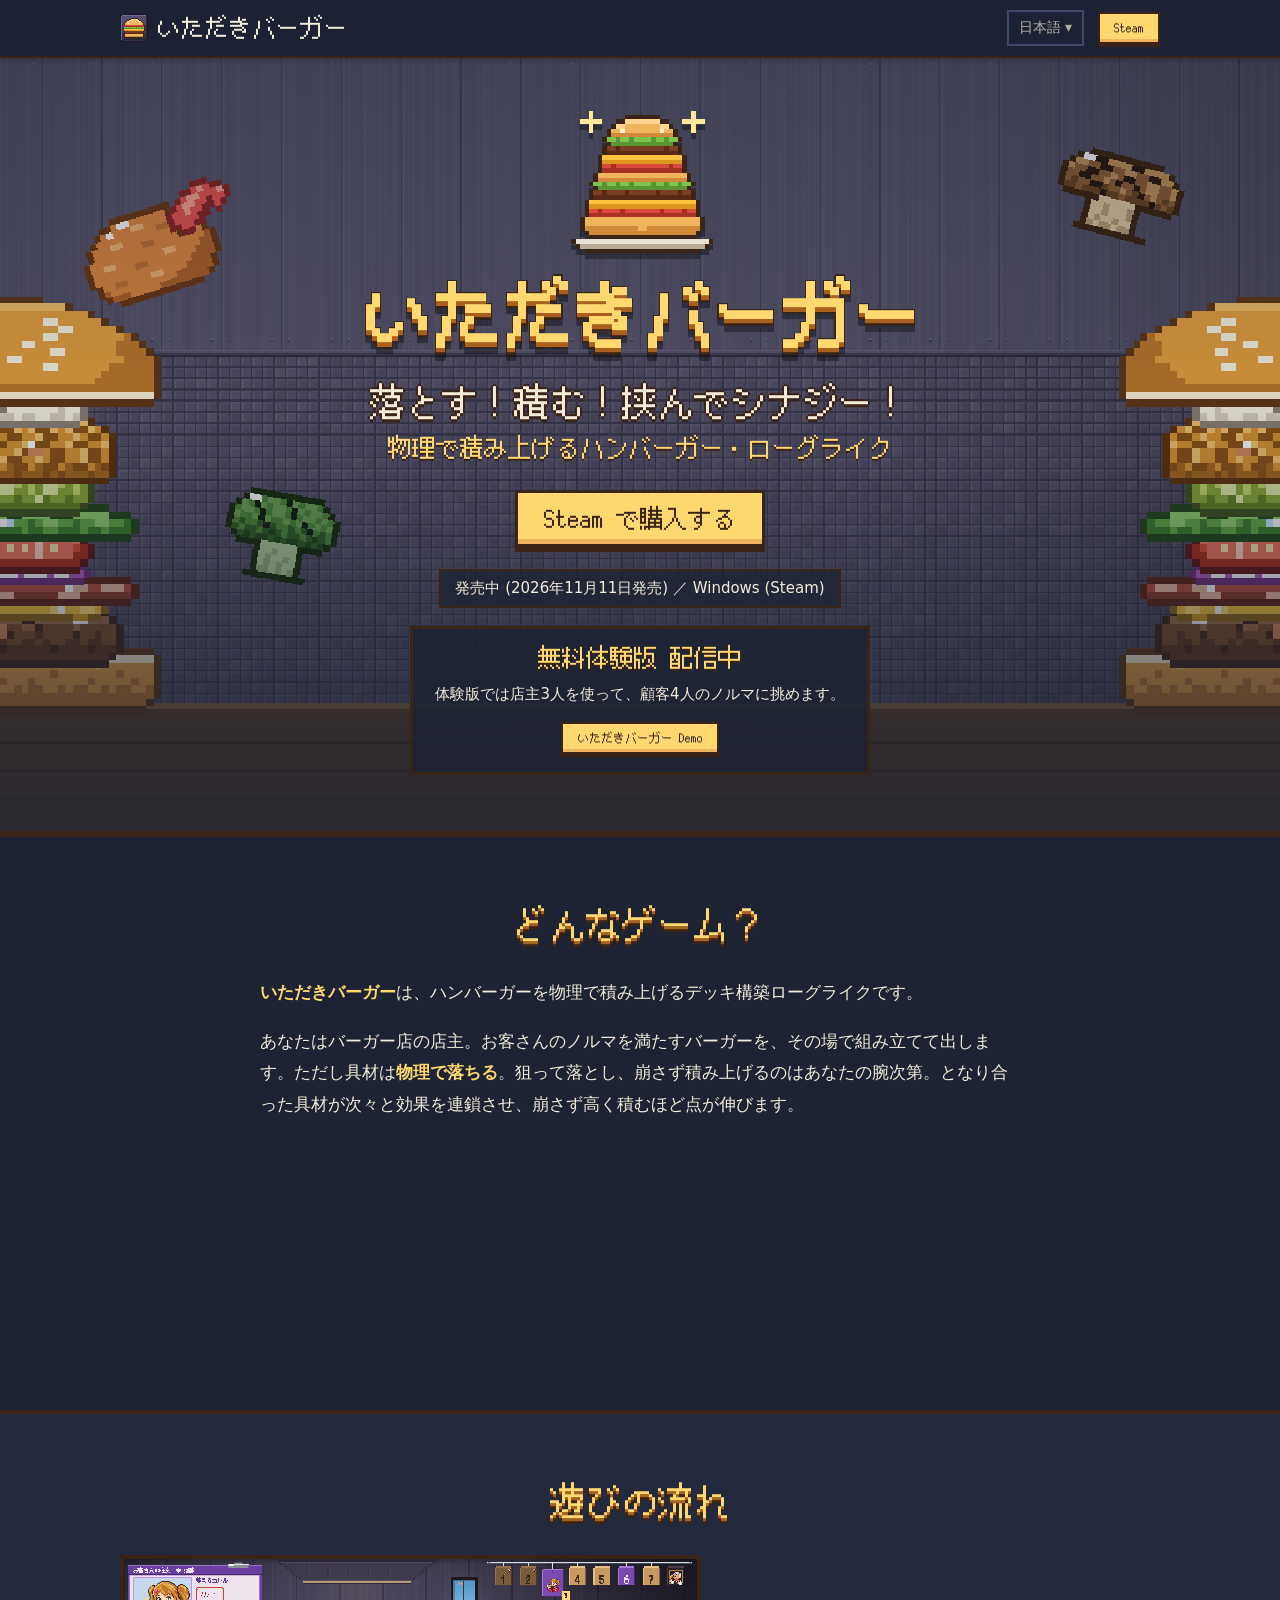
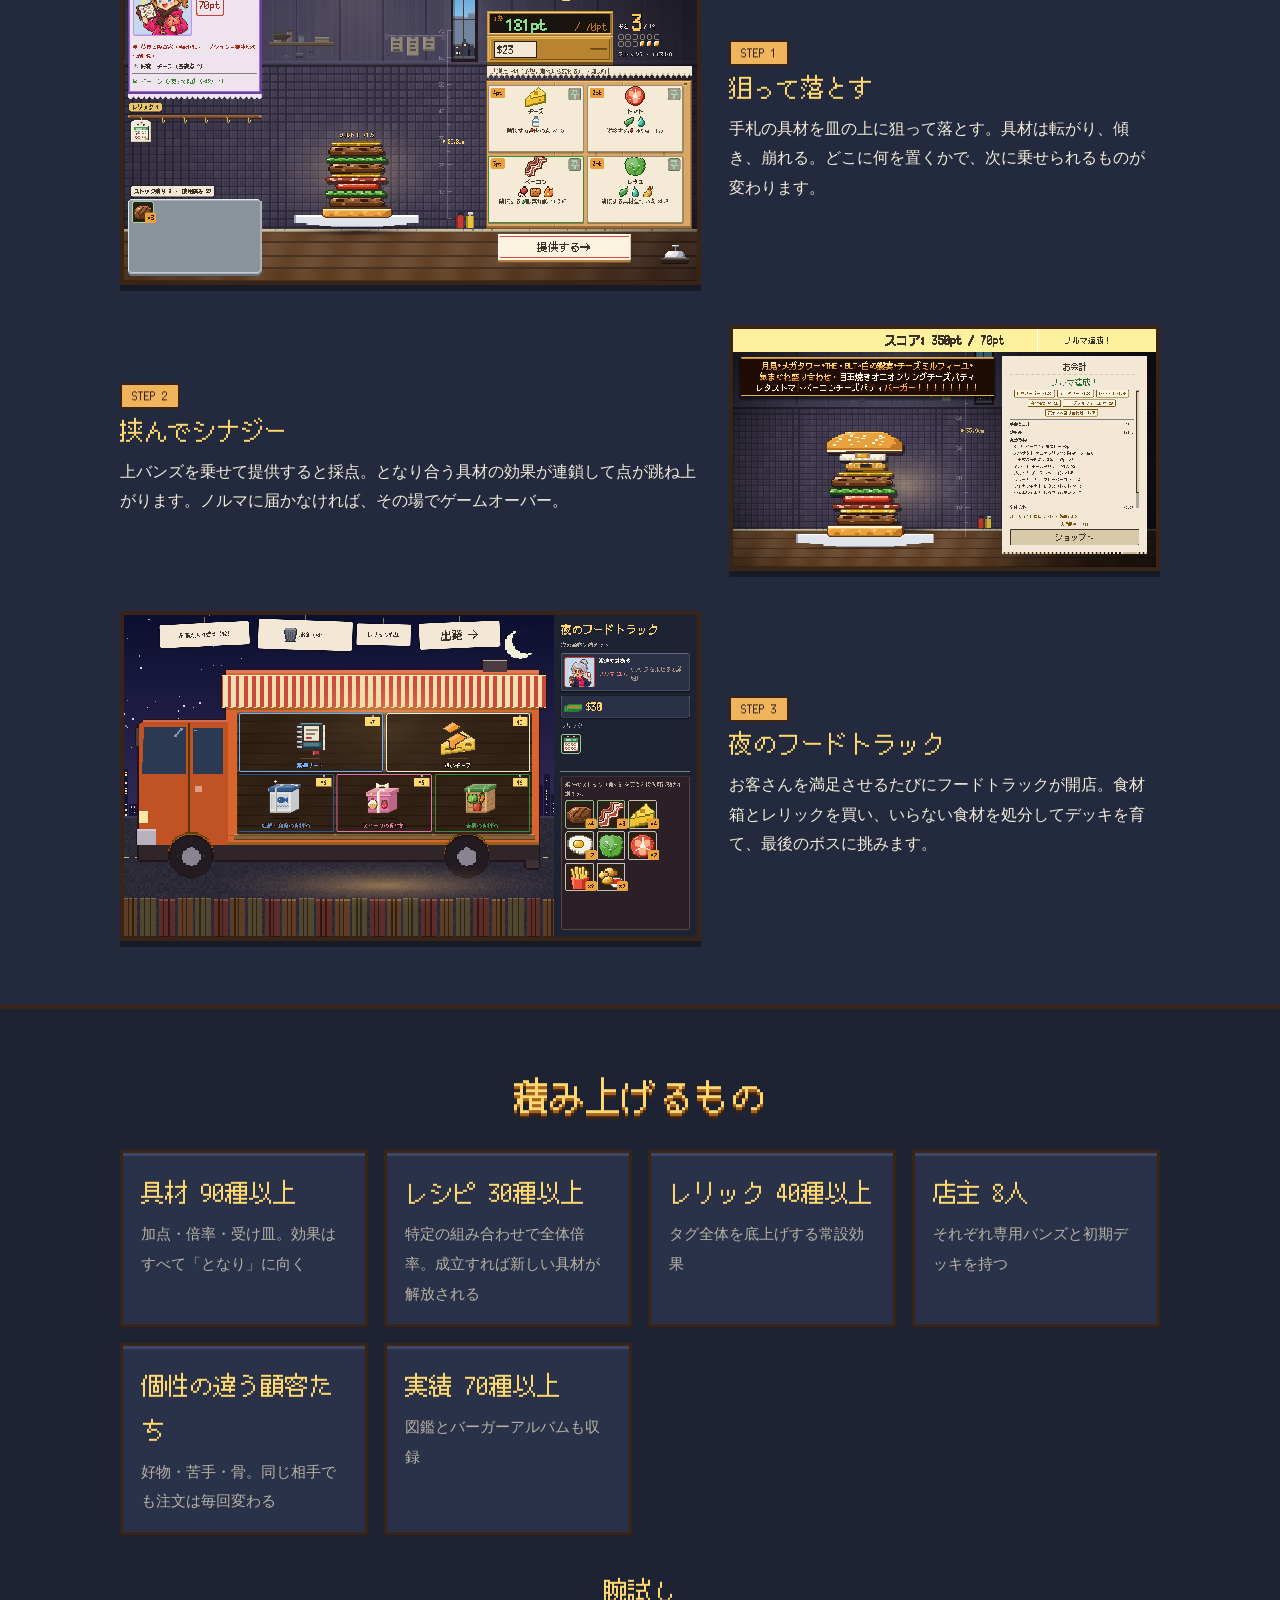
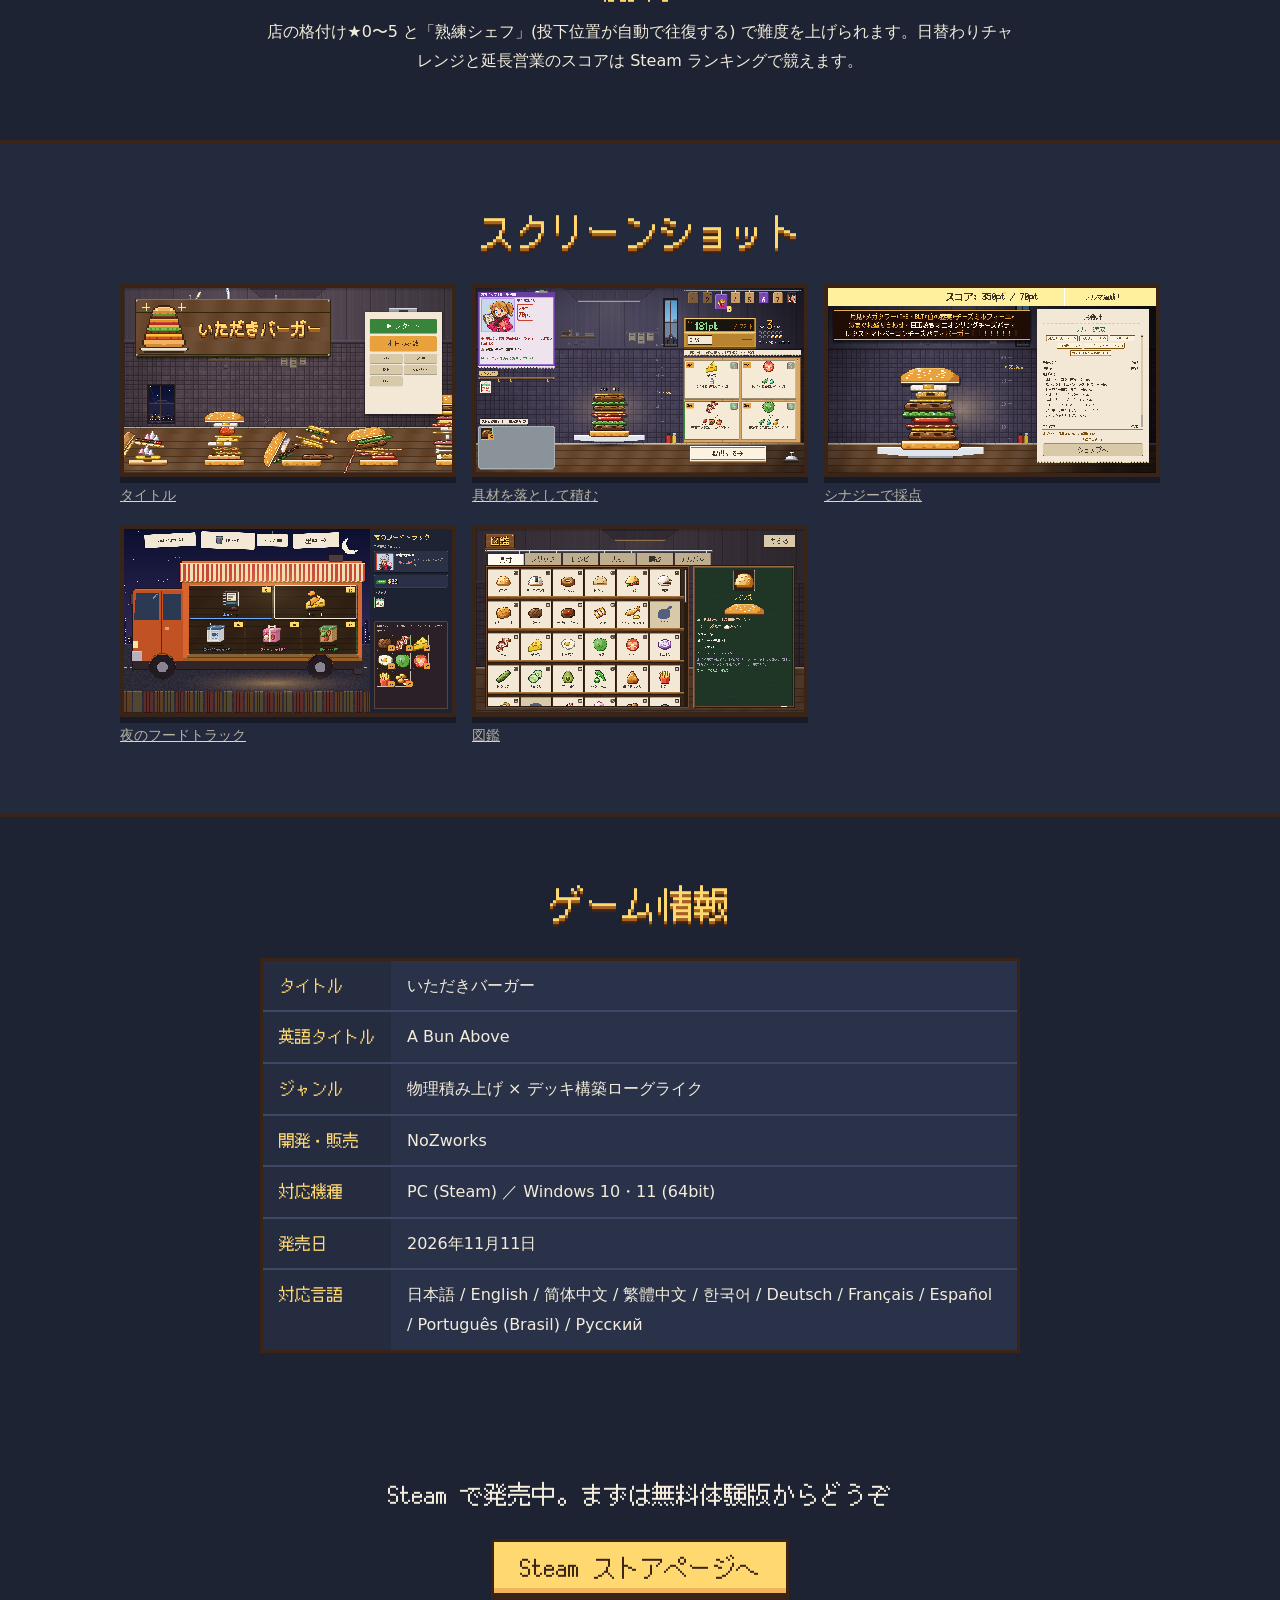
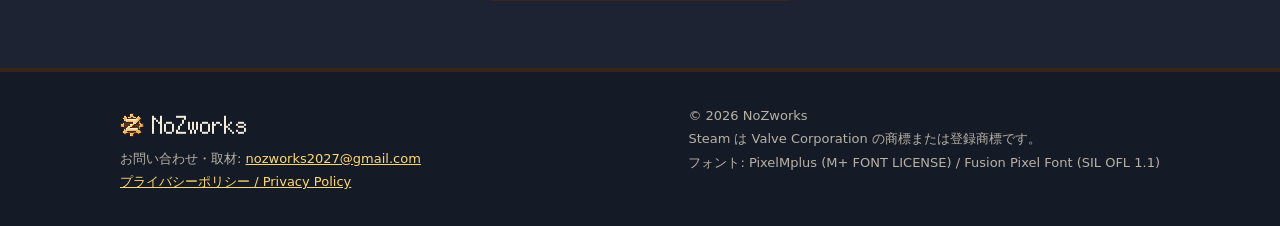
<file: index.html>
<!doctype html>
<html lang="ja">
<head>
<meta charset="utf-8">
<meta name="viewport" content="width=device-width, initial-scale=1">
<title>いただきバーガー｜物理で積むハンバーガー・ローグライク【Steam】</title>
<meta name="description" content="「いただきバーガー」は、具材を物理で落として積み上げるハンバーガー・ローグライク。となり合う具材のシナジーで稼ぎ、崩さず高く積んでお客さんのノルマに挑む。NoZworks 開発、Steam で発売中。">
<link rel="canonical" href="https://kn1111.github.io/itadaki-burger/">
<link rel="alternate" hreflang="ja" href="https://kn1111.github.io/itadaki-burger/">
<link rel="alternate" hreflang="en" href="https://kn1111.github.io/itadaki-burger/en/">
<link rel="alternate" hreflang="zh-Hans" href="https://kn1111.github.io/itadaki-burger/zh-hans/">
<link rel="alternate" hreflang="zh-Hant" href="https://kn1111.github.io/itadaki-burger/zh-hant/">
<link rel="alternate" hreflang="ko" href="https://kn1111.github.io/itadaki-burger/ko/">
<link rel="alternate" hreflang="de" href="https://kn1111.github.io/itadaki-burger/de/">
<link rel="alternate" hreflang="fr" href="https://kn1111.github.io/itadaki-burger/fr/">
<link rel="alternate" hreflang="es" href="https://kn1111.github.io/itadaki-burger/es/">
<link rel="alternate" hreflang="pt-BR" href="https://kn1111.github.io/itadaki-burger/pt-br/">
<link rel="alternate" hreflang="ru" href="https://kn1111.github.io/itadaki-burger/ru/">
<link rel="alternate" hreflang="x-default" href="https://kn1111.github.io/itadaki-burger/en/">
<link rel="icon" type="image/png" sizes="32x32" href="assets/icon-32.png">
<link rel="apple-touch-icon" href="assets/icon-256.png">
<meta name="theme-color" content="#1d2333">

<meta property="og:type" content="website">
<meta property="og:site_name" content="いただきバーガー">
<meta property="og:title" content="いただきバーガー｜物理で積むハンバーガー・ローグライク">
<meta property="og:description" content="積んで、崩さず、シナジーで稼ぐ。物理で積み上げるハンバーガー・ローグライク。Steam で発売中。">
<meta property="og:url" content="https://kn1111.github.io/itadaki-burger/">
<meta property="og:image" content="https://kn1111.github.io/itadaki-burger/assets/og-ja.png">
<meta property="og:locale" content="ja_JP">
<meta property="og:locale:alternate" content="en_US">
<meta property="og:locale:alternate" content="zh_CN">
<meta property="og:locale:alternate" content="zh_TW">
<meta property="og:locale:alternate" content="ko_KR">
<meta property="og:locale:alternate" content="de_DE">
<meta property="og:locale:alternate" content="fr_FR">
<meta property="og:locale:alternate" content="es_LA">
<meta property="og:locale:alternate" content="pt_BR">
<meta property="og:locale:alternate" content="ru_RU">
<meta name="twitter:card" content="summary_large_image">

<script type="application/ld+json">
{
  "@context": "https://schema.org",
  "@type": "VideoGame",
  "name": "いただきバーガー",
  "alternateName": [
    "Itadaki Burger",
    "A Bun Above",
    "顶饱汉堡",
    "頂飽漢堡",
    "탑버거",
    "Burger obenauf",
    "Un pain au-dessus",
    "Burger a Tope",
    "Pão nas Alturas",
    "Булка Что Надо"
  ],
  "url": "https://kn1111.github.io/itadaki-burger/",
  "image": "https://kn1111.github.io/itadaki-burger/assets/og-ja.png",
  "description": "具材を物理で落として積み上げるハンバーガー・ローグライク。となり合う具材のシナジーで稼ぎ、崩さず高く積んでお客さんのノルマに挑む。",
  "genre": [
    "ローグライク",
    "デッキ構築",
    "物理パズル",
    "料理"
  ],
  "gamePlatform": "PC",
  "operatingSystem": "Windows 10 / 11 (64bit)",
  "applicationCategory": "Game",
  "inLanguage": [
    "ja",
    "en",
    "zh-Hans",
    "zh-Hant",
    "ko",
    "de",
    "fr",
    "es",
    "pt-BR",
    "ru"
  ],
  "author": {
    "@type": "Organization",
    "name": "NoZworks"
  },
  "publisher": {
    "@type": "Organization",
    "name": "NoZworks"
  },
  "sameAs": [
    "https://store.steampowered.com/app/5161560/"
  ]
}
</script>
<link rel="stylesheet" href="style.css">
</head>
<body>

<header class="site-header">
  <div class="wrap">
    <a class="brand" href="./"><img class="px" src="assets/icon-32.png" alt="" width="28" height="28"><span class="brand-name">いただきバーガー</span></a>
    <nav class="nav">
      <details class="langs">
        <summary aria-label="言語">日本語</summary>
        <ul>
          <li><a href="./" hreflang="ja" lang="ja" aria-current="page">日本語</a></li>
          <li><a href="en/" hreflang="en" lang="en">English</a></li>
          <li><a href="zh-hans/" hreflang="zh-Hans" lang="zh-Hans">简体中文</a></li>
          <li><a href="zh-hant/" hreflang="zh-Hant" lang="zh-Hant">繁體中文</a></li>
          <li><a href="ko/" hreflang="ko" lang="ko">한국어</a></li>
          <li><a href="de/" hreflang="de" lang="de">Deutsch</a></li>
          <li><a href="fr/" hreflang="fr" lang="fr">Français</a></li>
          <li><a href="es/" hreflang="es" lang="es">Español</a></li>
          <li><a href="pt-br/" hreflang="pt-BR" lang="pt-BR">Português (Brasil)</a></li>
          <li><a href="ru/" hreflang="ru" lang="ru">Русский</a></li>
        </ul>
      </details>
      <a class="btn small" href="https://store.steampowered.com/app/5161560/?l=japanese&utm_source=official_site&utm_medium=web&utm_campaign=site&utm_content=ja">Steam</a>
    </nav>
  </div>
</header>

<main>
  <div class="hero">
    <div class="wrap">
      <h1>
        <img class="logo px" src="assets/logo-ja.png" alt="いただきバーガー">
      </h1>
      <p class="tagline">落とす！積む！挟んでシナジー！</p>
      <p class="alt-name">物理で積み上げるハンバーガー・ローグライク</p>
      <a class="btn" href="https://store.steampowered.com/app/5161560/?l=japanese&utm_source=official_site&utm_medium=web&utm_campaign=site&utm_content=ja">Steam で購入する</a>
      <p class="release">発売中 (2026年11月11日発売) ／ Windows (Steam)</p>
      <div class="demo">
        <p class="fest" data-until="2026-10-26T17:00:00Z">Steam Next Fest</p>
        <p class="demo-h">無料体験版 配信中</p>
        <p class="demo-scope">体験版では店主3人を使って、顧客4人のノルマに挑めます。</p>
        <a class="btn small" href="https://store.steampowered.com/app/5194060/?l=japanese&utm_source=official_site&utm_medium=web&utm_campaign=demo&utm_content=ja">いただきバーガー Demo</a>
      </div>
    </div>
  </div>

  <section id="about">
    <div class="wrap">
      <h2>どんなゲーム？</h2>
      <div class="lead">
        <p><strong>いただきバーガー</strong>は、ハンバーガーを物理で積み上げるデッキ構築ローグライクです。</p>
        <p>あなたはバーガー店の店主。お客さんのノルマを満たすバーガーを、その場で組み立てて出します。ただし具材は<strong>物理で落ちる</strong>。狙って落とし、崩さず積み上げるのはあなたの腕次第。となり合った具材が次々と効果を連鎖させ、崩さず高く積むほど点が伸びます。</p>
      </div>
      <!-- trailer: embed the YouTube video here once it is uploaded
      <div class="trailer"><iframe src="https://www.youtube-nocookie.com/embed/VIDEO_ID" title="いただきバーガー" allowfullscreen></iframe></div>
      -->
      <div class="steam-widget">
        <iframe src="https://store.steampowered.com/widget/5161560/?l=japanese" title="いただきバーガー (Steam)" loading="lazy"></iframe>
      </div>
    </div>
  </section>

  <section id="flow" class="alt">
    <div class="wrap">
      <h2>遊びの流れ</h2>
      <div class="steps">
        <div class="step">
          <img class="shot px" src="assets/ss/ja-2.png" width="1920" height="1080" loading="lazy" alt="皿の上に具材を落として積み上げているゲーム画面">
          <div>
            <span class="num">STEP 1</span>
            <h3>狙って落とす</h3>
            <p>手札の具材を皿の上に狙って落とす。具材は転がり、傾き、崩れる。どこに何を置くかで、次に乗せられるものが変わります。</p>
          </div>
        </div>
        <div class="step">
          <img class="shot px" src="assets/ss/ja-3.png" width="1920" height="1080" loading="lazy" alt="となり合う具材のシナジーで点が伸びる採点画面">
          <div>
            <span class="num">STEP 2</span>
            <h3>挟んでシナジー</h3>
            <p>上バンズを乗せて提供すると採点。となり合う具材の効果が連鎖して点が跳ね上がります。ノルマに届かなければ、その場でゲームオーバー。</p>
          </div>
        </div>
        <div class="step">
          <img class="shot px" src="assets/ss/ja-4.png" width="1920" height="1080" loading="lazy" alt="夜のフードトラックで食材箱とレリックを買うショップ画面">
          <div>
            <span class="num">STEP 3</span>
            <h3>夜のフードトラック</h3>
            <p>お客さんを満足させるたびにフードトラックが開店。食材箱とレリックを買い、いらない食材を処分してデッキを育て、最後のボスに挑みます。</p>
          </div>
        </div>
      </div>
    </div>
  </section>

  <section id="features">
    <div class="wrap">
      <h2>積み上げるもの</h2>
      <ul class="features">
        <li><b>具材 90種以上</b><span>加点・倍率・受け皿。効果はすべて「となり」に向く</span></li>
        <li><b>レシピ 30種以上</b><span>特定の組み合わせで全体倍率。成立すれば新しい具材が解放される</span></li>
        <li><b>レリック 40種以上</b><span>タグ全体を底上げする常設効果</span></li>
        <li><b>店主 8人</b><span>それぞれ専用バンズと初期デッキを持つ</span></li>
        <li><b>個性の違う顧客たち</b><span>好物・苦手・骨。同じ相手でも注文は毎回変わる</span></li>
        <li><b>実績 70種以上</b><span>図鑑とバーガーアルバムも収録</span></li>
      </ul>
      <div class="challenge">
        <h3>腕試し</h3>
        <p>店の格付け★0〜5 と「熟練シェフ」(投下位置が自動で往復する) で難度を上げられます。日替わりチャレンジと延長営業のスコアは Steam ランキングで競えます。</p>
      </div>
    </div>
  </section>

  <section id="screenshots" class="alt">
    <div class="wrap">
      <h2>スクリーンショット</h2>
      <div class="gallery">
        <a href="assets/ss/ja-1.png"><figure><img class="shot px" src="assets/ss/ja-1.png" width="1920" height="1080" loading="lazy" alt="いただきバーガーのタイトル画面"><figcaption>タイトル</figcaption></figure></a>
        <a href="assets/ss/ja-2.png"><figure><img class="shot px" src="assets/ss/ja-2.png" width="1920" height="1080" loading="lazy" alt="具材を積み上げるゲーム画面"><figcaption>具材を落として積む</figcaption></figure></a>
        <a href="assets/ss/ja-3.png"><figure><img class="shot px" src="assets/ss/ja-3.png" width="1920" height="1080" loading="lazy" alt="シナジーが連鎖する採点画面"><figcaption>シナジーで採点</figcaption></figure></a>
        <a href="assets/ss/ja-4.png"><figure><img class="shot px" src="assets/ss/ja-4.png" width="1920" height="1080" loading="lazy" alt="夜のフードトラックのショップ画面"><figcaption>夜のフードトラック</figcaption></figure></a>
        <a href="assets/ss/ja-5.png"><figure><img class="shot px" src="assets/ss/ja-5.png" width="1920" height="1080" loading="lazy" alt="集めた具材やレシピを見返せる図鑑の画面"><figcaption>図鑑</figcaption></figure></a>
      </div>
    </div>
  </section>

  <section id="info">
    <div class="wrap">
      <h2>ゲーム情報</h2>
      <dl class="facts">
        <dt>タイトル</dt><dd>いただきバーガー</dd>
        <dt>英語タイトル</dt><dd><span lang="en">A Bun Above</span></dd>
        <dt>ジャンル</dt><dd>物理積み上げ × デッキ構築ローグライク</dd>
        <dt>開発・販売</dt><dd>NoZworks</dd>
        <dt>対応機種</dt><dd>PC (Steam) ／ Windows 10・11 (64bit)</dd>
        <dt>発売日</dt><dd>2026年11月11日</dd>
        <dt>対応言語</dt><dd>日本語 / English / 简体中文 / 繁體中文 / 한국어 / Deutsch / Français / Español / Português (Brasil) / Русский</dd>
      </dl>
    </div>
  </section>

  <div class="cta-bottom">
    <p>Steam で発売中。まずは無料体験版からどうぞ</p>
    <a class="btn" href="https://store.steampowered.com/app/5161560/?l=japanese&utm_source=official_site&utm_medium=web&utm_campaign=site&utm_content=ja">Steam ストアページへ</a>
  </div>
</main>

<footer class="site-footer">
  <div class="wrap">
    <div>
      <p class="maker"><img class="px" src="assets/nozworks-gear.png" alt="" width="24" height="24">NoZworks</p>
      <p>お問い合わせ・取材: <a href="mailto:nozworks2027@gmail.com">nozworks2027@gmail.com</a></p>
      <p><a href="privacy/">プライバシーポリシー / Privacy Policy</a></p>
    </div>
    <div>
      <p>&copy; 2026 NoZworks</p>
      <p>Steam は Valve Corporation の商標または登録商標です。</p>
      <p>フォント: PixelMplus (M+ FONT LICENSE) / Fusion Pixel Font (SIL OFL 1.1)</p>
    </div>
  </div>
</footer>

<script>document.querySelectorAll("[data-until]").forEach(function (e) { if (Date.now() > Date.parse(e.dataset.until)) e.remove(); });</script>
</body>
</html>
</file>
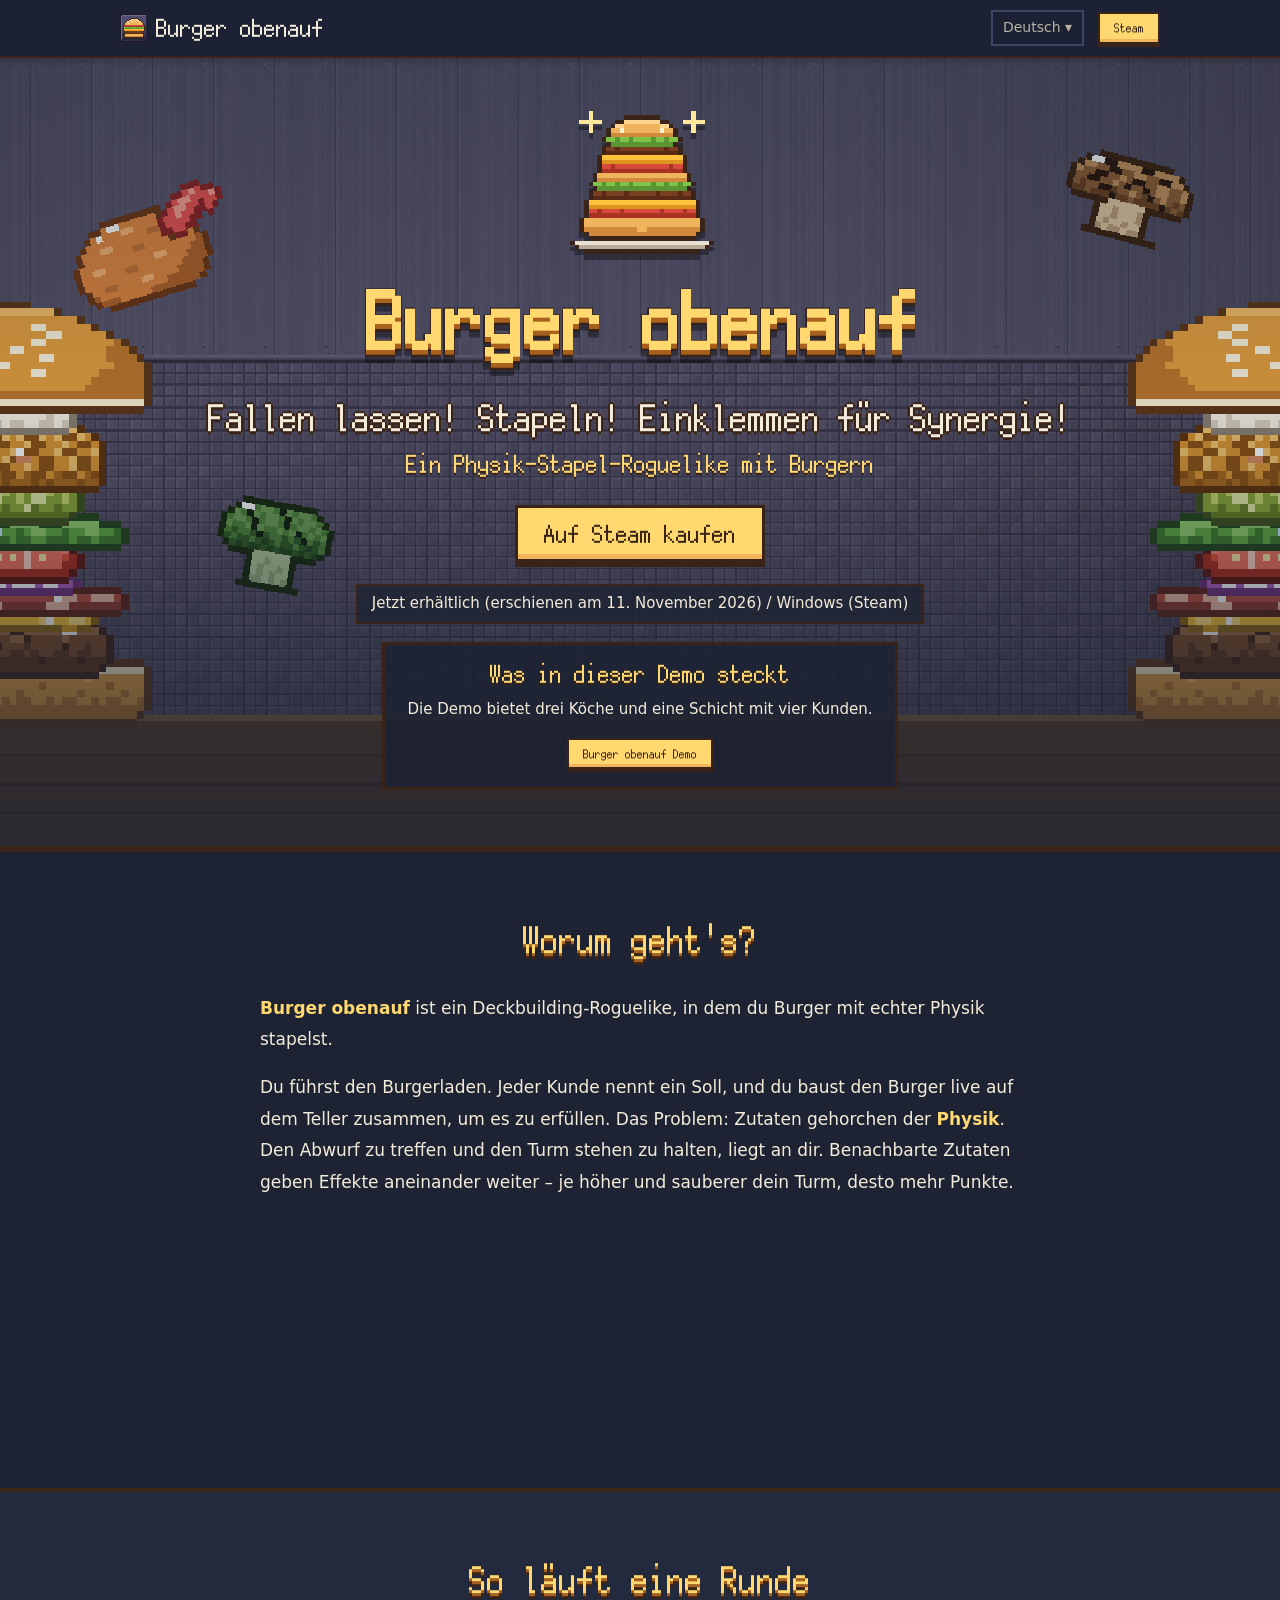
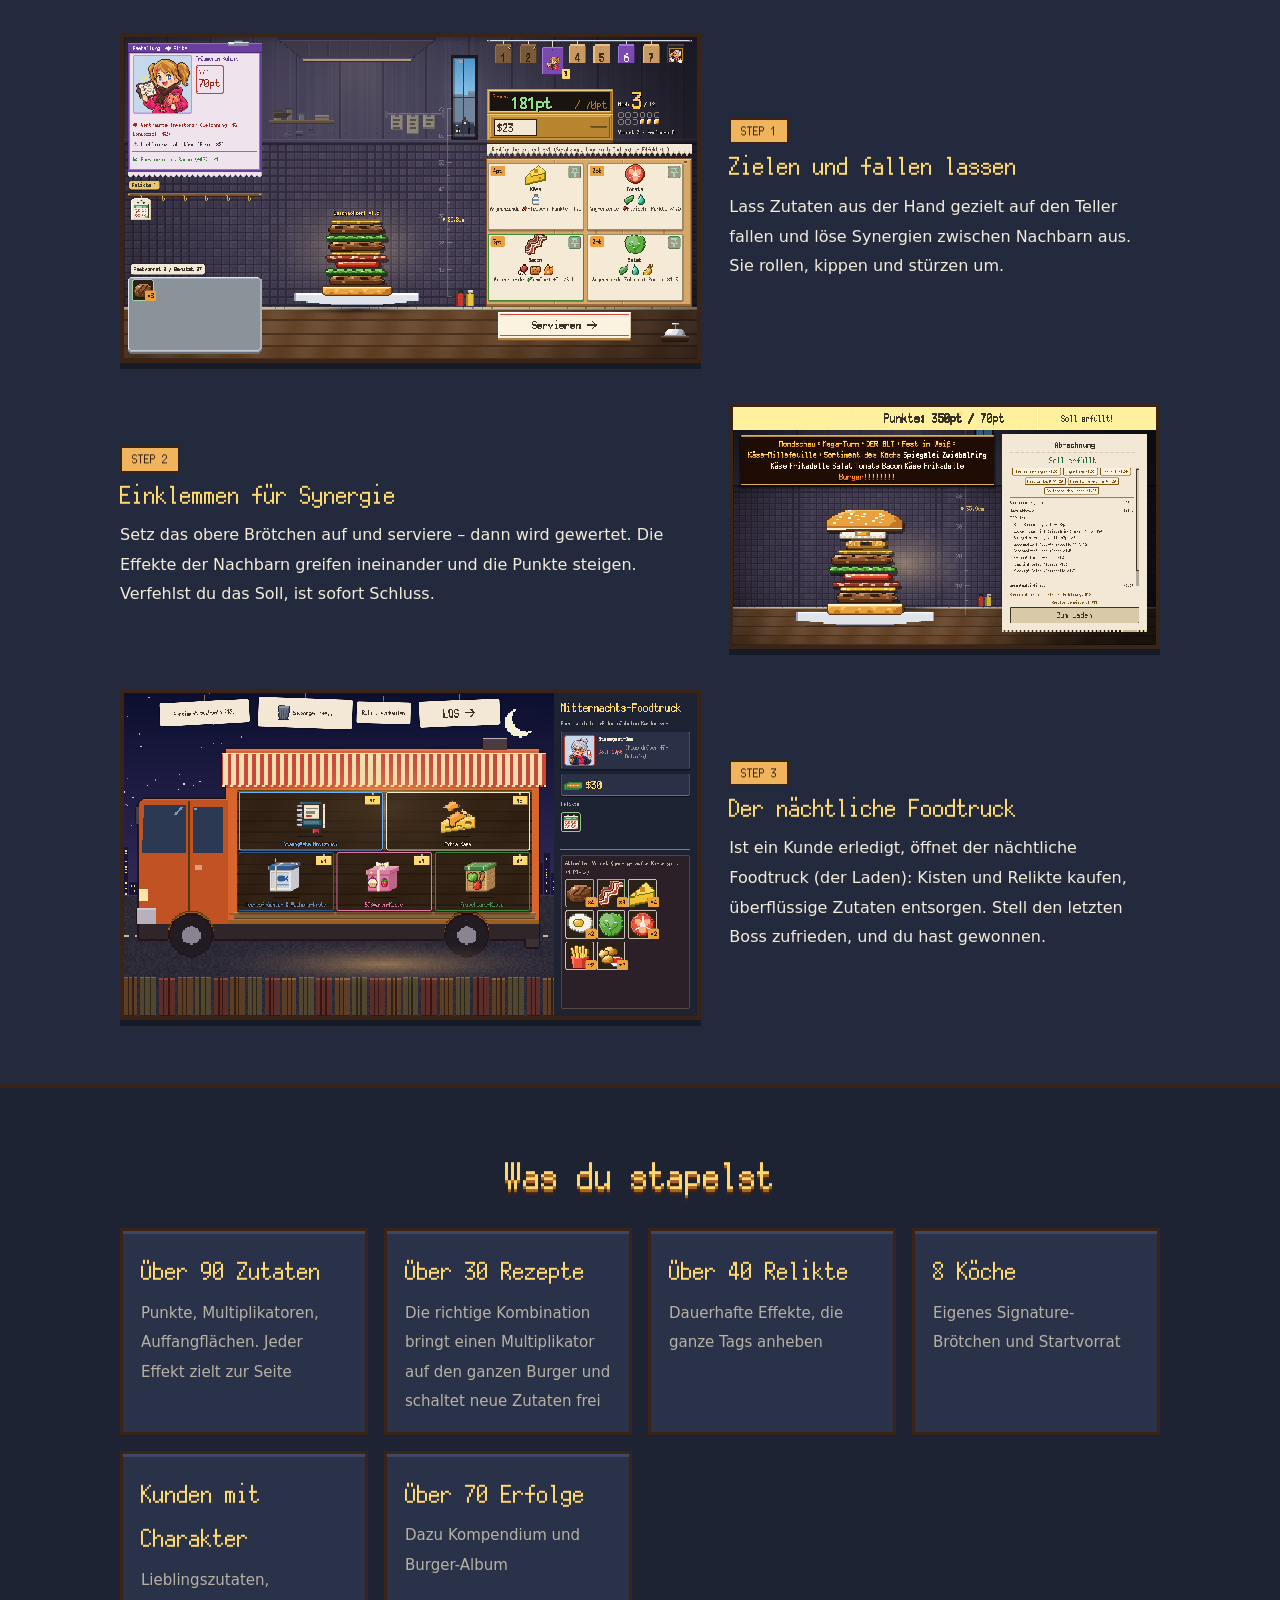
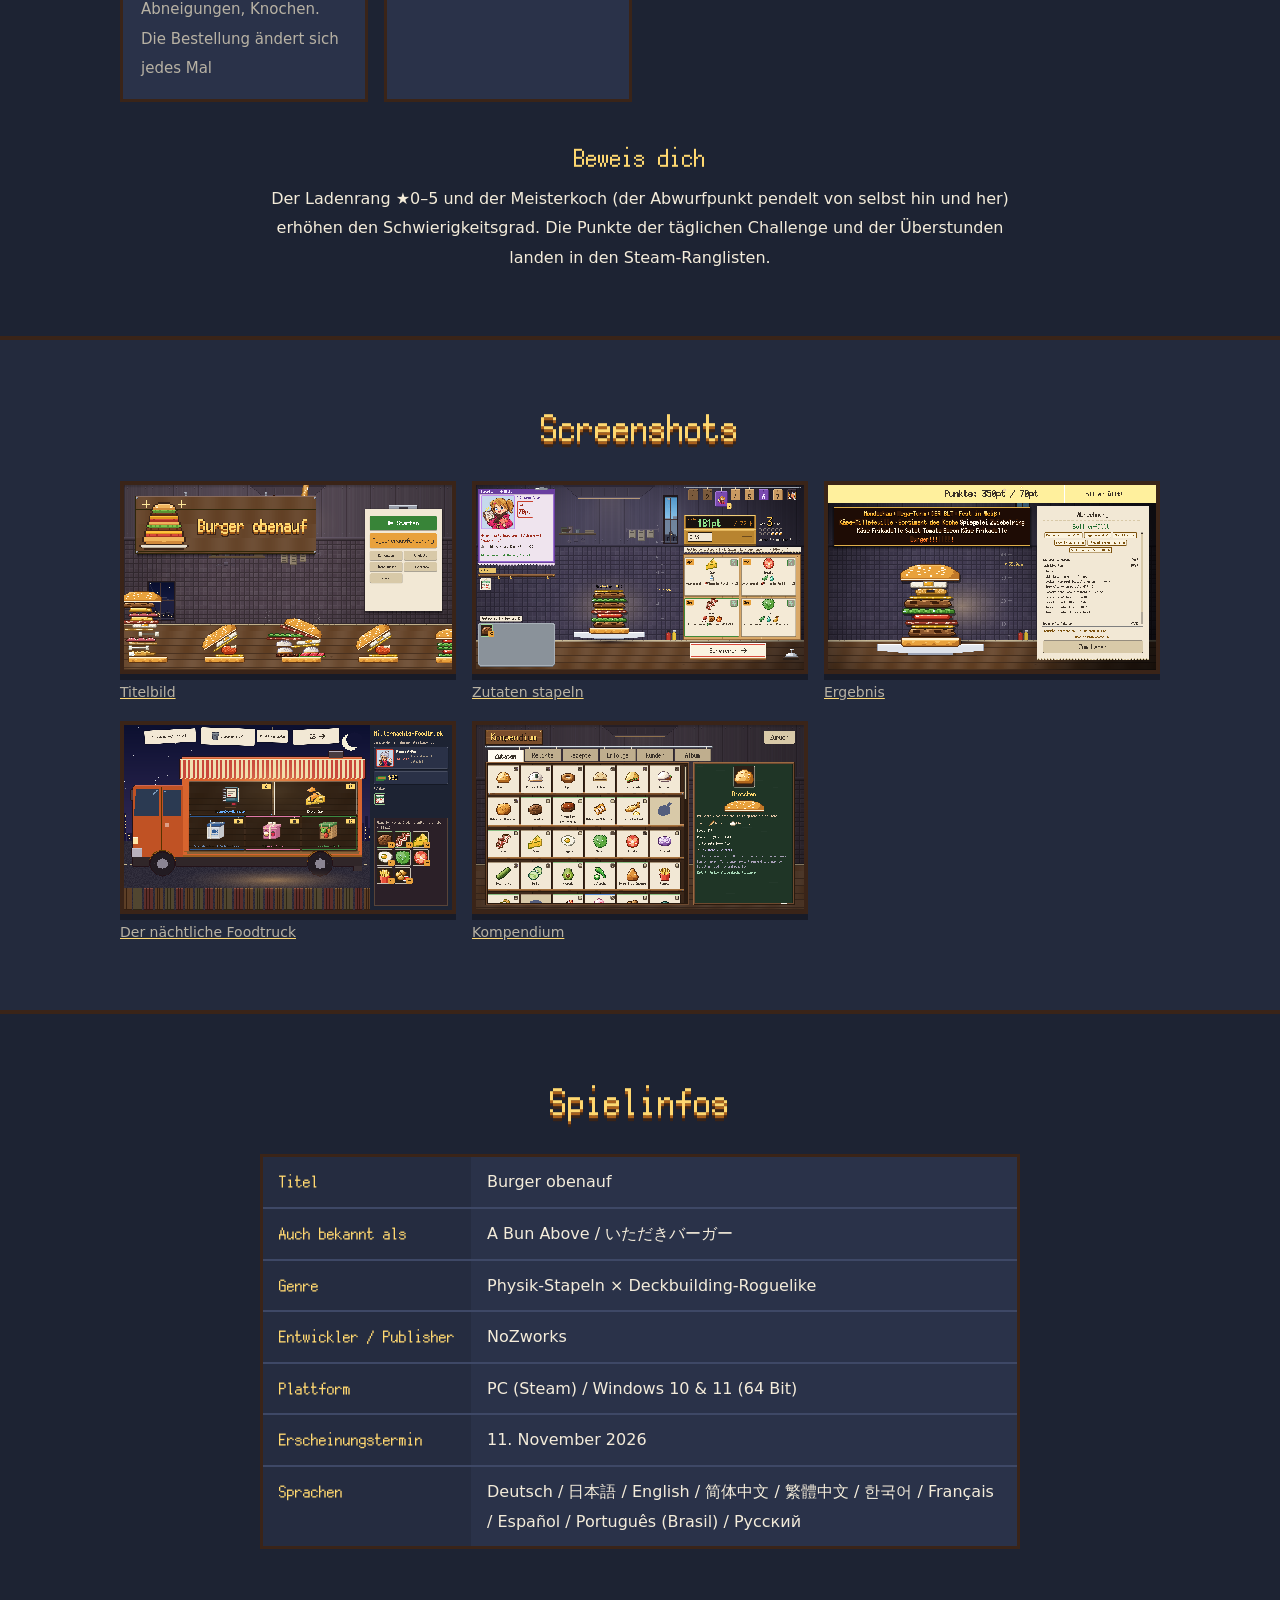
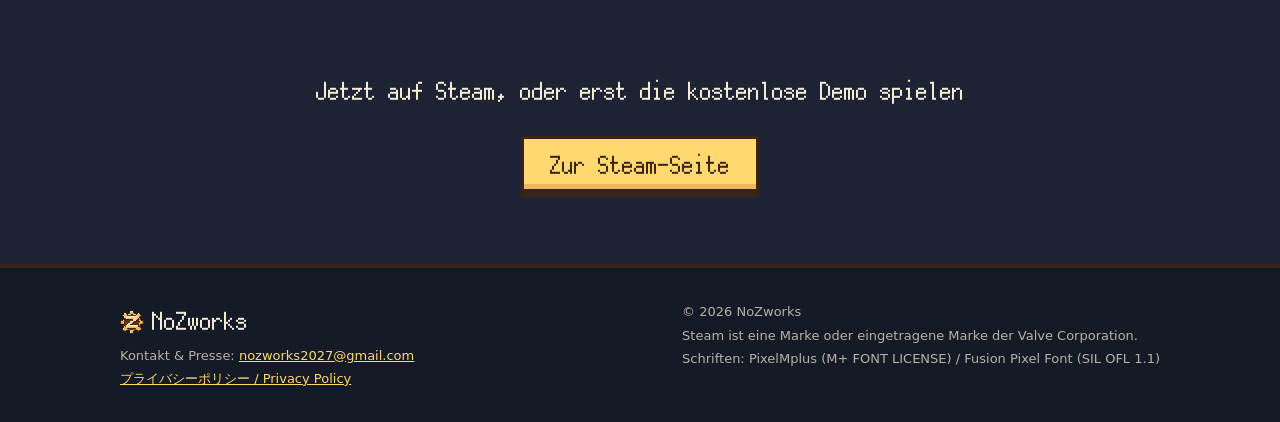
<file: de/index.html>
<!doctype html>
<html lang="de">
<head>
<meta charset="utf-8">
<meta name="viewport" content="width=device-width, initial-scale=1">
<title>Burger obenauf – Physik-Stapel-Roguelike mit Burgern | Steam</title>
<meta name="description" content="Burger obenauf (いただきバーガー) ist ein Roguelike, in dem du Burger mit echter Physik stapelst. Lass Zutaten fallen, löse Synergien zwischen Nachbarn aus und halte den Turm stehen, um das Soll jedes Kunden zu erfüllen. Von NoZworks, jetzt auf Steam erhältlich.">
<link rel="canonical" href="https://kn1111.github.io/itadaki-burger/de/">
<link rel="alternate" hreflang="ja" href="https://kn1111.github.io/itadaki-burger/">
<link rel="alternate" hreflang="en" href="https://kn1111.github.io/itadaki-burger/en/">
<link rel="alternate" hreflang="zh-Hans" href="https://kn1111.github.io/itadaki-burger/zh-hans/">
<link rel="alternate" hreflang="zh-Hant" href="https://kn1111.github.io/itadaki-burger/zh-hant/">
<link rel="alternate" hreflang="ko" href="https://kn1111.github.io/itadaki-burger/ko/">
<link rel="alternate" hreflang="de" href="https://kn1111.github.io/itadaki-burger/de/">
<link rel="alternate" hreflang="fr" href="https://kn1111.github.io/itadaki-burger/fr/">
<link rel="alternate" hreflang="es" href="https://kn1111.github.io/itadaki-burger/es/">
<link rel="alternate" hreflang="pt-BR" href="https://kn1111.github.io/itadaki-burger/pt-br/">
<link rel="alternate" hreflang="ru" href="https://kn1111.github.io/itadaki-burger/ru/">
<link rel="alternate" hreflang="x-default" href="https://kn1111.github.io/itadaki-burger/en/">
<link rel="icon" type="image/png" sizes="32x32" href="../assets/icon-32.png">
<link rel="apple-touch-icon" href="../assets/icon-256.png">
<meta name="theme-color" content="#1d2333">

<meta property="og:type" content="website">
<meta property="og:site_name" content="Burger obenauf">
<meta property="og:title" content="Burger obenauf – Physik-Stapel-Roguelike">
<meta property="og:description" content="Stapeln, nicht umwerfen, mit Synergien Kasse machen. Jetzt auf Steam erhältlich.">
<meta property="og:url" content="https://kn1111.github.io/itadaki-burger/de/">
<meta property="og:image" content="https://kn1111.github.io/itadaki-burger/assets/og-de.png">
<meta property="og:locale" content="de_DE">
<meta property="og:locale:alternate" content="ja_JP">
<meta property="og:locale:alternate" content="en_US">
<meta property="og:locale:alternate" content="zh_CN">
<meta property="og:locale:alternate" content="zh_TW">
<meta property="og:locale:alternate" content="ko_KR">
<meta property="og:locale:alternate" content="fr_FR">
<meta property="og:locale:alternate" content="es_LA">
<meta property="og:locale:alternate" content="pt_BR">
<meta property="og:locale:alternate" content="ru_RU">
<meta name="twitter:card" content="summary_large_image">

<script type="application/ld+json">
{
  "@context": "https://schema.org",
  "@type": "VideoGame",
  "name": "Burger obenauf",
  "alternateName": [
    "いただきバーガー",
    "Itadaki Burger",
    "A Bun Above",
    "顶饱汉堡",
    "頂飽漢堡",
    "탑버거",
    "Un pain au-dessus",
    "Burger a Tope",
    "Pão nas Alturas",
    "Булка Что Надо"
  ],
  "url": "https://kn1111.github.io/itadaki-burger/de/",
  "image": "https://kn1111.github.io/itadaki-burger/assets/og-de.png",
  "description": "Ein Physik-Stapel-Roguelike, in dem benachbarte Zutaten Effekte aneinander weitergeben – je höher und sauberer dein Turm, desto mehr Punkte.",
  "genre": [
    "Roguelike",
    "Deckbuilding",
    "Physik-Puzzle",
    "Kochen"
  ],
  "gamePlatform": "PC",
  "operatingSystem": "Windows 10 / 11 (64 Bit)",
  "applicationCategory": "Game",
  "inLanguage": [
    "ja",
    "en",
    "zh-Hans",
    "zh-Hant",
    "ko",
    "de",
    "fr",
    "es",
    "pt-BR",
    "ru"
  ],
  "author": {
    "@type": "Organization",
    "name": "NoZworks"
  },
  "publisher": {
    "@type": "Organization",
    "name": "NoZworks"
  },
  "sameAs": [
    "https://store.steampowered.com/app/5161560/"
  ]
}
</script>
<link rel="stylesheet" href="../style.css">
</head>
<body>

<header class="site-header">
  <div class="wrap">
    <a class="brand" href="./"><img class="px" src="../assets/icon-32.png" alt="" width="28" height="28"><span class="brand-name">Burger obenauf</span></a>
    <nav class="nav">
      <details class="langs">
        <summary aria-label="Sprache">Deutsch</summary>
        <ul>
          <li><a href="../" hreflang="ja" lang="ja">日本語</a></li>
          <li><a href="../en/" hreflang="en" lang="en">English</a></li>
          <li><a href="../zh-hans/" hreflang="zh-Hans" lang="zh-Hans">简体中文</a></li>
          <li><a href="../zh-hant/" hreflang="zh-Hant" lang="zh-Hant">繁體中文</a></li>
          <li><a href="../ko/" hreflang="ko" lang="ko">한국어</a></li>
          <li><a href="../de/" hreflang="de" lang="de" aria-current="page">Deutsch</a></li>
          <li><a href="../fr/" hreflang="fr" lang="fr">Français</a></li>
          <li><a href="../es/" hreflang="es" lang="es">Español</a></li>
          <li><a href="../pt-br/" hreflang="pt-BR" lang="pt-BR">Português (Brasil)</a></li>
          <li><a href="../ru/" hreflang="ru" lang="ru">Русский</a></li>
        </ul>
      </details>
      <a class="btn small" href="https://store.steampowered.com/app/5161560/?l=german&utm_source=official_site&utm_medium=web&utm_campaign=site&utm_content=de">Steam</a>
    </nav>
  </div>
</header>

<main>
  <div class="hero">
    <div class="wrap">
      <h1>
        <img class="logo px" src="../assets/logo-de.png" alt="Burger obenauf">
      </h1>
      <p class="tagline">Fallen lassen! Stapeln! Einklemmen für Synergie!</p>
      <p class="alt-name">Ein Physik-Stapel-Roguelike mit Burgern</p>
      <a class="btn" href="https://store.steampowered.com/app/5161560/?l=german&utm_source=official_site&utm_medium=web&utm_campaign=site&utm_content=de">Auf Steam kaufen</a>
      <p class="release">Jetzt erhältlich (erschienen am 11. November 2026) / Windows (Steam)</p>
      <div class="demo">
        <p class="fest" data-until="2026-10-26T17:00:00Z">Steam Next Fest</p>
        <p class="demo-h">Was in dieser Demo steckt</p>
        <p class="demo-scope">Die Demo bietet drei Köche und eine Schicht mit vier Kunden.</p>
        <a class="btn small" href="https://store.steampowered.com/app/5194060/?l=german&utm_source=official_site&utm_medium=web&utm_campaign=demo&utm_content=de">Burger obenauf Demo</a>
      </div>
    </div>
  </div>

  <section id="about">
    <div class="wrap">
      <h2>Worum geht's?</h2>
      <div class="lead">
        <p><strong>Burger obenauf</strong> ist ein Deckbuilding-Roguelike, in dem du Burger mit echter Physik stapelst.</p>
        <p>Du führst den Burgerladen. Jeder Kunde nennt ein Soll, und du baust den Burger live auf dem Teller zusammen, um es zu erfüllen. Das Problem: Zutaten gehorchen der <strong>Physik</strong>. Den Abwurf zu treffen und den Turm stehen zu halten, liegt an dir. Benachbarte Zutaten geben Effekte aneinander weiter – je höher und sauberer dein Turm, desto mehr Punkte.</p>
      </div>
      <!-- trailer: embed the YouTube video here once it is uploaded
      <div class="trailer"><iframe src="https://www.youtube-nocookie.com/embed/VIDEO_ID" title="Burger obenauf" allowfullscreen></iframe></div>
      -->
      <div class="steam-widget">
        <iframe src="https://store.steampowered.com/widget/5161560/?l=german" title="Burger obenauf (Steam)" loading="lazy"></iframe>
      </div>
    </div>
  </section>

  <section id="flow" class="alt">
    <div class="wrap">
      <h2>So läuft eine Runde</h2>
      <div class="steps">
        <div class="step">
          <img class="shot px" src="../assets/ss/de-2.png" width="1920" height="1080" loading="lazy" alt="Spielszene: Zutaten fallen auf den Teller und werden gestapelt">
          <div>
            <span class="num">STEP 1</span>
            <h3>Zielen und fallen lassen</h3>
            <p>Lass Zutaten aus der Hand gezielt auf den Teller fallen und löse Synergien zwischen Nachbarn aus. Sie rollen, kippen und stürzen um.</p>
          </div>
        </div>
        <div class="step">
          <img class="shot px" src="../assets/ss/de-3.png" width="1920" height="1080" loading="lazy" alt="Ergebnisbildschirm eines Kunden">
          <div>
            <span class="num">STEP 2</span>
            <h3>Einklemmen für Synergie</h3>
            <p>Setz das obere Brötchen auf und serviere – dann wird gewertet. Die Effekte der Nachbarn greifen ineinander und die Punkte steigen. Verfehlst du das Soll, ist sofort Schluss.</p>
          </div>
        </div>
        <div class="step">
          <img class="shot px" src="../assets/ss/de-4.png" width="1920" height="1080" loading="lazy" alt="Der nächtliche Foodtruck mit Kisten und Relikten">
          <div>
            <span class="num">STEP 3</span>
            <h3>Der nächtliche Foodtruck</h3>
            <p>Ist ein Kunde erledigt, öffnet der nächtliche Foodtruck (der Laden): Kisten und Relikte kaufen, überflüssige Zutaten entsorgen. Stell den letzten Boss zufrieden, und du hast gewonnen.</p>
          </div>
        </div>
      </div>
    </div>
  </section>

  <section id="features">
    <div class="wrap">
      <h2>Was du stapelst</h2>
      <ul class="features">
        <li><b>Über 90 Zutaten</b><span>Punkte, Multiplikatoren, Auffangflächen. Jeder Effekt zielt zur Seite</span></li>
        <li><b>Über 30 Rezepte</b><span>Die richtige Kombination bringt einen Multiplikator auf den ganzen Burger und schaltet neue Zutaten frei</span></li>
        <li><b>Über 40 Relikte</b><span>Dauerhafte Effekte, die ganze Tags anheben</span></li>
        <li><b>8 Köche</b><span>Eigenes Signature-Brötchen und Startvorrat</span></li>
        <li><b>Kunden mit Charakter</b><span>Lieblingszutaten, Abneigungen, Knochen. Die Bestellung ändert sich jedes Mal</span></li>
        <li><b>Über 70 Erfolge</b><span>Dazu Kompendium und Burger-Album</span></li>
      </ul>
      <div class="challenge">
        <h3>Beweis dich</h3>
        <p>Der Ladenrang ★0–5 und der Meisterkoch (der Abwurfpunkt pendelt von selbst hin und her) erhöhen den Schwierigkeitsgrad. Die Punkte der täglichen Challenge und der Überstunden landen in den Steam-Ranglisten.</p>
      </div>
    </div>
  </section>

  <section id="screenshots" class="alt">
    <div class="wrap">
      <h2>Screenshots</h2>
      <div class="gallery">
        <a href="../assets/ss/de-1.png"><figure><img class="shot px" src="../assets/ss/de-1.png" width="1920" height="1080" loading="lazy" alt="Titelbildschirm von Burger obenauf"><figcaption>Titelbild</figcaption></figure></a>
        <a href="../assets/ss/de-2.png"><figure><img class="shot px" src="../assets/ss/de-2.png" width="1920" height="1080" loading="lazy" alt="Zutaten auf dem Teller stapeln"><figcaption>Zutaten stapeln</figcaption></figure></a>
        <a href="../assets/ss/de-3.png"><figure><img class="shot px" src="../assets/ss/de-3.png" width="1920" height="1080" loading="lazy" alt="Ergebnisbildschirm eines Kunden"><figcaption>Ergebnis</figcaption></figure></a>
        <a href="../assets/ss/de-4.png"><figure><img class="shot px" src="../assets/ss/de-4.png" width="1920" height="1080" loading="lazy" alt="Der nächtliche Foodtruck (Laden)"><figcaption>Der nächtliche Foodtruck</figcaption></figure></a>
        <a href="../assets/ss/de-5.png"><figure><img class="shot px" src="../assets/ss/de-5.png" width="1920" height="1080" loading="lazy" alt="Kompendium der Zutaten"><figcaption>Kompendium</figcaption></figure></a>
      </div>
    </div>
  </section>

  <section id="info">
    <div class="wrap">
      <h2>Spielinfos</h2>
      <dl class="facts">
        <dt>Titel</dt><dd>Burger obenauf</dd>
        <dt>Auch bekannt als</dt><dd><span lang="en">A Bun Above</span> / <span lang="ja">いただきバーガー</span></dd>
        <dt>Genre</dt><dd>Physik-Stapeln × Deckbuilding-Roguelike</dd>
        <dt>Entwickler / Publisher</dt><dd>NoZworks</dd>
        <dt>Plattform</dt><dd>PC (Steam) / Windows 10 &amp; 11 (64 Bit)</dd>
        <dt>Erscheinungstermin</dt><dd>11. November 2026</dd>
        <dt>Sprachen</dt><dd>Deutsch / 日本語 / English / 简体中文 / 繁體中文 / 한국어 / Français / Español / Português (Brasil) / Русский</dd>
      </dl>
    </div>
  </section>

  <div class="cta-bottom">
    <p>Jetzt auf Steam, oder erst die kostenlose Demo spielen</p>
    <a class="btn" href="https://store.steampowered.com/app/5161560/?l=german&utm_source=official_site&utm_medium=web&utm_campaign=site&utm_content=de">Zur Steam-Seite</a>
  </div>
</main>

<footer class="site-footer">
  <div class="wrap">
    <div>
      <p class="maker"><img class="px" src="../assets/nozworks-gear.png" alt="" width="24" height="24">NoZworks</p>
      <p>Kontakt &amp; Presse: <a href="mailto:nozworks2027@gmail.com">nozworks2027@gmail.com</a></p>
      <p><a href="../privacy/">プライバシーポリシー / Privacy Policy</a></p>
    </div>
    <div>
      <p>&copy; 2026 NoZworks</p>
      <p>Steam ist eine Marke oder eingetragene Marke der Valve Corporation.</p>
      <p>Schriften: PixelMplus (M+ FONT LICENSE) / Fusion Pixel Font (SIL OFL 1.1)</p>
    </div>
  </div>
</footer>

<script>document.querySelectorAll("[data-until]").forEach(function (e) { if (Date.now() > Date.parse(e.dataset.until)) e.remove(); });</script>
</body>
</html>
</file>
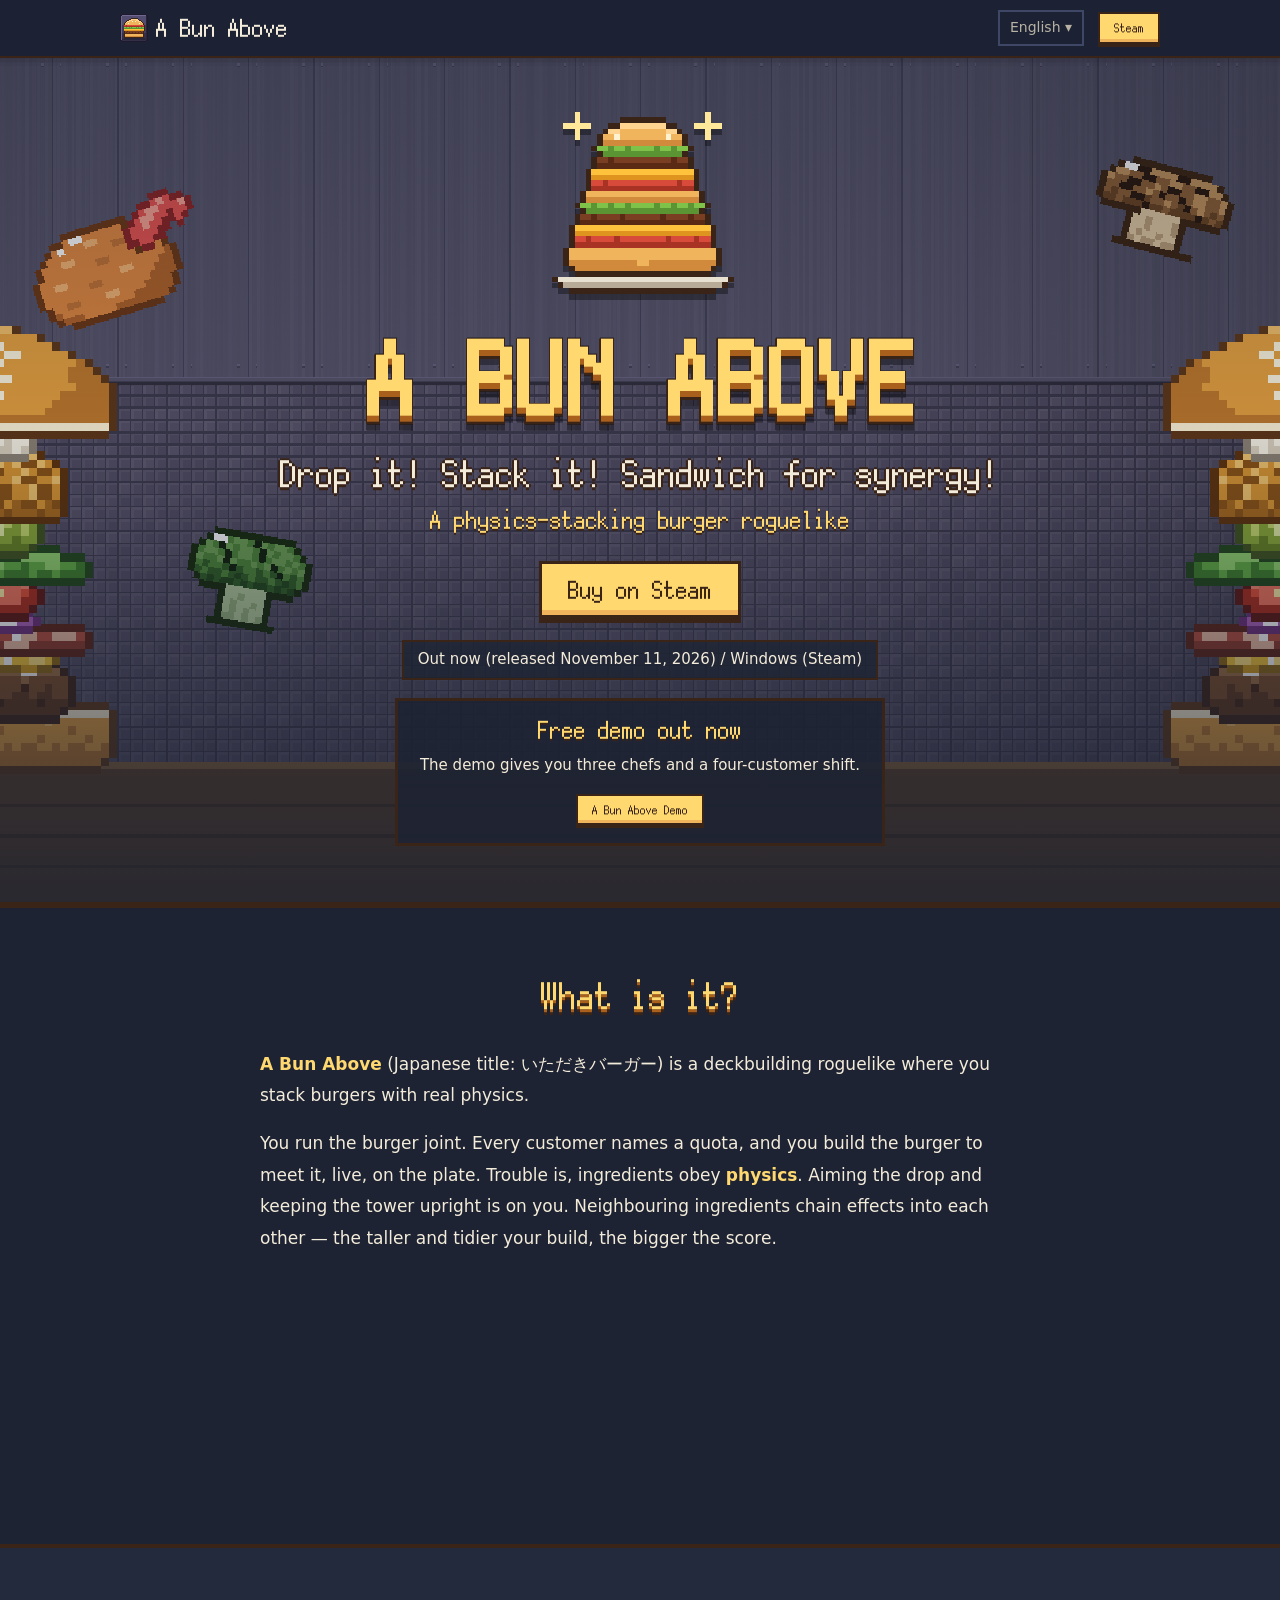
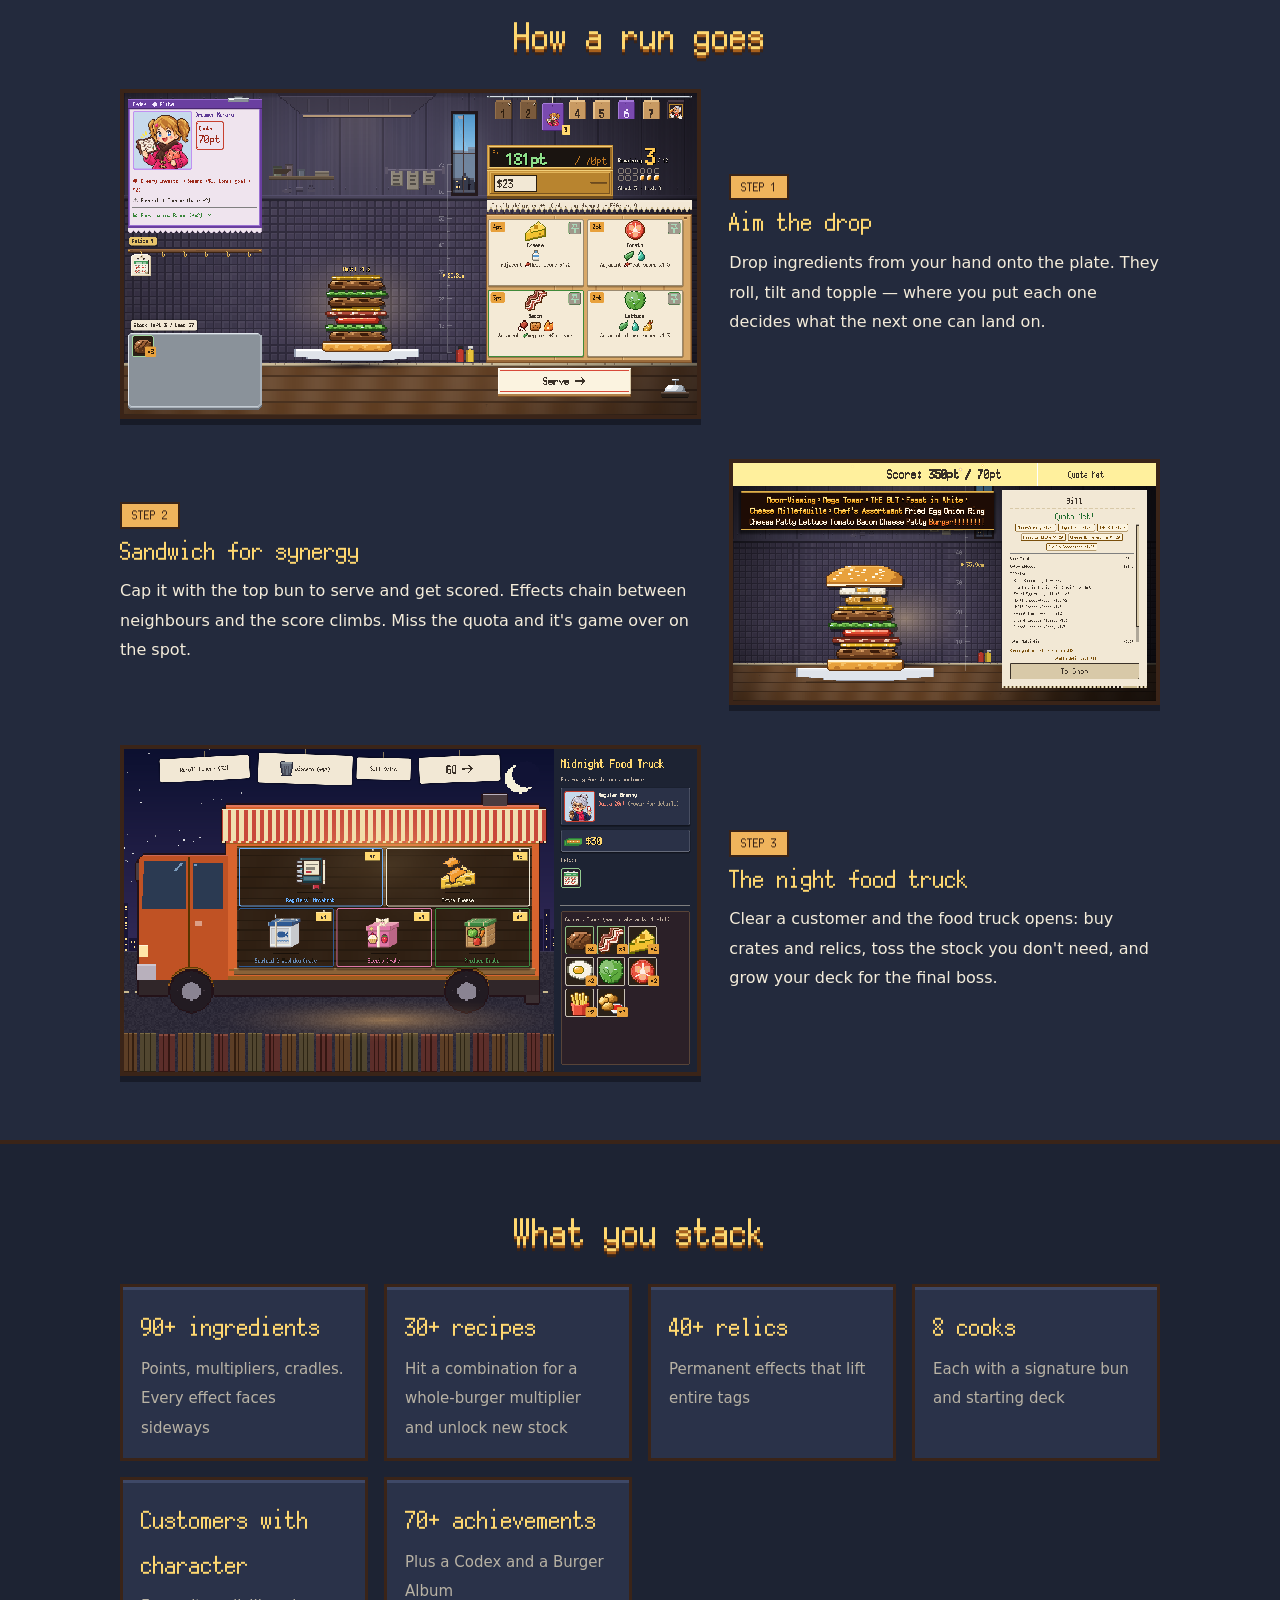
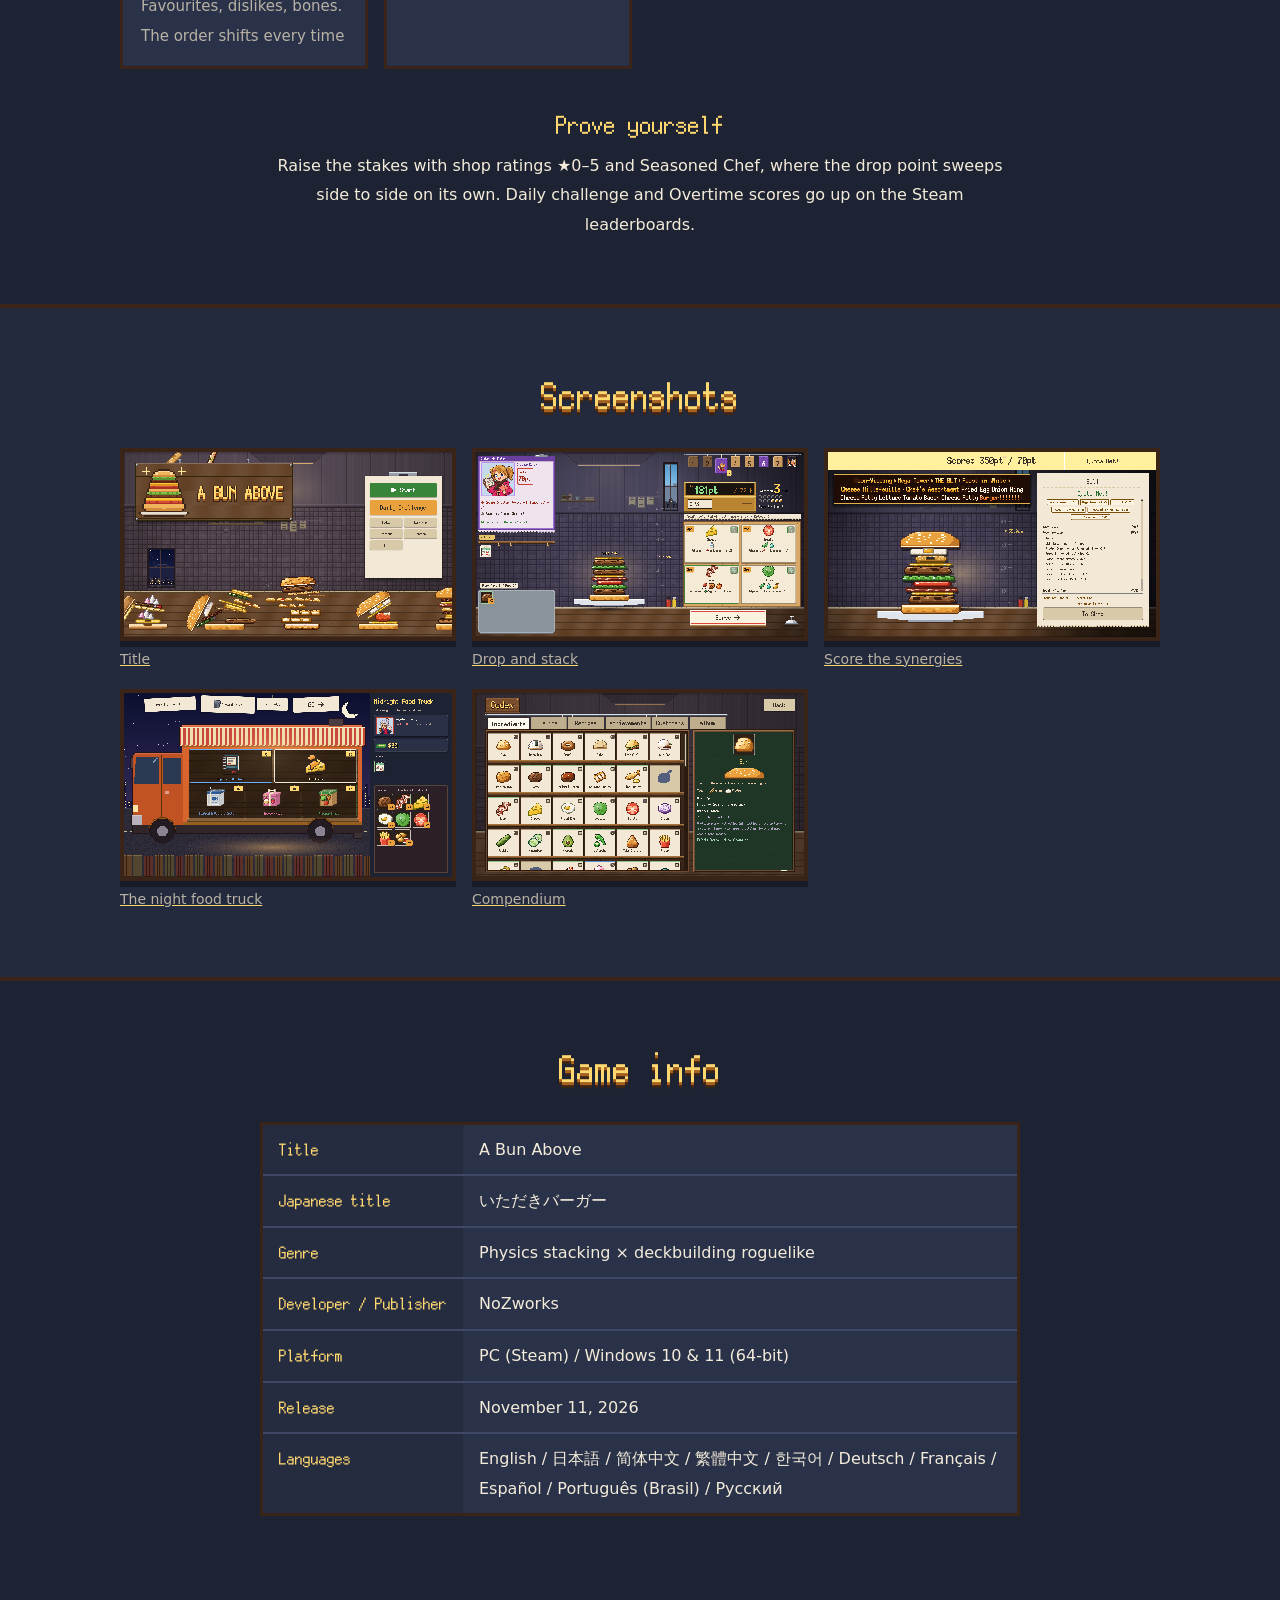
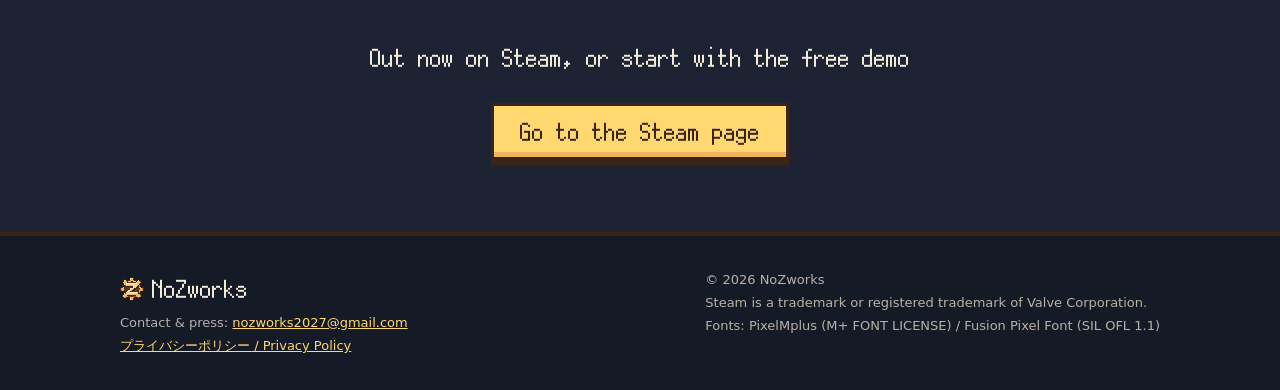
<file: en/index.html>
<!doctype html>
<html lang="en">
<head>
<meta charset="utf-8">
<meta name="viewport" content="width=device-width, initial-scale=1">
<title>A Bun Above — Burger Stacking Roguelike | Steam</title>
<meta name="description" content="A Bun Above (いただきバーガー) is a physics-stacking burger roguelike. Drop ingredients onto the plate, chain synergies between neighbours and keep the tower upright to hit every customer&#x27;s quota. By NoZworks, out now on Steam.">
<link rel="canonical" href="https://kn1111.github.io/itadaki-burger/en/">
<link rel="alternate" hreflang="ja" href="https://kn1111.github.io/itadaki-burger/">
<link rel="alternate" hreflang="en" href="https://kn1111.github.io/itadaki-burger/en/">
<link rel="alternate" hreflang="zh-Hans" href="https://kn1111.github.io/itadaki-burger/zh-hans/">
<link rel="alternate" hreflang="zh-Hant" href="https://kn1111.github.io/itadaki-burger/zh-hant/">
<link rel="alternate" hreflang="ko" href="https://kn1111.github.io/itadaki-burger/ko/">
<link rel="alternate" hreflang="de" href="https://kn1111.github.io/itadaki-burger/de/">
<link rel="alternate" hreflang="fr" href="https://kn1111.github.io/itadaki-burger/fr/">
<link rel="alternate" hreflang="es" href="https://kn1111.github.io/itadaki-burger/es/">
<link rel="alternate" hreflang="pt-BR" href="https://kn1111.github.io/itadaki-burger/pt-br/">
<link rel="alternate" hreflang="ru" href="https://kn1111.github.io/itadaki-burger/ru/">
<link rel="alternate" hreflang="x-default" href="https://kn1111.github.io/itadaki-burger/en/">
<link rel="icon" type="image/png" sizes="32x32" href="../assets/icon-32.png">
<link rel="apple-touch-icon" href="../assets/icon-256.png">
<meta name="theme-color" content="#1d2333">

<meta property="og:type" content="website">
<meta property="og:site_name" content="A Bun Above">
<meta property="og:title" content="A Bun Above — Burger Stacking Roguelike">
<meta property="og:description" content="Stack it. Don&#x27;t drop it. Cash in on synergy. A physics-stacking burger roguelike. Out now on Steam.">
<meta property="og:url" content="https://kn1111.github.io/itadaki-burger/en/">
<meta property="og:image" content="https://kn1111.github.io/itadaki-burger/assets/og-en.png">
<meta property="og:locale" content="en_US">
<meta property="og:locale:alternate" content="ja_JP">
<meta property="og:locale:alternate" content="zh_CN">
<meta property="og:locale:alternate" content="zh_TW">
<meta property="og:locale:alternate" content="ko_KR">
<meta property="og:locale:alternate" content="de_DE">
<meta property="og:locale:alternate" content="fr_FR">
<meta property="og:locale:alternate" content="es_LA">
<meta property="og:locale:alternate" content="pt_BR">
<meta property="og:locale:alternate" content="ru_RU">
<meta name="twitter:card" content="summary_large_image">

<script type="application/ld+json">
{
  "@context": "https://schema.org",
  "@type": "VideoGame",
  "name": "A Bun Above",
  "alternateName": [
    "いただきバーガー",
    "Itadaki Burger",
    "顶饱汉堡",
    "頂飽漢堡",
    "탑버거",
    "Burger obenauf",
    "Un pain au-dessus",
    "Burger a Tope",
    "Pão nas Alturas",
    "Булка Что Надо"
  ],
  "url": "https://kn1111.github.io/itadaki-burger/en/",
  "image": "https://kn1111.github.io/itadaki-burger/assets/og-en.png",
  "description": "A physics-stacking burger roguelike where neighbouring ingredients chain effects into each other. The taller and tidier your build, the bigger the score.",
  "genre": [
    "Roguelike",
    "Deckbuilding",
    "Physics puzzle",
    "Cooking"
  ],
  "gamePlatform": "PC",
  "operatingSystem": "Windows 10 / 11 (64-bit)",
  "applicationCategory": "Game",
  "inLanguage": [
    "ja",
    "en",
    "zh-Hans",
    "zh-Hant",
    "ko",
    "de",
    "fr",
    "es",
    "pt-BR",
    "ru"
  ],
  "author": {
    "@type": "Organization",
    "name": "NoZworks"
  },
  "publisher": {
    "@type": "Organization",
    "name": "NoZworks"
  },
  "sameAs": [
    "https://store.steampowered.com/app/5161560/"
  ]
}
</script>
<link rel="stylesheet" href="../style.css">
</head>
<body>

<header class="site-header">
  <div class="wrap">
    <a class="brand" href="./"><img class="px" src="../assets/icon-32.png" alt="" width="28" height="28"><span class="brand-name">A Bun Above</span></a>
    <nav class="nav">
      <details class="langs">
        <summary aria-label="Language">English</summary>
        <ul>
          <li><a href="../" hreflang="ja" lang="ja">日本語</a></li>
          <li><a href="../en/" hreflang="en" lang="en" aria-current="page">English</a></li>
          <li><a href="../zh-hans/" hreflang="zh-Hans" lang="zh-Hans">简体中文</a></li>
          <li><a href="../zh-hant/" hreflang="zh-Hant" lang="zh-Hant">繁體中文</a></li>
          <li><a href="../ko/" hreflang="ko" lang="ko">한국어</a></li>
          <li><a href="../de/" hreflang="de" lang="de">Deutsch</a></li>
          <li><a href="../fr/" hreflang="fr" lang="fr">Français</a></li>
          <li><a href="../es/" hreflang="es" lang="es">Español</a></li>
          <li><a href="../pt-br/" hreflang="pt-BR" lang="pt-BR">Português (Brasil)</a></li>
          <li><a href="../ru/" hreflang="ru" lang="ru">Русский</a></li>
        </ul>
      </details>
      <a class="btn small" href="https://store.steampowered.com/app/5161560/?l=english&utm_source=official_site&utm_medium=web&utm_campaign=site&utm_content=en">Steam</a>
    </nav>
  </div>
</header>

<main>
  <div class="hero">
    <div class="wrap">
      <h1>
        <img class="logo px" src="../assets/logo-en.png" alt="A Bun Above">
      </h1>
      <p class="tagline">Drop it! Stack it! Sandwich for synergy!</p>
      <p class="alt-name">A physics-stacking burger roguelike</p>
      <a class="btn" href="https://store.steampowered.com/app/5161560/?l=english&utm_source=official_site&utm_medium=web&utm_campaign=site&utm_content=en">Buy on Steam</a>
      <p class="release">Out now (released November 11, 2026) / Windows (Steam)</p>
      <div class="demo">
        <p class="fest" data-until="2026-10-26T17:00:00Z">Steam Next Fest</p>
        <p class="demo-h">Free demo out now</p>
        <p class="demo-scope">The demo gives you three chefs and a four-customer shift.</p>
        <a class="btn small" href="https://store.steampowered.com/app/5194060/?l=english&utm_source=official_site&utm_medium=web&utm_campaign=demo&utm_content=en">A Bun Above Demo</a>
      </div>
    </div>
  </div>

  <section id="about">
    <div class="wrap">
      <h2>What is it?</h2>
      <div class="lead">
        <p><strong>A Bun Above</strong> (Japanese title: <span lang="ja">いただきバーガー</span>) is a deckbuilding roguelike where you stack burgers with real physics.</p>
        <p>You run the burger joint. Every customer names a quota, and you build the burger to meet it, live, on the plate. Trouble is, ingredients obey <strong>physics</strong>. Aiming the drop and keeping the tower upright is on you. Neighbouring ingredients chain effects into each other — the taller and tidier your build, the bigger the score.</p>
      </div>
      <!-- trailer: embed the YouTube video here once it is uploaded
      <div class="trailer"><iframe src="https://www.youtube-nocookie.com/embed/VIDEO_ID" title="A Bun Above" allowfullscreen></iframe></div>
      -->
      <div class="steam-widget">
        <iframe src="https://store.steampowered.com/widget/5161560/?l=english" title="A Bun Above (Steam)" loading="lazy"></iframe>
      </div>
    </div>
  </section>

  <section id="flow" class="alt">
    <div class="wrap">
      <h2>How a run goes</h2>
      <div class="steps">
        <div class="step">
          <img class="shot px" src="../assets/ss/en-2.png" width="1920" height="1080" loading="lazy" alt="Gameplay: dropping ingredients onto the plate to build a burger">
          <div>
            <span class="num">STEP 1</span>
            <h3>Aim the drop</h3>
            <p>Drop ingredients from your hand onto the plate. They roll, tilt and topple — where you put each one decides what the next one can land on.</p>
          </div>
        </div>
        <div class="step">
          <img class="shot px" src="../assets/ss/en-3.png" width="1920" height="1080" loading="lazy" alt="Scoring: synergies between neighbouring ingredients stack up points">
          <div>
            <span class="num">STEP 2</span>
            <h3>Sandwich for synergy</h3>
            <p>Cap it with the top bun to serve and get scored. Effects chain between neighbours and the score climbs. Miss the quota and it's game over on the spot.</p>
          </div>
        </div>
        <div class="step">
          <img class="shot px" src="../assets/ss/en-4.png" width="1920" height="1080" loading="lazy" alt="The night food truck shop selling crates and relics">
          <div>
            <span class="num">STEP 3</span>
            <h3>The night food truck</h3>
            <p>Clear a customer and the food truck opens: buy crates and relics, toss the stock you don't need, and grow your deck for the final boss.</p>
          </div>
        </div>
      </div>
    </div>
  </section>

  <section id="features">
    <div class="wrap">
      <h2>What you stack</h2>
      <ul class="features">
        <li><b>90+ ingredients</b><span>Points, multipliers, cradles. Every effect faces sideways</span></li>
        <li><b>30+ recipes</b><span>Hit a combination for a whole-burger multiplier and unlock new stock</span></li>
        <li><b>40+ relics</b><span>Permanent effects that lift entire tags</span></li>
        <li><b>8 cooks</b><span>Each with a signature bun and starting deck</span></li>
        <li><b>Customers with character</b><span>Favourites, dislikes, bones. The order shifts every time</span></li>
        <li><b>70+ achievements</b><span>Plus a Codex and a Burger Album</span></li>
      </ul>
      <div class="challenge">
        <h3>Prove yourself</h3>
        <p>Raise the stakes with shop ratings ★0–5 and Seasoned Chef, where the drop point sweeps side to side on its own. Daily challenge and Overtime scores go up on the Steam leaderboards.</p>
      </div>
    </div>
  </section>

  <section id="screenshots" class="alt">
    <div class="wrap">
      <h2>Screenshots</h2>
      <div class="gallery">
        <a href="../assets/ss/en-1.png"><figure><img class="shot px" src="../assets/ss/en-1.png" width="1920" height="1080" loading="lazy" alt="A Bun Above title screen"><figcaption>Title</figcaption></figure></a>
        <a href="../assets/ss/en-2.png"><figure><img class="shot px" src="../assets/ss/en-2.png" width="1920" height="1080" loading="lazy" alt="Stacking ingredients on the plate"><figcaption>Drop and stack</figcaption></figure></a>
        <a href="../assets/ss/en-3.png"><figure><img class="shot px" src="../assets/ss/en-3.png" width="1920" height="1080" loading="lazy" alt="Synergy scoring"><figcaption>Score the synergies</figcaption></figure></a>
        <a href="../assets/ss/en-4.png"><figure><img class="shot px" src="../assets/ss/en-4.png" width="1920" height="1080" loading="lazy" alt="The night food truck shop"><figcaption>The night food truck</figcaption></figure></a>
        <a href="../assets/ss/en-5.png"><figure><img class="shot px" src="../assets/ss/en-5.png" width="1920" height="1080" loading="lazy" alt="The compendium of the ingredients and recipes you have found"><figcaption>Compendium</figcaption></figure></a>
      </div>
    </div>
  </section>

  <section id="info">
    <div class="wrap">
      <h2>Game info</h2>
      <dl class="facts">
        <dt>Title</dt><dd>A Bun Above</dd>
        <dt>Japanese title</dt><dd><span lang="ja">いただきバーガー</span></dd>
        <dt>Genre</dt><dd>Physics stacking × deckbuilding roguelike</dd>
        <dt>Developer / Publisher</dt><dd>NoZworks</dd>
        <dt>Platform</dt><dd>PC (Steam) / Windows 10 &amp; 11 (64-bit)</dd>
        <dt>Release</dt><dd>November 11, 2026</dd>
        <dt>Languages</dt><dd>English / 日本語 / 简体中文 / 繁體中文 / 한국어 / Deutsch / Français / Español / Português (Brasil) / Русский</dd>
      </dl>
    </div>
  </section>

  <div class="cta-bottom">
    <p>Out now on Steam, or start with the free demo</p>
    <a class="btn" href="https://store.steampowered.com/app/5161560/?l=english&utm_source=official_site&utm_medium=web&utm_campaign=site&utm_content=en">Go to the Steam page</a>
  </div>
</main>

<footer class="site-footer">
  <div class="wrap">
    <div>
      <p class="maker"><img class="px" src="../assets/nozworks-gear.png" alt="" width="24" height="24">NoZworks</p>
      <p>Contact &amp; press: <a href="mailto:nozworks2027@gmail.com">nozworks2027@gmail.com</a></p>
      <p><a href="../privacy/">プライバシーポリシー / Privacy Policy</a></p>
    </div>
    <div>
      <p>&copy; 2026 NoZworks</p>
      <p>Steam is a trademark or registered trademark of Valve Corporation.</p>
      <p>Fonts: PixelMplus (M+ FONT LICENSE) / Fusion Pixel Font (SIL OFL 1.1)</p>
    </div>
  </div>
</footer>

<script>document.querySelectorAll("[data-until]").forEach(function (e) { if (Date.now() > Date.parse(e.dataset.until)) e.remove(); });</script>
</body>
</html>
</file>
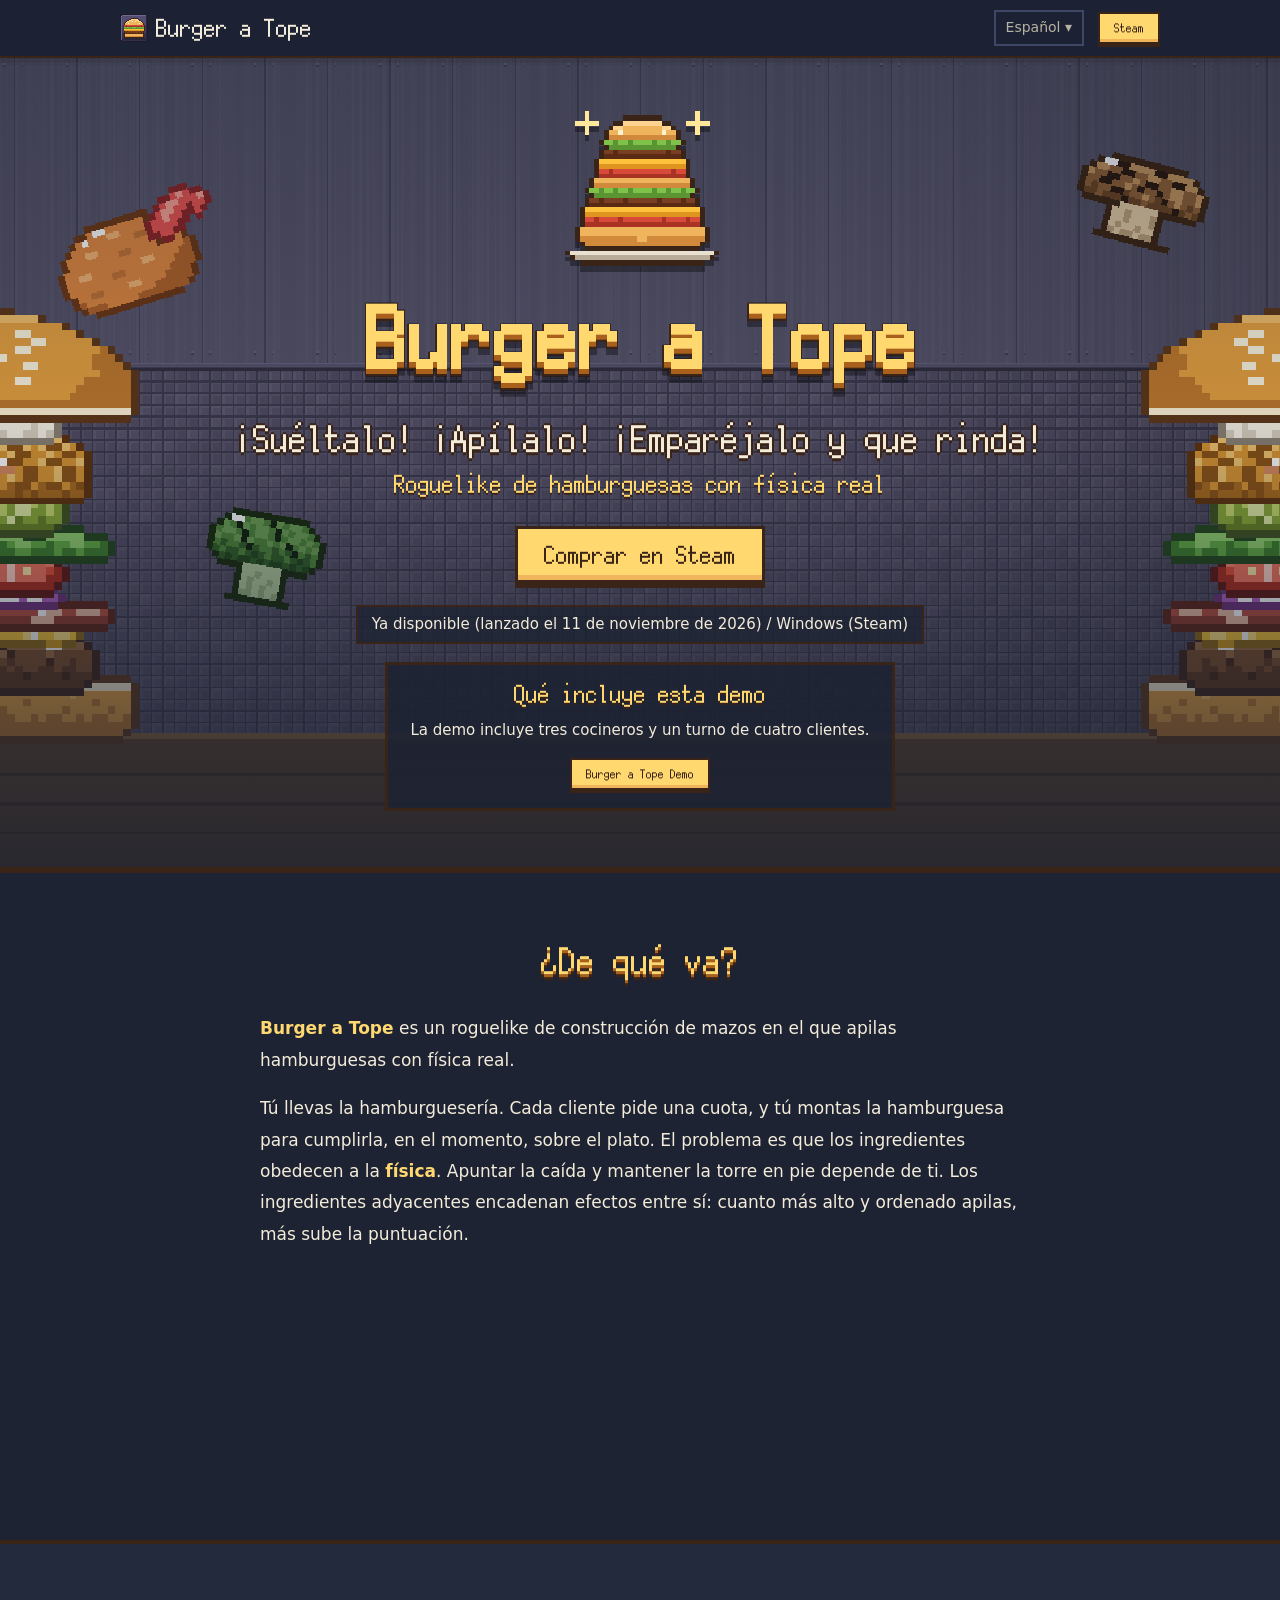
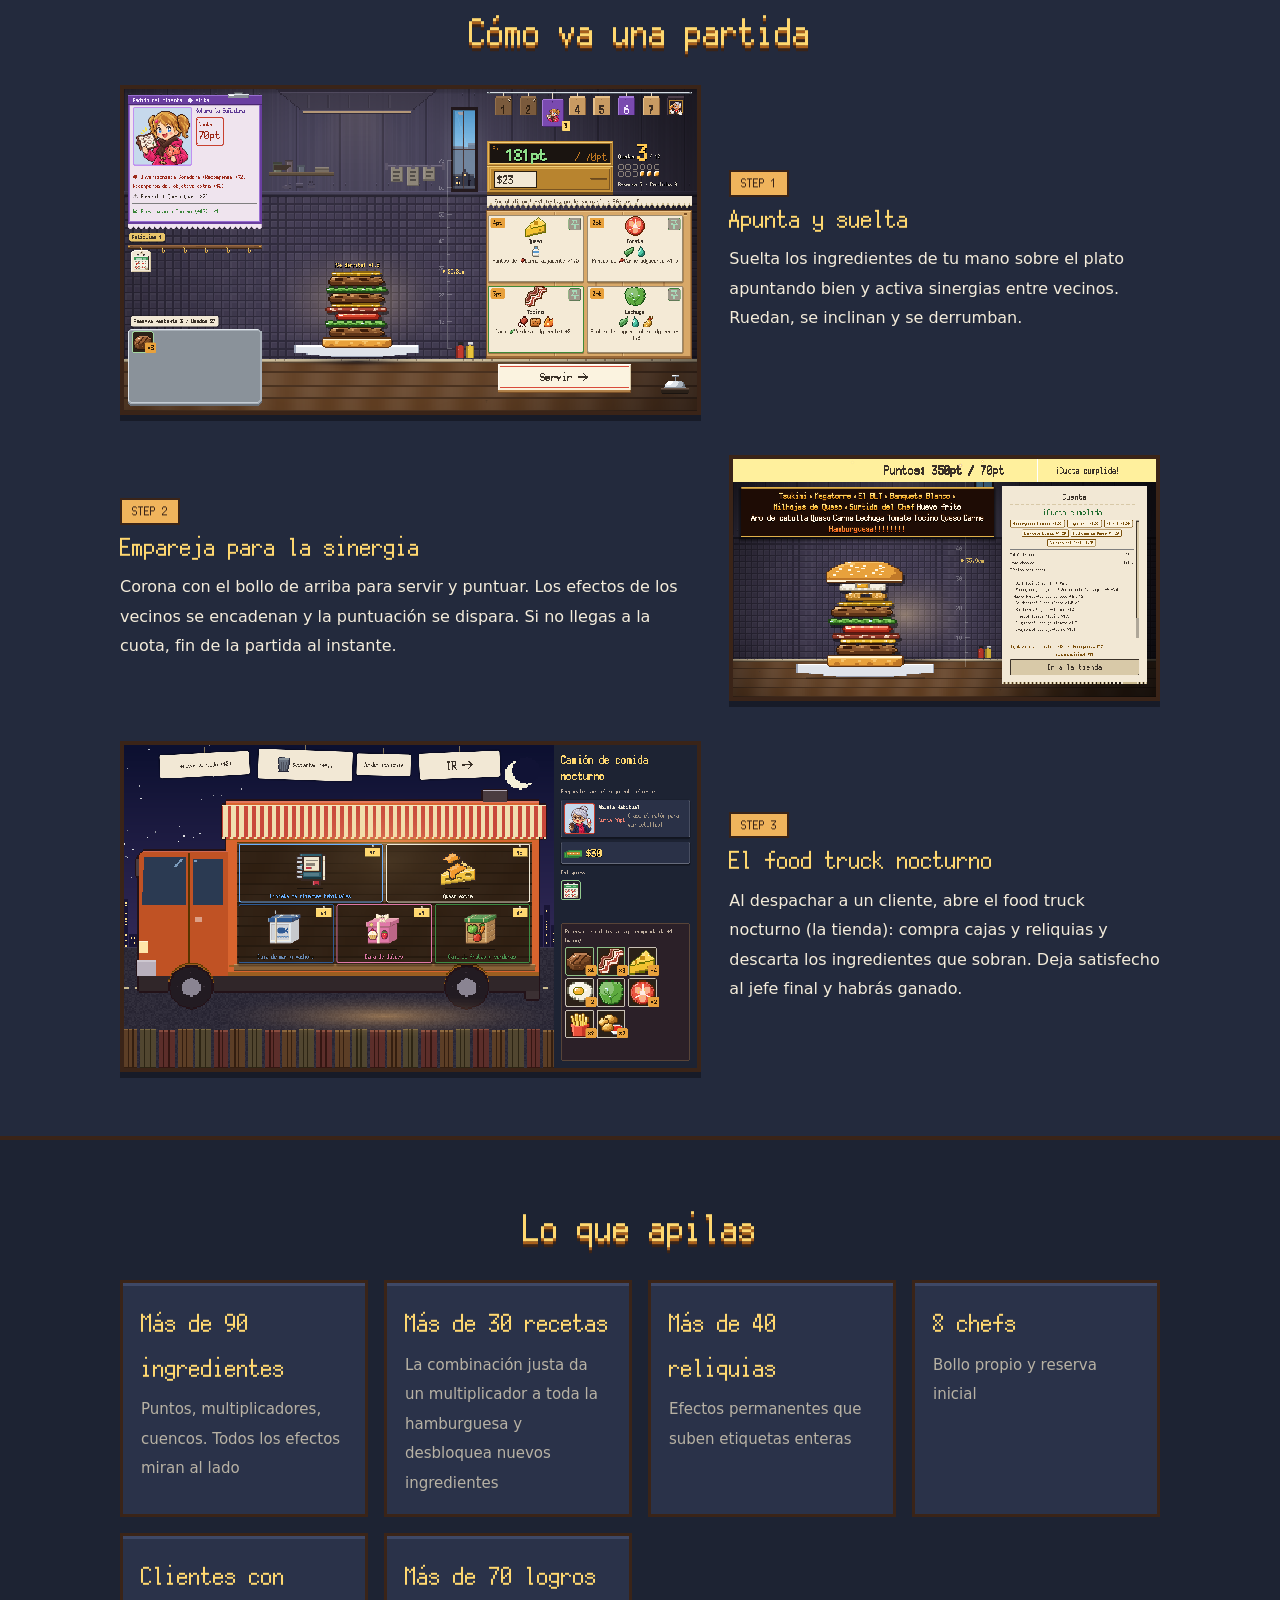
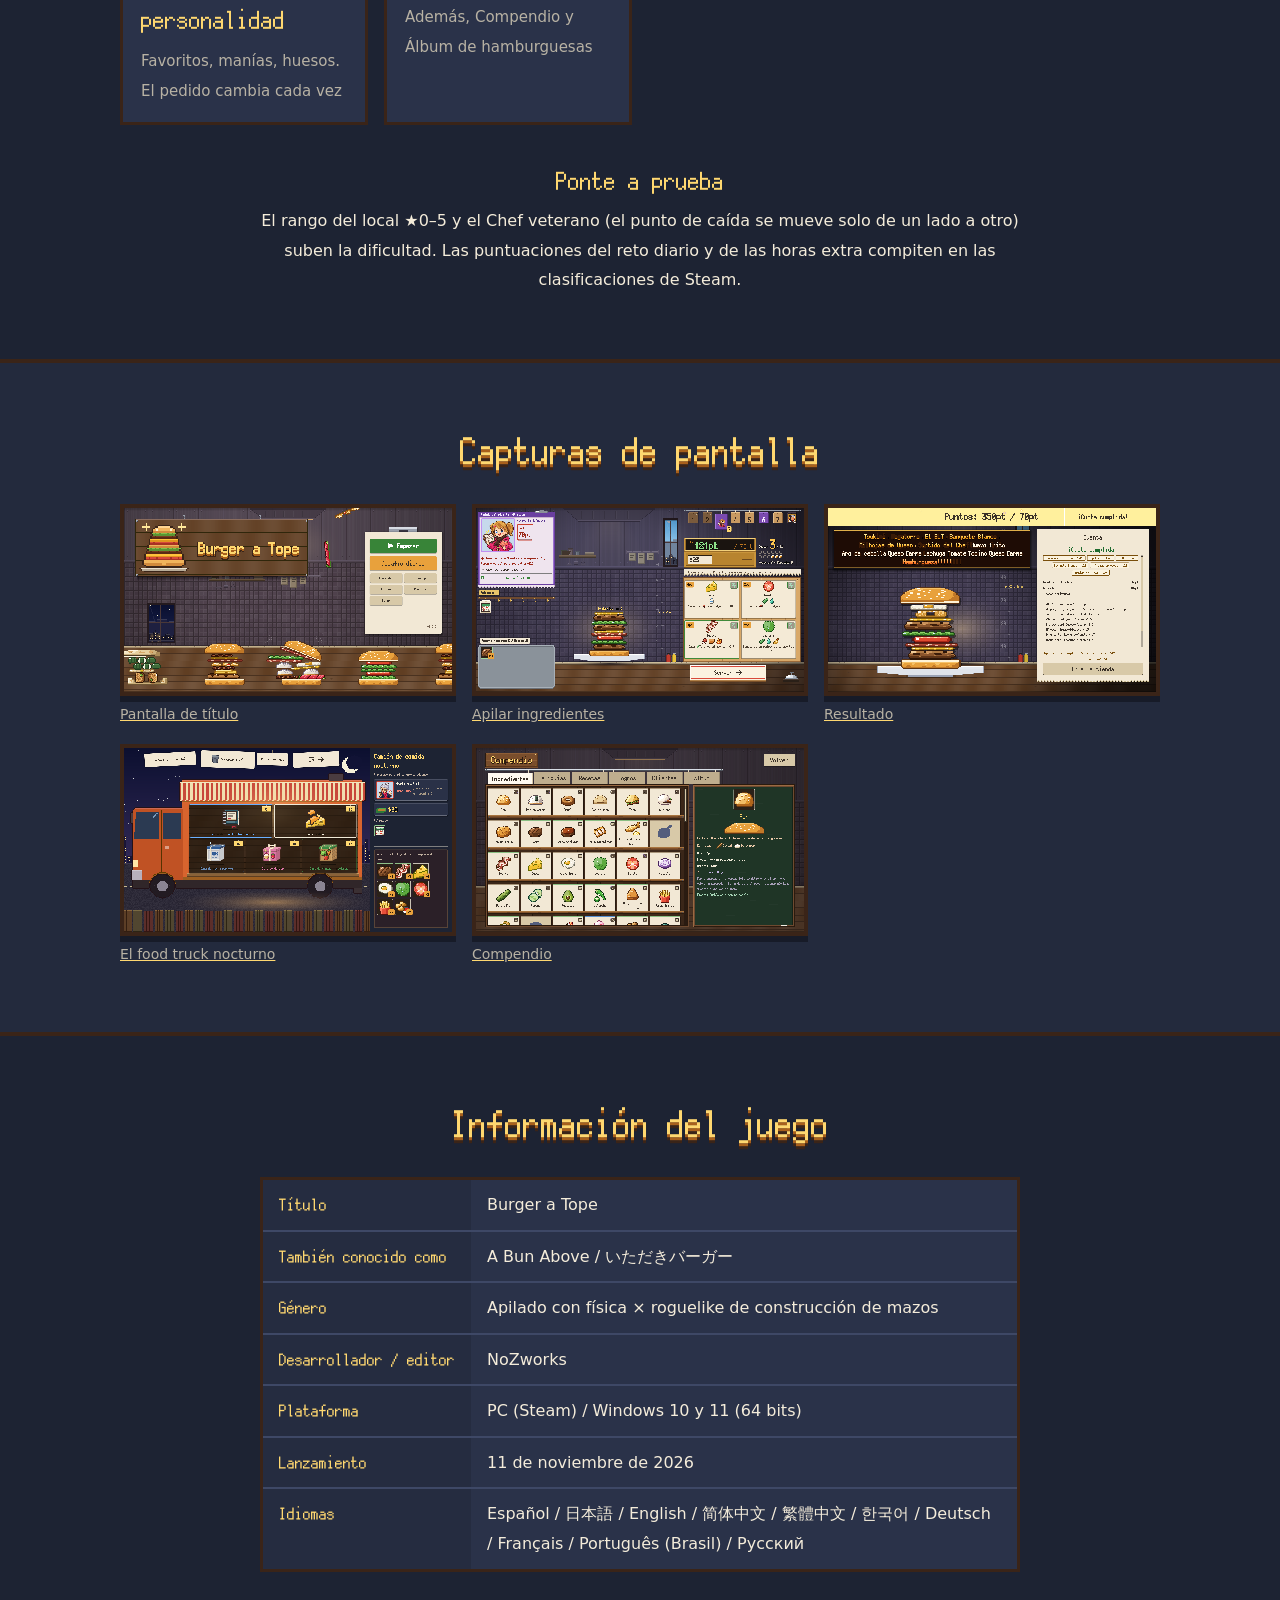
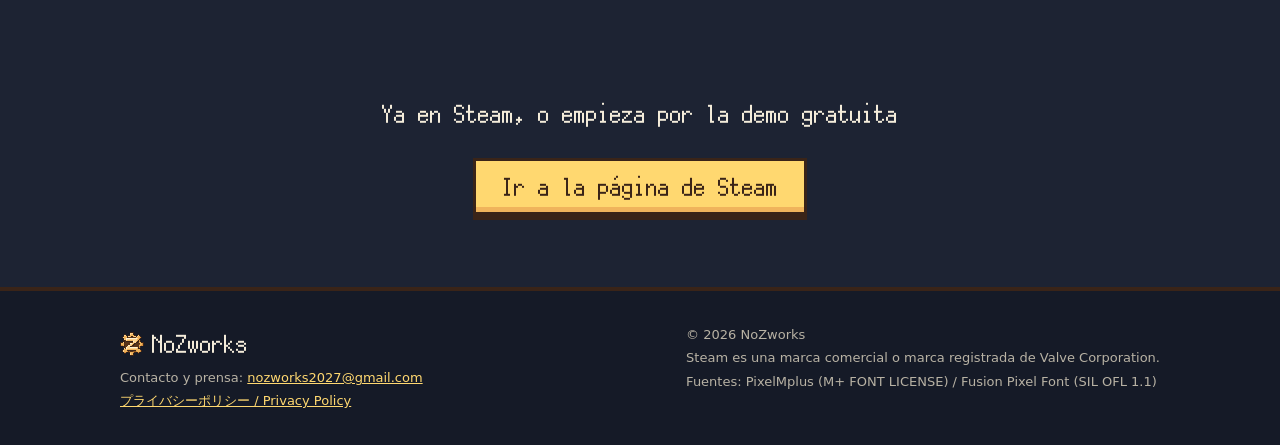
<file: es/index.html>
<!doctype html>
<html lang="es">
<head>
<meta charset="utf-8">
<meta name="viewport" content="width=device-width, initial-scale=1">
<title>Burger a Tope – Roguelike de apilar hamburguesas | Steam</title>
<meta name="description" content="Burger a Tope (いただきバーガー) es un roguelike de apilar hamburguesas con física real. Suelta ingredientes, activa sinergias entre vecinos y mantén la torre en pie para cumplir la cuota de cada cliente. De NoZworks, ya disponible en Steam.">
<link rel="canonical" href="https://kn1111.github.io/itadaki-burger/es/">
<link rel="alternate" hreflang="ja" href="https://kn1111.github.io/itadaki-burger/">
<link rel="alternate" hreflang="en" href="https://kn1111.github.io/itadaki-burger/en/">
<link rel="alternate" hreflang="zh-Hans" href="https://kn1111.github.io/itadaki-burger/zh-hans/">
<link rel="alternate" hreflang="zh-Hant" href="https://kn1111.github.io/itadaki-burger/zh-hant/">
<link rel="alternate" hreflang="ko" href="https://kn1111.github.io/itadaki-burger/ko/">
<link rel="alternate" hreflang="de" href="https://kn1111.github.io/itadaki-burger/de/">
<link rel="alternate" hreflang="fr" href="https://kn1111.github.io/itadaki-burger/fr/">
<link rel="alternate" hreflang="es" href="https://kn1111.github.io/itadaki-burger/es/">
<link rel="alternate" hreflang="pt-BR" href="https://kn1111.github.io/itadaki-burger/pt-br/">
<link rel="alternate" hreflang="ru" href="https://kn1111.github.io/itadaki-burger/ru/">
<link rel="alternate" hreflang="x-default" href="https://kn1111.github.io/itadaki-burger/en/">
<link rel="icon" type="image/png" sizes="32x32" href="../assets/icon-32.png">
<link rel="apple-touch-icon" href="../assets/icon-256.png">
<meta name="theme-color" content="#1d2333">

<meta property="og:type" content="website">
<meta property="og:site_name" content="Burger a Tope">
<meta property="og:title" content="Burger a Tope – Roguelike de apilar hamburguesas">
<meta property="og:description" content="Apila, no dejes que se caiga, y cobra por la sinergia. Ya disponible en Steam.">
<meta property="og:url" content="https://kn1111.github.io/itadaki-burger/es/">
<meta property="og:image" content="https://kn1111.github.io/itadaki-burger/assets/og-es.png">
<meta property="og:locale" content="es_LA">
<meta property="og:locale:alternate" content="ja_JP">
<meta property="og:locale:alternate" content="en_US">
<meta property="og:locale:alternate" content="zh_CN">
<meta property="og:locale:alternate" content="zh_TW">
<meta property="og:locale:alternate" content="ko_KR">
<meta property="og:locale:alternate" content="de_DE">
<meta property="og:locale:alternate" content="fr_FR">
<meta property="og:locale:alternate" content="pt_BR">
<meta property="og:locale:alternate" content="ru_RU">
<meta name="twitter:card" content="summary_large_image">

<script type="application/ld+json">
{
  "@context": "https://schema.org",
  "@type": "VideoGame",
  "name": "Burger a Tope",
  "alternateName": [
    "いただきバーガー",
    "Itadaki Burger",
    "A Bun Above",
    "顶饱汉堡",
    "頂飽漢堡",
    "탑버거",
    "Burger obenauf",
    "Un pain au-dessus",
    "Pão nas Alturas",
    "Булка Что Надо"
  ],
  "url": "https://kn1111.github.io/itadaki-burger/es/",
  "image": "https://kn1111.github.io/itadaki-burger/assets/og-es.png",
  "description": "Roguelike de hamburguesas con física real: los ingredientes adyacentes encadenan efectos entre sí, y cuanto más alto y ordenado apilas, más sube la puntuación.",
  "genre": [
    "Roguelike",
    "Construcción de mazos",
    "Puzle de física",
    "Cocina"
  ],
  "gamePlatform": "PC",
  "operatingSystem": "Windows 10 / 11 (64 bits)",
  "applicationCategory": "Game",
  "inLanguage": [
    "ja",
    "en",
    "zh-Hans",
    "zh-Hant",
    "ko",
    "de",
    "fr",
    "es",
    "pt-BR",
    "ru"
  ],
  "author": {
    "@type": "Organization",
    "name": "NoZworks"
  },
  "publisher": {
    "@type": "Organization",
    "name": "NoZworks"
  },
  "sameAs": [
    "https://store.steampowered.com/app/5161560/"
  ]
}
</script>
<link rel="stylesheet" href="../style.css">
</head>
<body>

<header class="site-header">
  <div class="wrap">
    <a class="brand" href="./"><img class="px" src="../assets/icon-32.png" alt="" width="28" height="28"><span class="brand-name">Burger a Tope</span></a>
    <nav class="nav">
      <details class="langs">
        <summary aria-label="Idioma">Español</summary>
        <ul>
          <li><a href="../" hreflang="ja" lang="ja">日本語</a></li>
          <li><a href="../en/" hreflang="en" lang="en">English</a></li>
          <li><a href="../zh-hans/" hreflang="zh-Hans" lang="zh-Hans">简体中文</a></li>
          <li><a href="../zh-hant/" hreflang="zh-Hant" lang="zh-Hant">繁體中文</a></li>
          <li><a href="../ko/" hreflang="ko" lang="ko">한국어</a></li>
          <li><a href="../de/" hreflang="de" lang="de">Deutsch</a></li>
          <li><a href="../fr/" hreflang="fr" lang="fr">Français</a></li>
          <li><a href="../es/" hreflang="es" lang="es" aria-current="page">Español</a></li>
          <li><a href="../pt-br/" hreflang="pt-BR" lang="pt-BR">Português (Brasil)</a></li>
          <li><a href="../ru/" hreflang="ru" lang="ru">Русский</a></li>
        </ul>
      </details>
      <a class="btn small" href="https://store.steampowered.com/app/5161560/?l=latam&utm_source=official_site&utm_medium=web&utm_campaign=site&utm_content=es">Steam</a>
    </nav>
  </div>
</header>

<main>
  <div class="hero">
    <div class="wrap">
      <h1>
        <img class="logo px" src="../assets/logo-es.png" alt="Burger a Tope">
      </h1>
      <p class="tagline">¡Suéltalo! ¡Apílalo! ¡Emparéjalo y que rinda!</p>
      <p class="alt-name">Roguelike de hamburguesas con física real</p>
      <a class="btn" href="https://store.steampowered.com/app/5161560/?l=latam&utm_source=official_site&utm_medium=web&utm_campaign=site&utm_content=es">Comprar en Steam</a>
      <p class="release">Ya disponible (lanzado el 11 de noviembre de 2026) / Windows (Steam)</p>
      <div class="demo">
        <p class="fest" data-until="2026-10-26T17:00:00Z">Steam Next Fest</p>
        <p class="demo-h">Qué incluye esta demo</p>
        <p class="demo-scope">La demo incluye tres cocineros y un turno de cuatro clientes.</p>
        <a class="btn small" href="https://store.steampowered.com/app/5194060/?l=latam&utm_source=official_site&utm_medium=web&utm_campaign=demo&utm_content=es">Burger a Tope Demo</a>
      </div>
    </div>
  </div>

  <section id="about">
    <div class="wrap">
      <h2>¿De qué va?</h2>
      <div class="lead">
        <p><strong>Burger a Tope</strong> es un roguelike de construcción de mazos en el que apilas hamburguesas con física real.</p>
        <p>Tú llevas la hamburguesería. Cada cliente pide una cuota, y tú montas la hamburguesa para cumplirla, en el momento, sobre el plato. El problema es que los ingredientes obedecen a la <strong>física</strong>. Apuntar la caída y mantener la torre en pie depende de ti. Los ingredientes adyacentes encadenan efectos entre sí: cuanto más alto y ordenado apilas, más sube la puntuación.</p>
      </div>
      <!-- trailer: embed the YouTube video here once it is uploaded
      <div class="trailer"><iframe src="https://www.youtube-nocookie.com/embed/VIDEO_ID" title="Burger a Tope" allowfullscreen></iframe></div>
      -->
      <div class="steam-widget">
        <iframe src="https://store.steampowered.com/widget/5161560/?l=latam" title="Burger a Tope (Steam)" loading="lazy"></iframe>
      </div>
    </div>
  </section>

  <section id="flow" class="alt">
    <div class="wrap">
      <h2>Cómo va una partida</h2>
      <div class="steps">
        <div class="step">
          <img class="shot px" src="../assets/ss/es-2.png" width="1920" height="1080" loading="lazy" alt="Partida: los ingredientes caen sobre el plato y se apilan">
          <div>
            <span class="num">STEP 1</span>
            <h3>Apunta y suelta</h3>
            <p>Suelta los ingredientes de tu mano sobre el plato apuntando bien y activa sinergias entre vecinos. Ruedan, se inclinan y se derrumban.</p>
          </div>
        </div>
        <div class="step">
          <img class="shot px" src="../assets/ss/es-3.png" width="1920" height="1080" loading="lazy" alt="Pantalla de resultado de un cliente">
          <div>
            <span class="num">STEP 2</span>
            <h3>Empareja para la sinergia</h3>
            <p>Corona con el bollo de arriba para servir y puntuar. Los efectos de los vecinos se encadenan y la puntuación se dispara. Si no llegas a la cuota, fin de la partida al instante.</p>
          </div>
        </div>
        <div class="step">
          <img class="shot px" src="../assets/ss/es-4.png" width="1920" height="1080" loading="lazy" alt="El food truck nocturno con cajas y reliquias">
          <div>
            <span class="num">STEP 3</span>
            <h3>El food truck nocturno</h3>
            <p>Al despachar a un cliente, abre el food truck nocturno (la tienda): compra cajas y reliquias y descarta los ingredientes que sobran. Deja satisfecho al jefe final y habrás ganado.</p>
          </div>
        </div>
      </div>
    </div>
  </section>

  <section id="features">
    <div class="wrap">
      <h2>Lo que apilas</h2>
      <ul class="features">
        <li><b>Más de 90 ingredientes</b><span>Puntos, multiplicadores, cuencos. Todos los efectos miran al lado</span></li>
        <li><b>Más de 30 recetas</b><span>La combinación justa da un multiplicador a toda la hamburguesa y desbloquea nuevos ingredientes</span></li>
        <li><b>Más de 40 reliquias</b><span>Efectos permanentes que suben etiquetas enteras</span></li>
        <li><b>8 chefs</b><span>Bollo propio y reserva inicial</span></li>
        <li><b>Clientes con personalidad</b><span>Favoritos, manías, huesos. El pedido cambia cada vez</span></li>
        <li><b>Más de 70 logros</b><span>Además, Compendio y Álbum de hamburguesas</span></li>
      </ul>
      <div class="challenge">
        <h3>Ponte a prueba</h3>
        <p>El rango del local ★0–5 y el Chef veterano (el punto de caída se mueve solo de un lado a otro) suben la dificultad. Las puntuaciones del reto diario y de las horas extra compiten en las clasificaciones de Steam.</p>
      </div>
    </div>
  </section>

  <section id="screenshots" class="alt">
    <div class="wrap">
      <h2>Capturas de pantalla</h2>
      <div class="gallery">
        <a href="../assets/ss/es-1.png"><figure><img class="shot px" src="../assets/ss/es-1.png" width="1920" height="1080" loading="lazy" alt="Pantalla de título de Burger a Tope"><figcaption>Pantalla de título</figcaption></figure></a>
        <a href="../assets/ss/es-2.png"><figure><img class="shot px" src="../assets/ss/es-2.png" width="1920" height="1080" loading="lazy" alt="Apilar ingredientes sobre el plato"><figcaption>Apilar ingredientes</figcaption></figure></a>
        <a href="../assets/ss/es-3.png"><figure><img class="shot px" src="../assets/ss/es-3.png" width="1920" height="1080" loading="lazy" alt="Pantalla de resultado de un cliente"><figcaption>Resultado</figcaption></figure></a>
        <a href="../assets/ss/es-4.png"><figure><img class="shot px" src="../assets/ss/es-4.png" width="1920" height="1080" loading="lazy" alt="El food truck nocturno (tienda)"><figcaption>El food truck nocturno</figcaption></figure></a>
        <a href="../assets/ss/es-5.png"><figure><img class="shot px" src="../assets/ss/es-5.png" width="1920" height="1080" loading="lazy" alt="Compendio de ingredientes"><figcaption>Compendio</figcaption></figure></a>
      </div>
    </div>
  </section>

  <section id="info">
    <div class="wrap">
      <h2>Información del juego</h2>
      <dl class="facts">
        <dt>Título</dt><dd>Burger a Tope</dd>
        <dt>También conocido como</dt><dd><span lang="en">A Bun Above</span> / <span lang="ja">いただきバーガー</span></dd>
        <dt>Género</dt><dd>Apilado con física × roguelike de construcción de mazos</dd>
        <dt>Desarrollador / editor</dt><dd>NoZworks</dd>
        <dt>Plataforma</dt><dd>PC (Steam) / Windows 10 y 11 (64 bits)</dd>
        <dt>Lanzamiento</dt><dd>11 de noviembre de 2026</dd>
        <dt>Idiomas</dt><dd>Español / 日本語 / English / 简体中文 / 繁體中文 / 한국어 / Deutsch / Français / Português (Brasil) / Русский</dd>
      </dl>
    </div>
  </section>

  <div class="cta-bottom">
    <p>Ya en Steam, o empieza por la demo gratuita</p>
    <a class="btn" href="https://store.steampowered.com/app/5161560/?l=latam&utm_source=official_site&utm_medium=web&utm_campaign=site&utm_content=es">Ir a la página de Steam</a>
  </div>
</main>

<footer class="site-footer">
  <div class="wrap">
    <div>
      <p class="maker"><img class="px" src="../assets/nozworks-gear.png" alt="" width="24" height="24">NoZworks</p>
      <p>Contacto y prensa: <a href="mailto:nozworks2027@gmail.com">nozworks2027@gmail.com</a></p>
      <p><a href="../privacy/">プライバシーポリシー / Privacy Policy</a></p>
    </div>
    <div>
      <p>&copy; 2026 NoZworks</p>
      <p>Steam es una marca comercial o marca registrada de Valve Corporation.</p>
      <p>Fuentes: PixelMplus (M+ FONT LICENSE) / Fusion Pixel Font (SIL OFL 1.1)</p>
    </div>
  </div>
</footer>

<script>document.querySelectorAll("[data-until]").forEach(function (e) { if (Date.now() > Date.parse(e.dataset.until)) e.remove(); });</script>
</body>
</html>
</file>
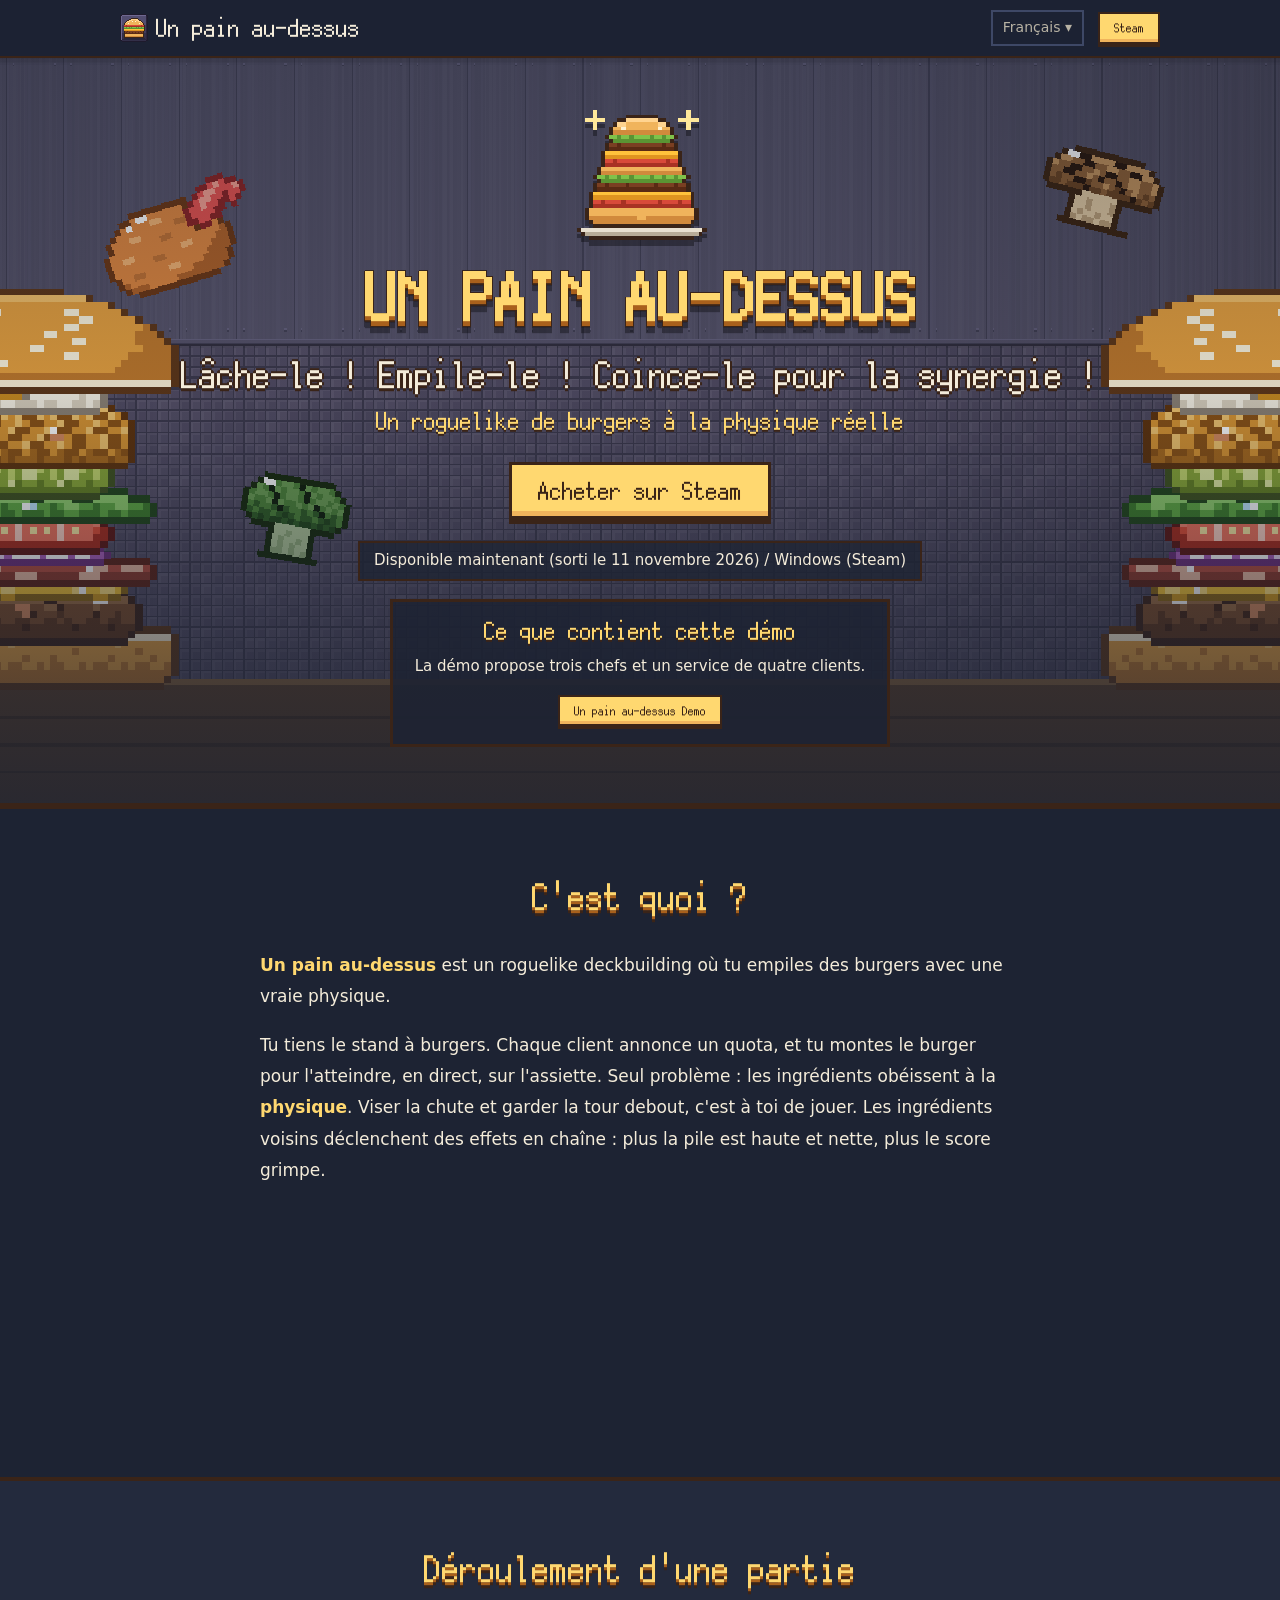
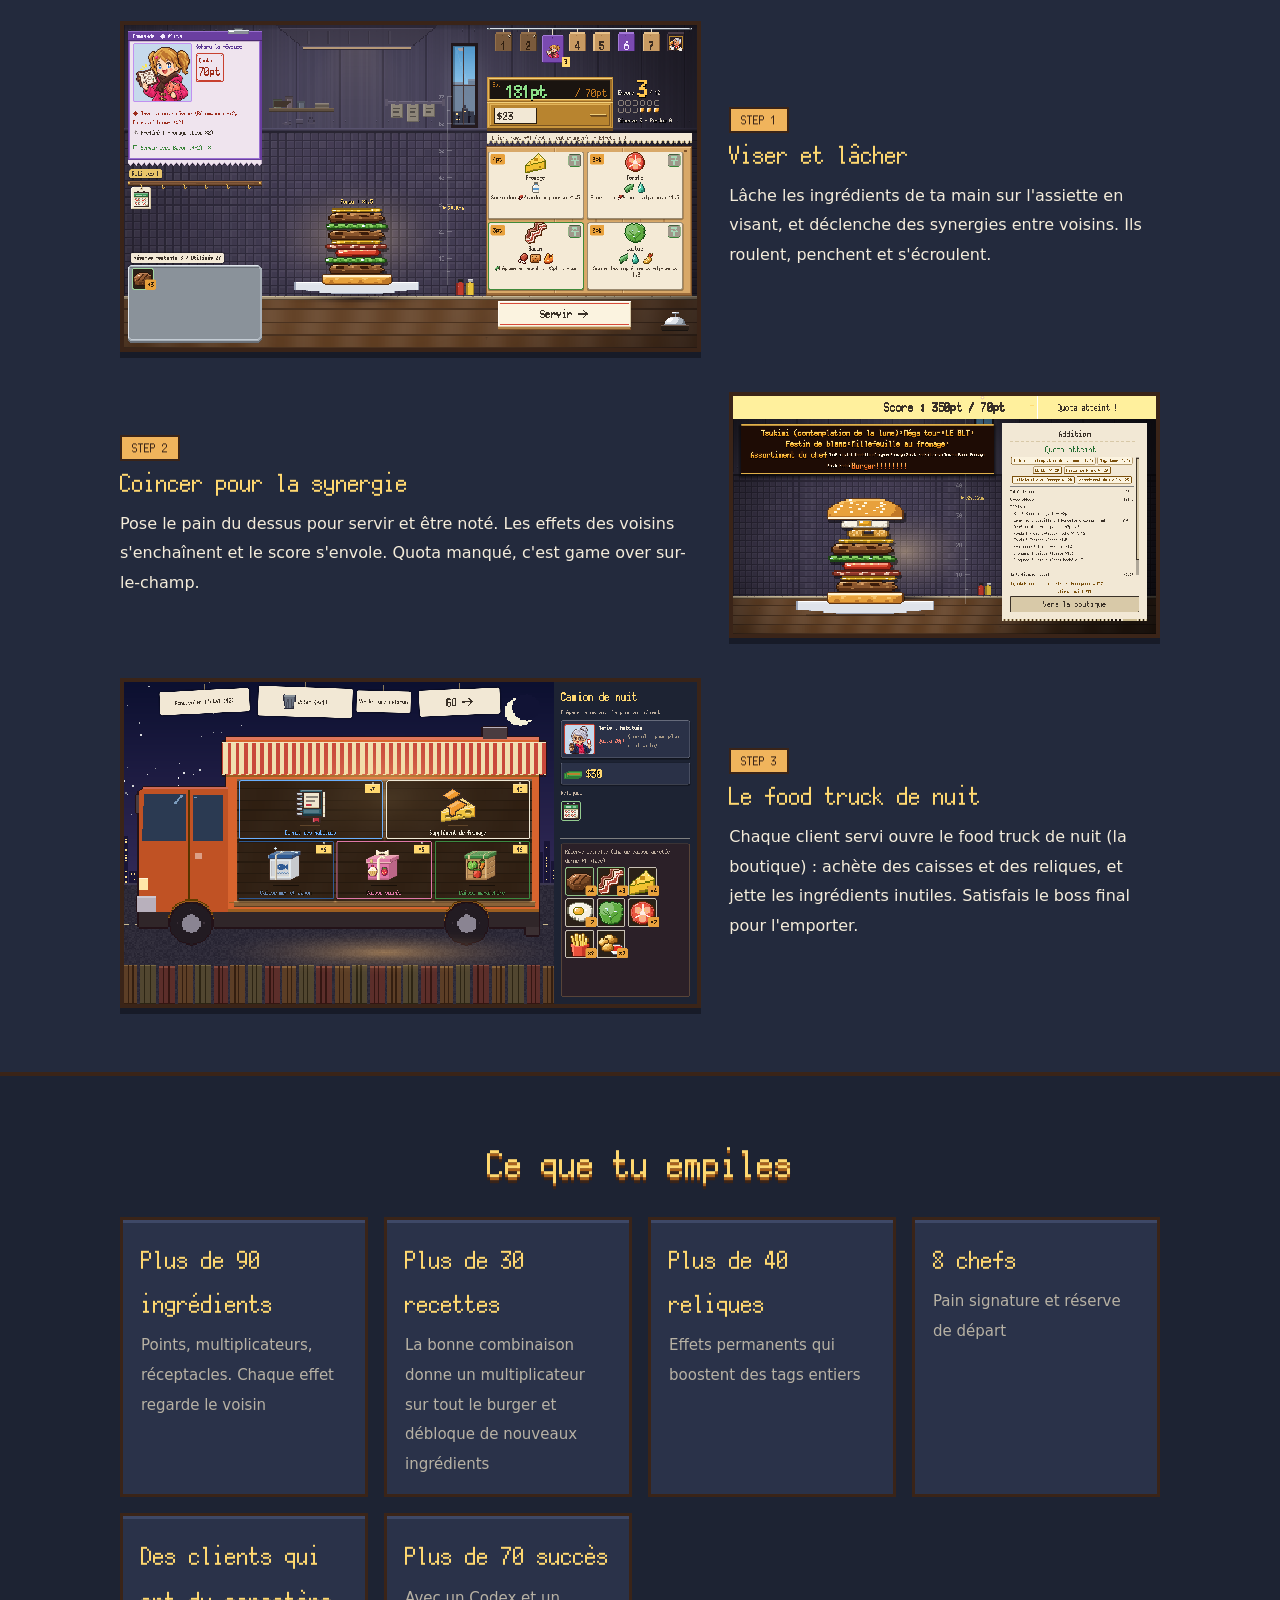
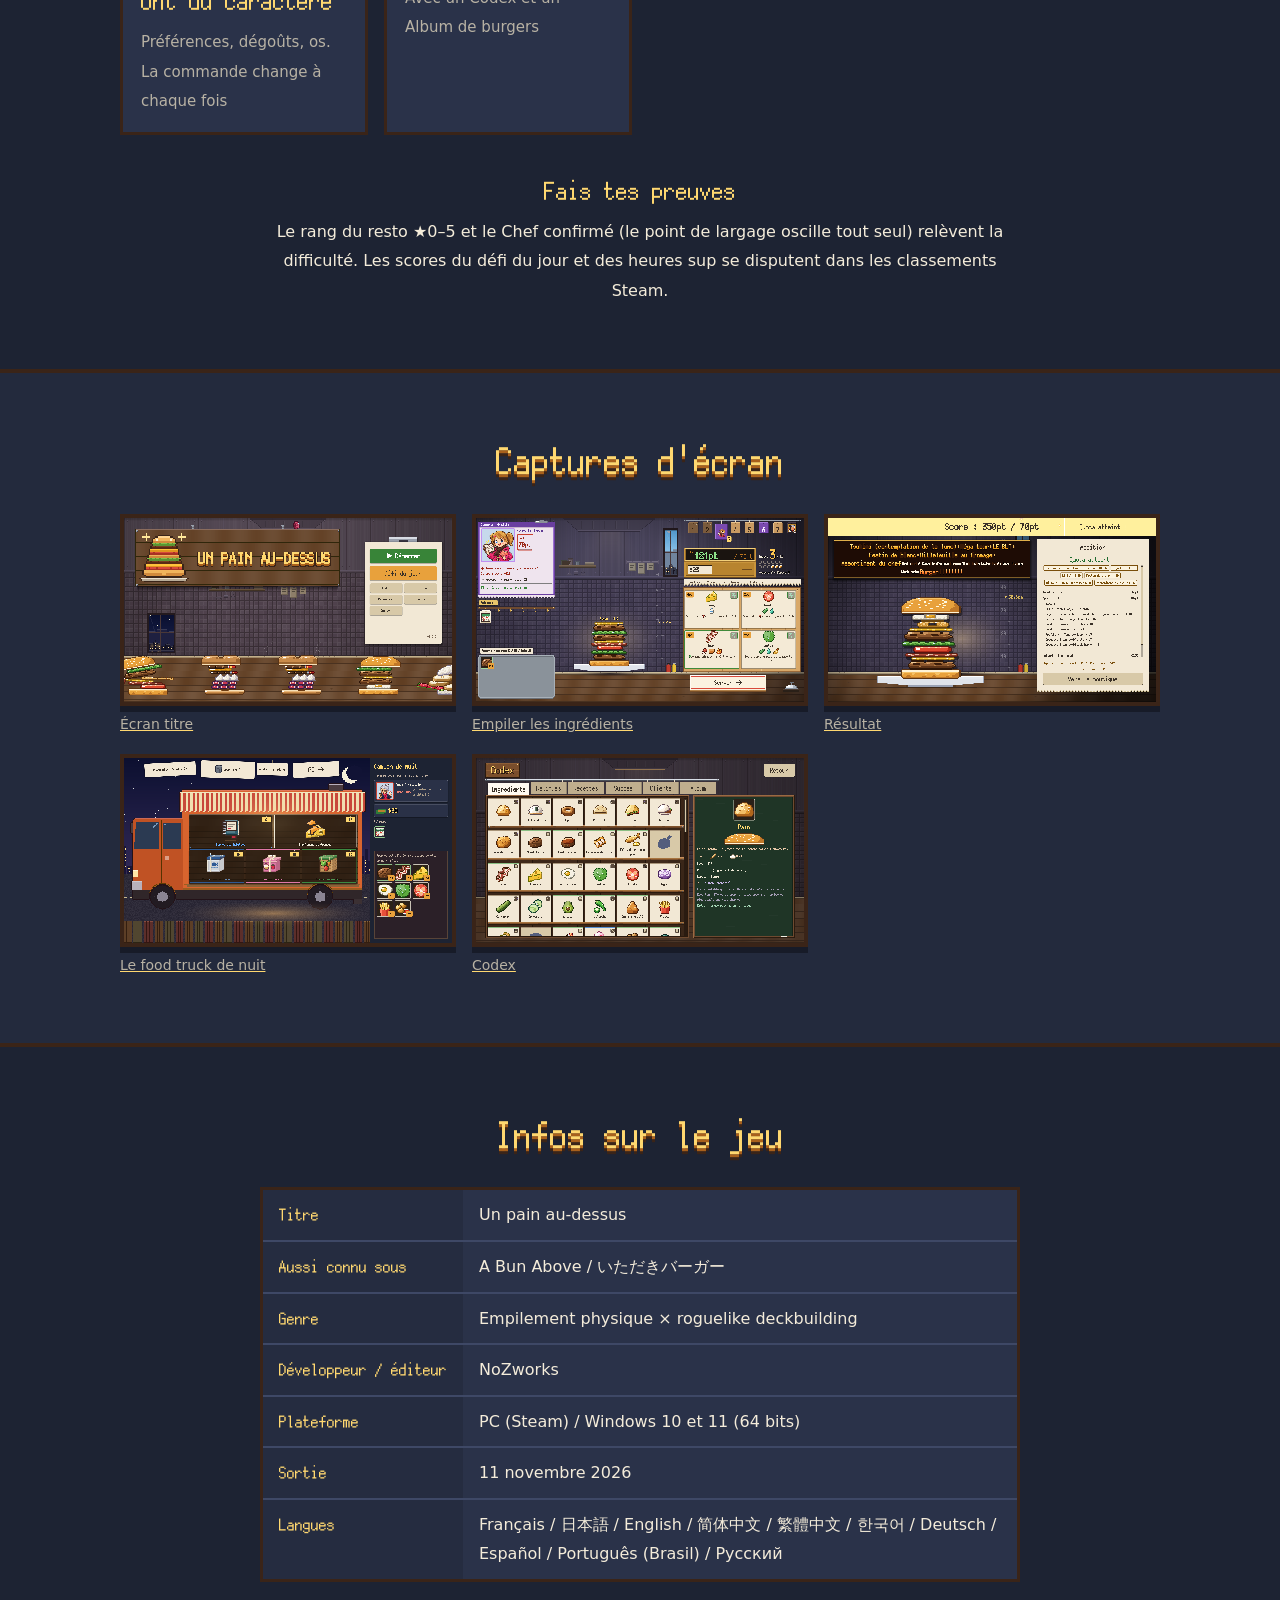
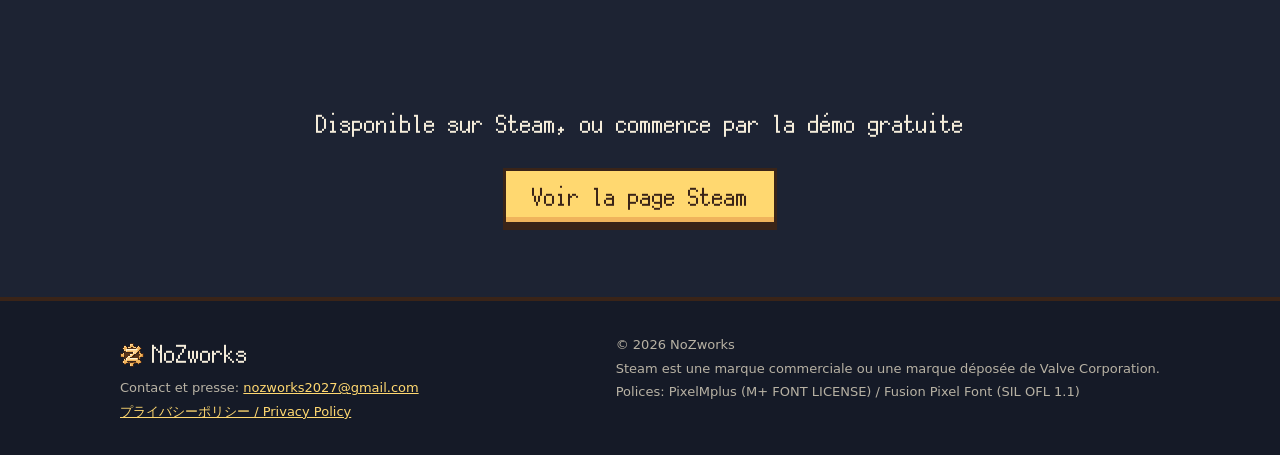
<file: fr/index.html>
<!doctype html>
<html lang="fr">
<head>
<meta charset="utf-8">
<meta name="viewport" content="width=device-width, initial-scale=1">
<title>Un pain au-dessus – Roguelike de burgers à empiler | Steam</title>
<meta name="description" content="Un pain au-dessus (いただきバーガー) est un roguelike où l&#x27;on empile des burgers avec une vraie physique. Lâche les ingrédients, déclenche des synergies entre voisins et garde la tour debout pour remplir le quota de chaque client. Par NoZworks, disponible sur Steam.">
<link rel="canonical" href="https://kn1111.github.io/itadaki-burger/fr/">
<link rel="alternate" hreflang="ja" href="https://kn1111.github.io/itadaki-burger/">
<link rel="alternate" hreflang="en" href="https://kn1111.github.io/itadaki-burger/en/">
<link rel="alternate" hreflang="zh-Hans" href="https://kn1111.github.io/itadaki-burger/zh-hans/">
<link rel="alternate" hreflang="zh-Hant" href="https://kn1111.github.io/itadaki-burger/zh-hant/">
<link rel="alternate" hreflang="ko" href="https://kn1111.github.io/itadaki-burger/ko/">
<link rel="alternate" hreflang="de" href="https://kn1111.github.io/itadaki-burger/de/">
<link rel="alternate" hreflang="fr" href="https://kn1111.github.io/itadaki-burger/fr/">
<link rel="alternate" hreflang="es" href="https://kn1111.github.io/itadaki-burger/es/">
<link rel="alternate" hreflang="pt-BR" href="https://kn1111.github.io/itadaki-burger/pt-br/">
<link rel="alternate" hreflang="ru" href="https://kn1111.github.io/itadaki-burger/ru/">
<link rel="alternate" hreflang="x-default" href="https://kn1111.github.io/itadaki-burger/en/">
<link rel="icon" type="image/png" sizes="32x32" href="../assets/icon-32.png">
<link rel="apple-touch-icon" href="../assets/icon-256.png">
<meta name="theme-color" content="#1d2333">

<meta property="og:type" content="website">
<meta property="og:site_name" content="Un pain au-dessus">
<meta property="og:title" content="Un pain au-dessus – Roguelike de burgers à empiler">
<meta property="og:description" content="Empile, ne fais rien tomber, encaisse la synergie. Disponible dès maintenant sur Steam.">
<meta property="og:url" content="https://kn1111.github.io/itadaki-burger/fr/">
<meta property="og:image" content="https://kn1111.github.io/itadaki-burger/assets/og-fr.png">
<meta property="og:locale" content="fr_FR">
<meta property="og:locale:alternate" content="ja_JP">
<meta property="og:locale:alternate" content="en_US">
<meta property="og:locale:alternate" content="zh_CN">
<meta property="og:locale:alternate" content="zh_TW">
<meta property="og:locale:alternate" content="ko_KR">
<meta property="og:locale:alternate" content="de_DE">
<meta property="og:locale:alternate" content="es_LA">
<meta property="og:locale:alternate" content="pt_BR">
<meta property="og:locale:alternate" content="ru_RU">
<meta name="twitter:card" content="summary_large_image">

<script type="application/ld+json">
{
  "@context": "https://schema.org",
  "@type": "VideoGame",
  "name": "Un pain au-dessus",
  "alternateName": [
    "いただきバーガー",
    "Itadaki Burger",
    "A Bun Above",
    "顶饱汉堡",
    "頂飽漢堡",
    "탑버거",
    "Burger obenauf",
    "Burger a Tope",
    "Pão nas Alturas",
    "Булка Что Надо"
  ],
  "url": "https://kn1111.github.io/itadaki-burger/fr/",
  "image": "https://kn1111.github.io/itadaki-burger/assets/og-fr.png",
  "description": "Un roguelike de burgers à la physique réelle où les ingrédients voisins déclenchent des effets en chaîne : plus la pile est haute et nette, plus le score grimpe.",
  "genre": [
    "Roguelike",
    "Deckbuilding",
    "Puzzle physique",
    "Cuisine"
  ],
  "gamePlatform": "PC",
  "operatingSystem": "Windows 10 / 11 (64 bits)",
  "applicationCategory": "Game",
  "inLanguage": [
    "ja",
    "en",
    "zh-Hans",
    "zh-Hant",
    "ko",
    "de",
    "fr",
    "es",
    "pt-BR",
    "ru"
  ],
  "author": {
    "@type": "Organization",
    "name": "NoZworks"
  },
  "publisher": {
    "@type": "Organization",
    "name": "NoZworks"
  },
  "sameAs": [
    "https://store.steampowered.com/app/5161560/"
  ]
}
</script>
<link rel="stylesheet" href="../style.css">
</head>
<body>

<header class="site-header">
  <div class="wrap">
    <a class="brand" href="./"><img class="px" src="../assets/icon-32.png" alt="" width="28" height="28"><span class="brand-name">Un pain au-dessus</span></a>
    <nav class="nav">
      <details class="langs">
        <summary aria-label="Langue">Français</summary>
        <ul>
          <li><a href="../" hreflang="ja" lang="ja">日本語</a></li>
          <li><a href="../en/" hreflang="en" lang="en">English</a></li>
          <li><a href="../zh-hans/" hreflang="zh-Hans" lang="zh-Hans">简体中文</a></li>
          <li><a href="../zh-hant/" hreflang="zh-Hant" lang="zh-Hant">繁體中文</a></li>
          <li><a href="../ko/" hreflang="ko" lang="ko">한국어</a></li>
          <li><a href="../de/" hreflang="de" lang="de">Deutsch</a></li>
          <li><a href="../fr/" hreflang="fr" lang="fr" aria-current="page">Français</a></li>
          <li><a href="../es/" hreflang="es" lang="es">Español</a></li>
          <li><a href="../pt-br/" hreflang="pt-BR" lang="pt-BR">Português (Brasil)</a></li>
          <li><a href="../ru/" hreflang="ru" lang="ru">Русский</a></li>
        </ul>
      </details>
      <a class="btn small" href="https://store.steampowered.com/app/5161560/?l=french&utm_source=official_site&utm_medium=web&utm_campaign=site&utm_content=fr">Steam</a>
    </nav>
  </div>
</header>

<main>
  <div class="hero">
    <div class="wrap">
      <h1>
        <img class="logo px" src="../assets/logo-fr.png" alt="Un pain au-dessus">
      </h1>
      <p class="tagline">Lâche-le ! Empile-le ! Coince-le pour la synergie !</p>
      <p class="alt-name">Un roguelike de burgers à la physique réelle</p>
      <a class="btn" href="https://store.steampowered.com/app/5161560/?l=french&utm_source=official_site&utm_medium=web&utm_campaign=site&utm_content=fr">Acheter sur Steam</a>
      <p class="release">Disponible maintenant (sorti le 11 novembre 2026) / Windows (Steam)</p>
      <div class="demo">
        <p class="fest" data-until="2026-10-26T17:00:00Z">Steam Next Fest</p>
        <p class="demo-h">Ce que contient cette démo</p>
        <p class="demo-scope">La démo propose trois chefs et un service de quatre clients.</p>
        <a class="btn small" href="https://store.steampowered.com/app/5194060/?l=french&utm_source=official_site&utm_medium=web&utm_campaign=demo&utm_content=fr">Un pain au-dessus Demo</a>
      </div>
    </div>
  </div>

  <section id="about">
    <div class="wrap">
      <h2>C'est quoi ?</h2>
      <div class="lead">
        <p><strong>Un pain au-dessus</strong> est un roguelike deckbuilding où tu empiles des burgers avec une vraie physique.</p>
        <p>Tu tiens le stand à burgers. Chaque client annonce un quota, et tu montes le burger pour l'atteindre, en direct, sur l'assiette. Seul problème : les ingrédients obéissent à la <strong>physique</strong>. Viser la chute et garder la tour debout, c'est à toi de jouer. Les ingrédients voisins déclenchent des effets en chaîne : plus la pile est haute et nette, plus le score grimpe.</p>
      </div>
      <!-- trailer: embed the YouTube video here once it is uploaded
      <div class="trailer"><iframe src="https://www.youtube-nocookie.com/embed/VIDEO_ID" title="Un pain au-dessus" allowfullscreen></iframe></div>
      -->
      <div class="steam-widget">
        <iframe src="https://store.steampowered.com/widget/5161560/?l=french" title="Un pain au-dessus (Steam)" loading="lazy"></iframe>
      </div>
    </div>
  </section>

  <section id="flow" class="alt">
    <div class="wrap">
      <h2>Déroulement d'une partie</h2>
      <div class="steps">
        <div class="step">
          <img class="shot px" src="../assets/ss/fr-2.png" width="1920" height="1080" loading="lazy" alt="Partie en cours : les ingrédients tombent sur l&#x27;assiette et s&#x27;empilent">
          <div>
            <span class="num">STEP 1</span>
            <h3>Viser et lâcher</h3>
            <p>Lâche les ingrédients de ta main sur l'assiette en visant, et déclenche des synergies entre voisins. Ils roulent, penchent et s'écroulent.</p>
          </div>
        </div>
        <div class="step">
          <img class="shot px" src="../assets/ss/fr-3.png" width="1920" height="1080" loading="lazy" alt="Écran de résultat d&#x27;un client">
          <div>
            <span class="num">STEP 2</span>
            <h3>Coincer pour la synergie</h3>
            <p>Pose le pain du dessus pour servir et être noté. Les effets des voisins s'enchaînent et le score s'envole. Quota manqué, c'est game over sur-le-champ.</p>
          </div>
        </div>
        <div class="step">
          <img class="shot px" src="../assets/ss/fr-4.png" width="1920" height="1080" loading="lazy" alt="Le food truck de nuit avec ses caisses et ses reliques">
          <div>
            <span class="num">STEP 3</span>
            <h3>Le food truck de nuit</h3>
            <p>Chaque client servi ouvre le food truck de nuit (la boutique) : achète des caisses et des reliques, et jette les ingrédients inutiles. Satisfais le boss final pour l'emporter.</p>
          </div>
        </div>
      </div>
    </div>
  </section>

  <section id="features">
    <div class="wrap">
      <h2>Ce que tu empiles</h2>
      <ul class="features">
        <li><b>Plus de 90 ingrédients</b><span>Points, multiplicateurs, réceptacles. Chaque effet regarde le voisin</span></li>
        <li><b>Plus de 30 recettes</b><span>La bonne combinaison donne un multiplicateur sur tout le burger et débloque de nouveaux ingrédients</span></li>
        <li><b>Plus de 40 reliques</b><span>Effets permanents qui boostent des tags entiers</span></li>
        <li><b>8 chefs</b><span>Pain signature et réserve de départ</span></li>
        <li><b>Des clients qui ont du caractère</b><span>Préférences, dégoûts, os. La commande change à chaque fois</span></li>
        <li><b>Plus de 70 succès</b><span>Avec un Codex et un Album de burgers</span></li>
      </ul>
      <div class="challenge">
        <h3>Fais tes preuves</h3>
        <p>Le rang du resto ★0–5 et le Chef confirmé (le point de largage oscille tout seul) relèvent la difficulté. Les scores du défi du jour et des heures sup se disputent dans les classements Steam.</p>
      </div>
    </div>
  </section>

  <section id="screenshots" class="alt">
    <div class="wrap">
      <h2>Captures d'écran</h2>
      <div class="gallery">
        <a href="../assets/ss/fr-1.png"><figure><img class="shot px" src="../assets/ss/fr-1.png" width="1920" height="1080" loading="lazy" alt="Écran titre d&#x27;Un pain au-dessus"><figcaption>Écran titre</figcaption></figure></a>
        <a href="../assets/ss/fr-2.png"><figure><img class="shot px" src="../assets/ss/fr-2.png" width="1920" height="1080" loading="lazy" alt="Empiler les ingrédients sur l&#x27;assiette"><figcaption>Empiler les ingrédients</figcaption></figure></a>
        <a href="../assets/ss/fr-3.png"><figure><img class="shot px" src="../assets/ss/fr-3.png" width="1920" height="1080" loading="lazy" alt="Écran de résultat d&#x27;un client"><figcaption>Résultat</figcaption></figure></a>
        <a href="../assets/ss/fr-4.png"><figure><img class="shot px" src="../assets/ss/fr-4.png" width="1920" height="1080" loading="lazy" alt="Le food truck de nuit (boutique)"><figcaption>Le food truck de nuit</figcaption></figure></a>
        <a href="../assets/ss/fr-5.png"><figure><img class="shot px" src="../assets/ss/fr-5.png" width="1920" height="1080" loading="lazy" alt="Codex des ingrédients"><figcaption>Codex</figcaption></figure></a>
      </div>
    </div>
  </section>

  <section id="info">
    <div class="wrap">
      <h2>Infos sur le jeu</h2>
      <dl class="facts">
        <dt>Titre</dt><dd>Un pain au-dessus</dd>
        <dt>Aussi connu sous</dt><dd><span lang="en">A Bun Above</span> / <span lang="ja">いただきバーガー</span></dd>
        <dt>Genre</dt><dd>Empilement physique × roguelike deckbuilding</dd>
        <dt>Développeur / éditeur</dt><dd>NoZworks</dd>
        <dt>Plateforme</dt><dd>PC (Steam) / Windows 10 et 11 (64 bits)</dd>
        <dt>Sortie</dt><dd>11 novembre 2026</dd>
        <dt>Langues</dt><dd>Français / 日本語 / English / 简体中文 / 繁體中文 / 한국어 / Deutsch / Español / Português (Brasil) / Русский</dd>
      </dl>
    </div>
  </section>

  <div class="cta-bottom">
    <p>Disponible sur Steam, ou commence par la démo gratuite</p>
    <a class="btn" href="https://store.steampowered.com/app/5161560/?l=french&utm_source=official_site&utm_medium=web&utm_campaign=site&utm_content=fr">Voir la page Steam</a>
  </div>
</main>

<footer class="site-footer">
  <div class="wrap">
    <div>
      <p class="maker"><img class="px" src="../assets/nozworks-gear.png" alt="" width="24" height="24">NoZworks</p>
      <p>Contact et presse: <a href="mailto:nozworks2027@gmail.com">nozworks2027@gmail.com</a></p>
      <p><a href="../privacy/">プライバシーポリシー / Privacy Policy</a></p>
    </div>
    <div>
      <p>&copy; 2026 NoZworks</p>
      <p>Steam est une marque commerciale ou une marque déposée de Valve Corporation.</p>
      <p>Polices: PixelMplus (M+ FONT LICENSE) / Fusion Pixel Font (SIL OFL 1.1)</p>
    </div>
  </div>
</footer>

<script>document.querySelectorAll("[data-until]").forEach(function (e) { if (Date.now() > Date.parse(e.dataset.until)) e.remove(); });</script>
</body>
</html>
</file>
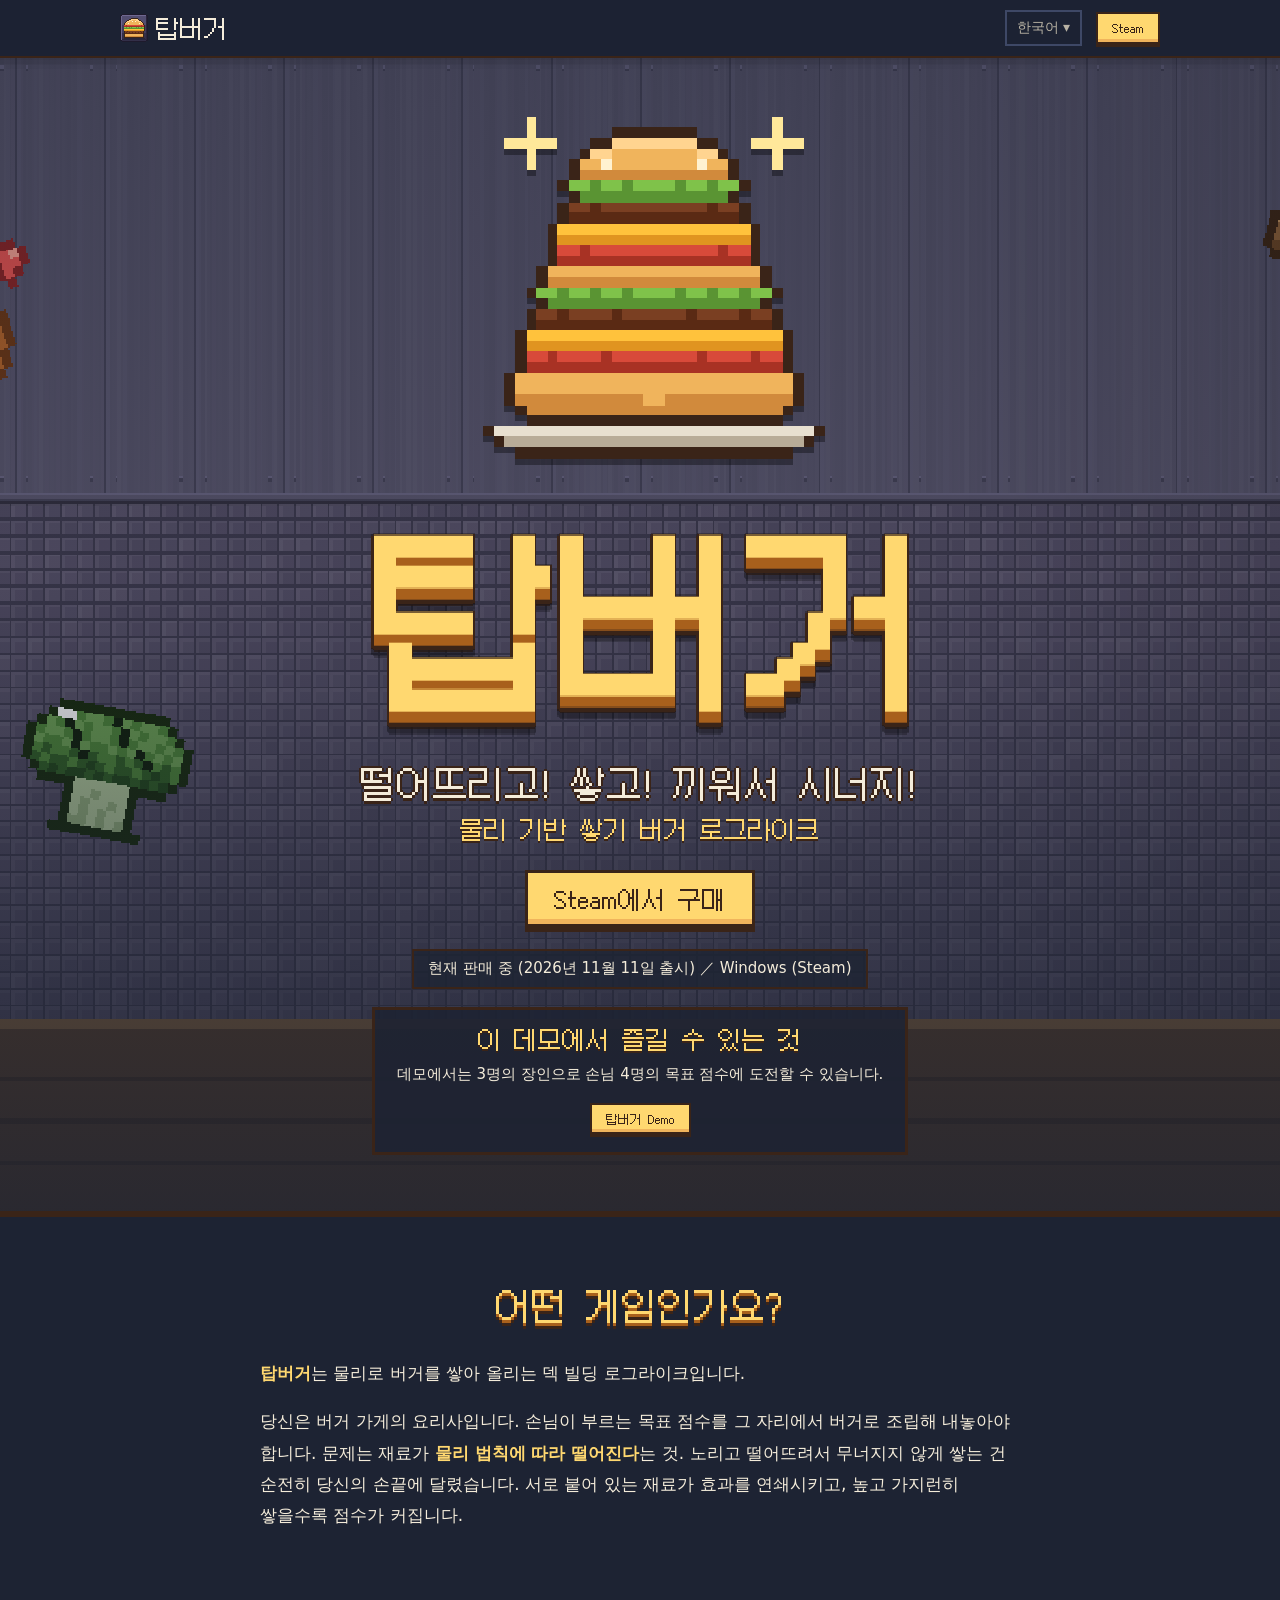
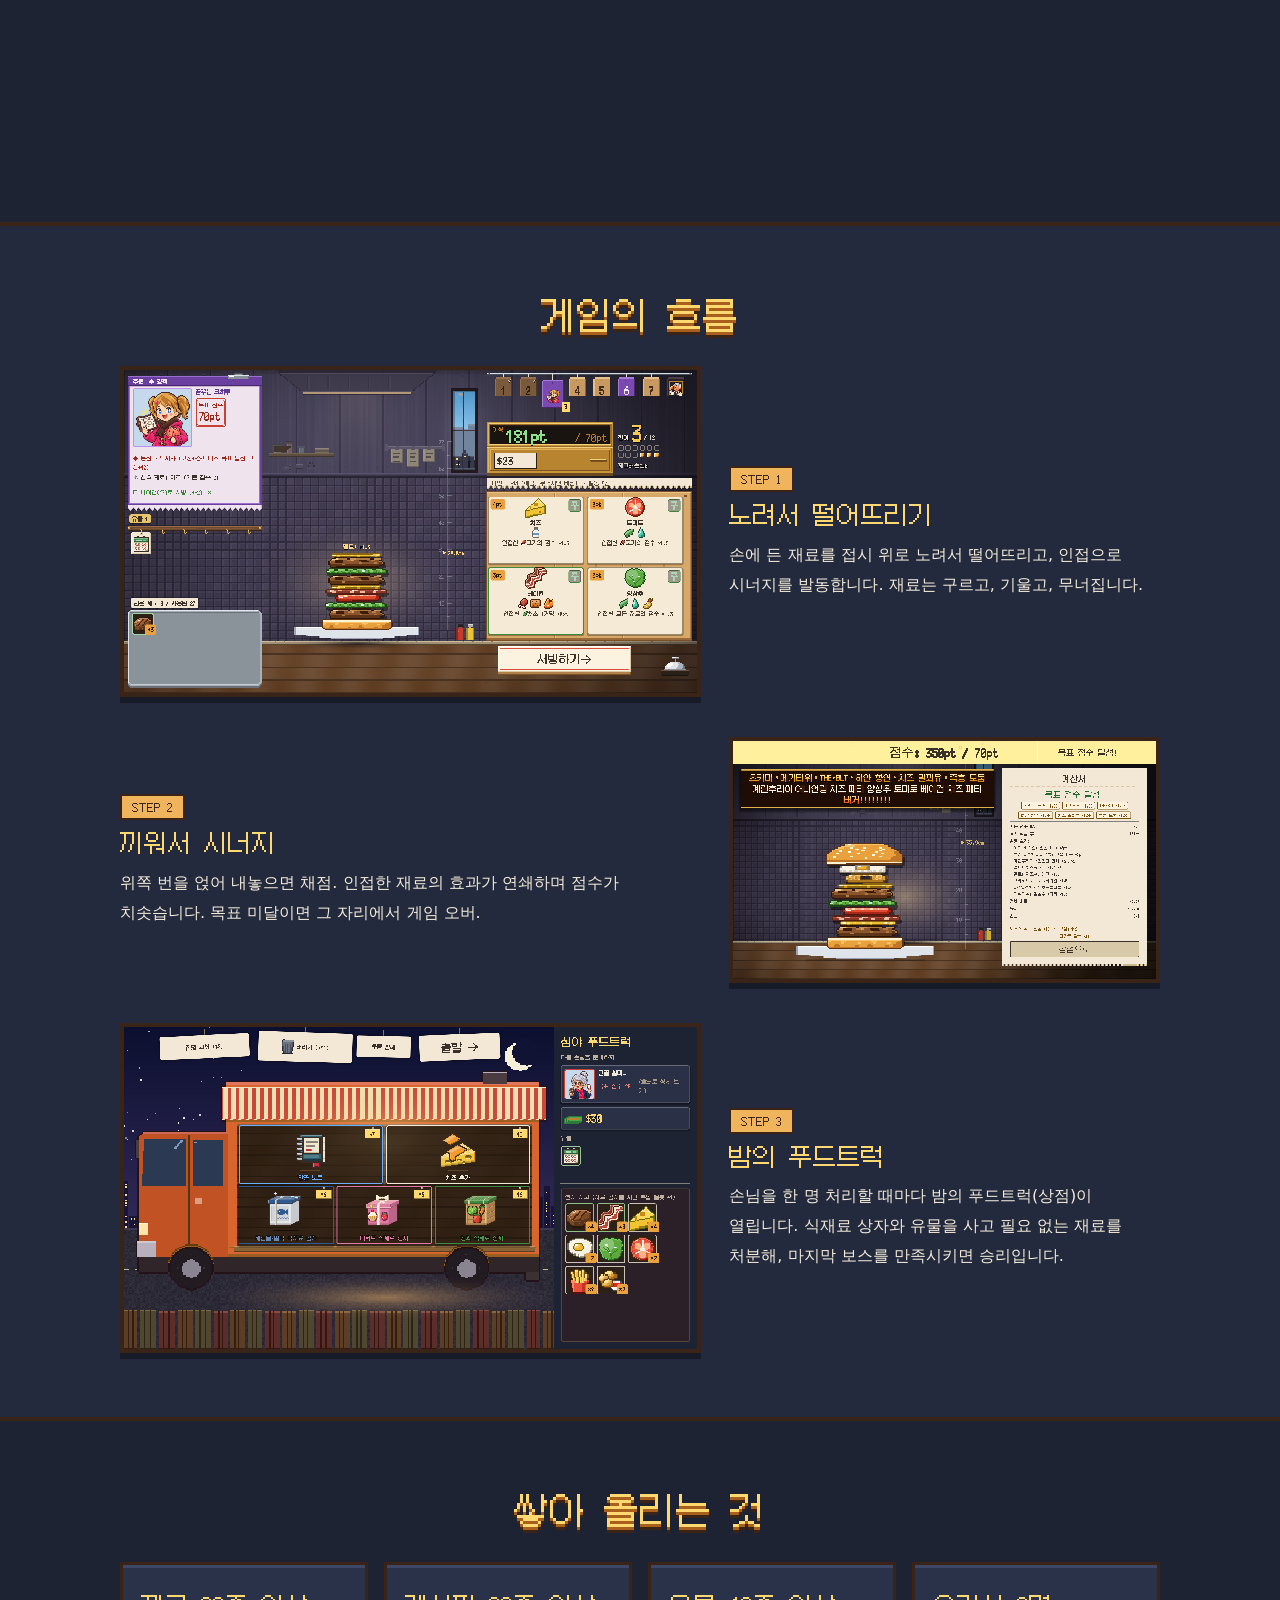
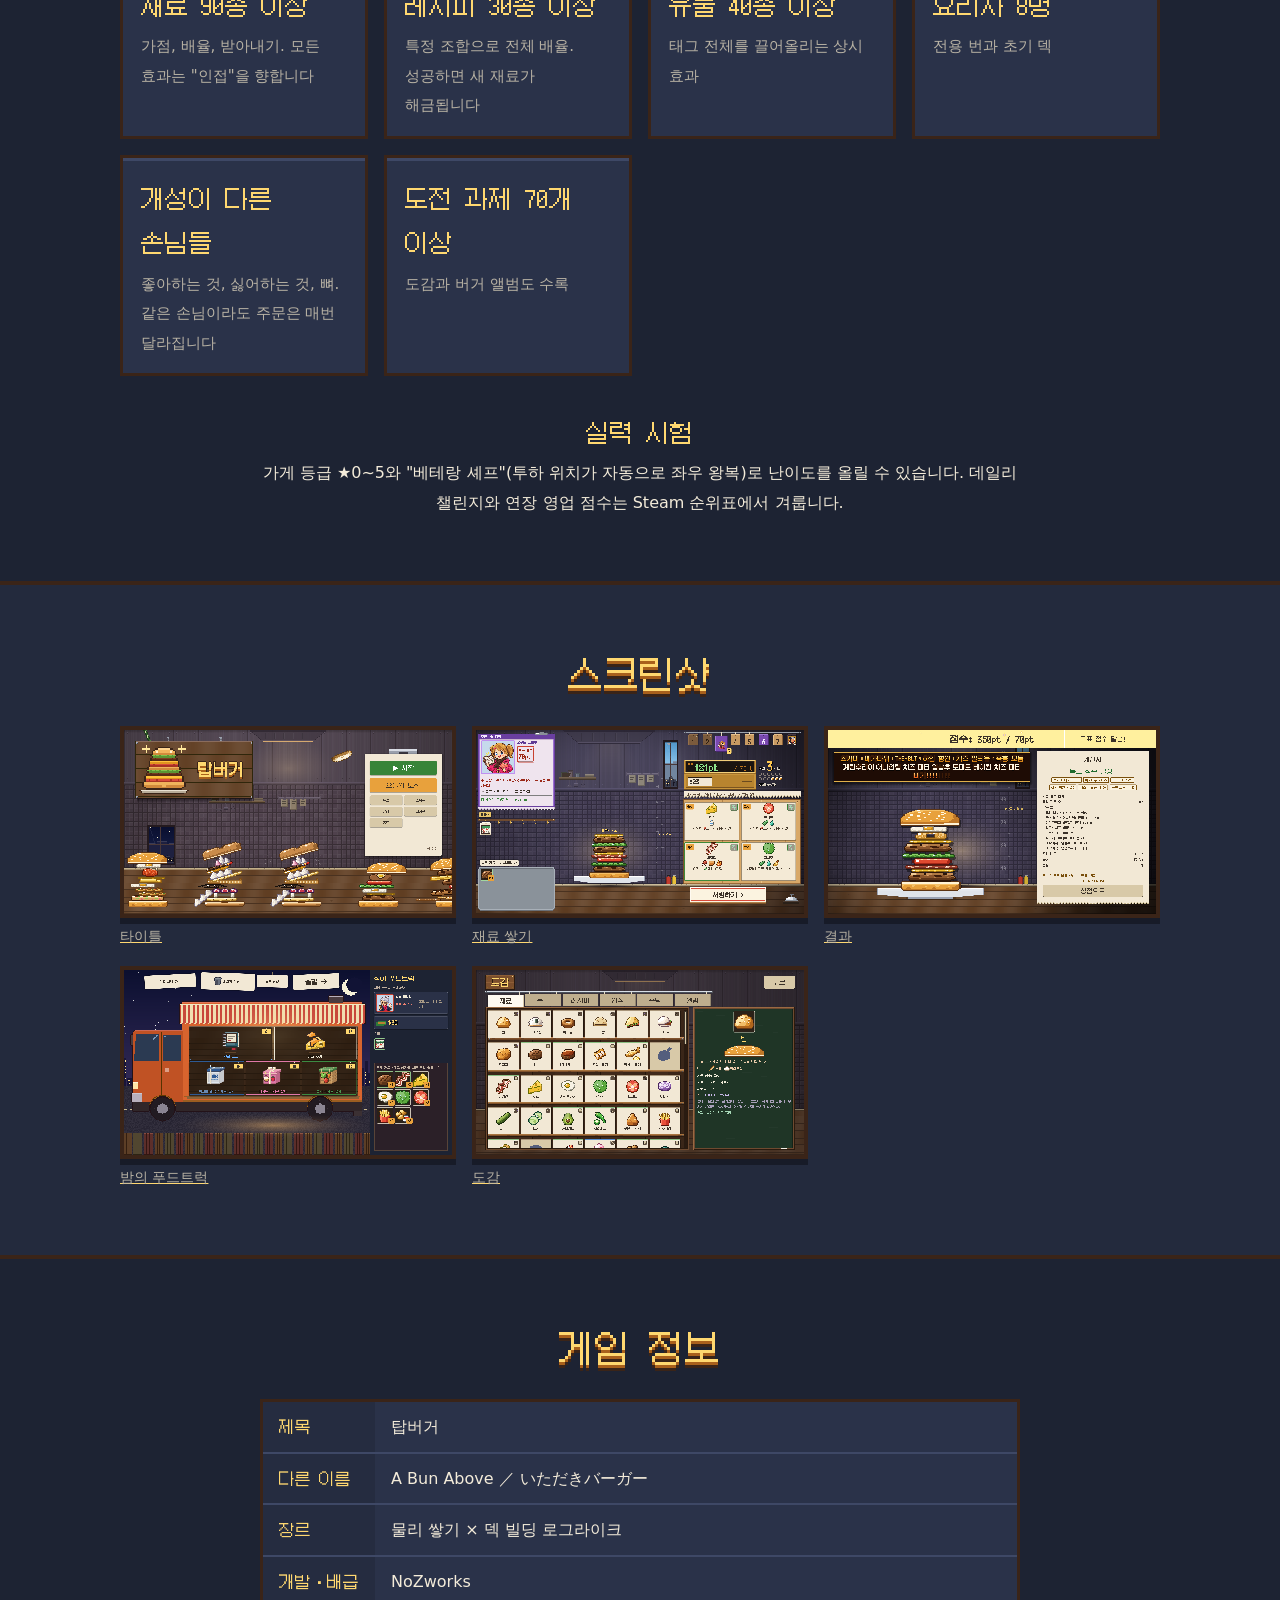
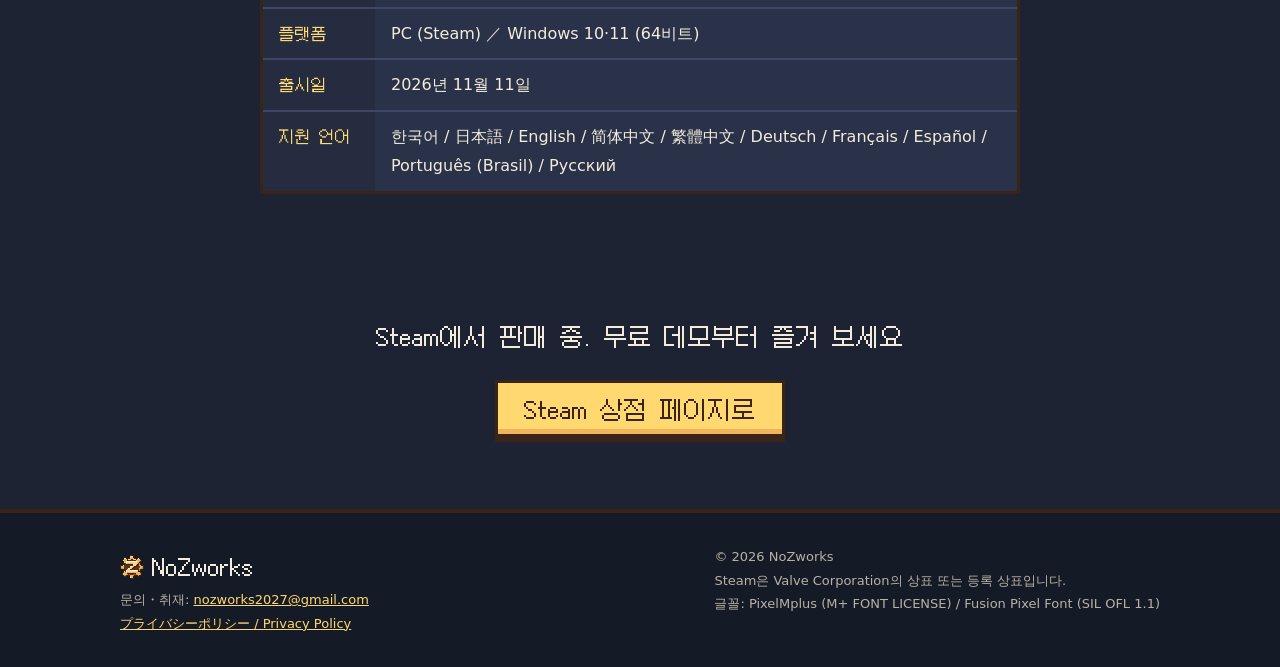
<file: ko/index.html>
<!doctype html>
<html lang="ko">
<head>
<meta charset="utf-8">
<meta name="viewport" content="width=device-width, initial-scale=1">
<title>탑버거 | 물리로 쌓는 버거 로그라이크 【Steam】</title>
<meta name="description" content="「탑버거」는 재료를 물리로 떨어뜨려 쌓아 올리는 버거 로그라이크입니다. 인접한 재료의 시너지로 점수를 벌고, 무너뜨리지 않고 높이 쌓아 손님의 목표 점수에 도전하세요. NoZworks 개발, Steam에서 판매 중.">
<link rel="canonical" href="https://kn1111.github.io/itadaki-burger/ko/">
<link rel="alternate" hreflang="ja" href="https://kn1111.github.io/itadaki-burger/">
<link rel="alternate" hreflang="en" href="https://kn1111.github.io/itadaki-burger/en/">
<link rel="alternate" hreflang="zh-Hans" href="https://kn1111.github.io/itadaki-burger/zh-hans/">
<link rel="alternate" hreflang="zh-Hant" href="https://kn1111.github.io/itadaki-burger/zh-hant/">
<link rel="alternate" hreflang="ko" href="https://kn1111.github.io/itadaki-burger/ko/">
<link rel="alternate" hreflang="de" href="https://kn1111.github.io/itadaki-burger/de/">
<link rel="alternate" hreflang="fr" href="https://kn1111.github.io/itadaki-burger/fr/">
<link rel="alternate" hreflang="es" href="https://kn1111.github.io/itadaki-burger/es/">
<link rel="alternate" hreflang="pt-BR" href="https://kn1111.github.io/itadaki-burger/pt-br/">
<link rel="alternate" hreflang="ru" href="https://kn1111.github.io/itadaki-burger/ru/">
<link rel="alternate" hreflang="x-default" href="https://kn1111.github.io/itadaki-burger/en/">
<link rel="icon" type="image/png" sizes="32x32" href="../assets/icon-32.png">
<link rel="apple-touch-icon" href="../assets/icon-256.png">
<meta name="theme-color" content="#1d2333">

<meta property="og:type" content="website">
<meta property="og:site_name" content="탑버거">
<meta property="og:title" content="탑버거 | 물리로 쌓는 버거 로그라이크">
<meta property="og:description" content="쌓아 올리고, 무너뜨리지 말고, 인접 효과로 점수를 쓸어 담으세요. 물리 기반 쌓기 버거 로그라이크. 지금 Steam에서 만나 보세요.">
<meta property="og:url" content="https://kn1111.github.io/itadaki-burger/ko/">
<meta property="og:image" content="https://kn1111.github.io/itadaki-burger/assets/og-ko.png">
<meta property="og:locale" content="ko_KR">
<meta property="og:locale:alternate" content="ja_JP">
<meta property="og:locale:alternate" content="en_US">
<meta property="og:locale:alternate" content="zh_CN">
<meta property="og:locale:alternate" content="zh_TW">
<meta property="og:locale:alternate" content="de_DE">
<meta property="og:locale:alternate" content="fr_FR">
<meta property="og:locale:alternate" content="es_LA">
<meta property="og:locale:alternate" content="pt_BR">
<meta property="og:locale:alternate" content="ru_RU">
<meta name="twitter:card" content="summary_large_image">

<script type="application/ld+json">
{
  "@context": "https://schema.org",
  "@type": "VideoGame",
  "name": "탑버거",
  "alternateName": [
    "いただきバーガー",
    "Itadaki Burger",
    "A Bun Above",
    "顶饱汉堡",
    "頂飽漢堡",
    "Burger obenauf",
    "Un pain au-dessus",
    "Burger a Tope",
    "Pão nas Alturas",
    "Булка Что Надо"
  ],
  "url": "https://kn1111.github.io/itadaki-burger/ko/",
  "image": "https://kn1111.github.io/itadaki-burger/assets/og-ko.png",
  "description": "물리 기반 쌓기 버거 로그라이크. 서로 붙어 있는 재료가 효과를 연쇄시키고, 높고 가지런히 쌓을수록 점수가 커집니다.",
  "genre": [
    "로그라이크",
    "덱 빌딩",
    "물리 퍼즐",
    "요리"
  ],
  "gamePlatform": "PC",
  "operatingSystem": "Windows 10 / 11 (64비트)",
  "applicationCategory": "Game",
  "inLanguage": [
    "ja",
    "en",
    "zh-Hans",
    "zh-Hant",
    "ko",
    "de",
    "fr",
    "es",
    "pt-BR",
    "ru"
  ],
  "author": {
    "@type": "Organization",
    "name": "NoZworks"
  },
  "publisher": {
    "@type": "Organization",
    "name": "NoZworks"
  },
  "sameAs": [
    "https://store.steampowered.com/app/5161560/"
  ]
}
</script>
<link rel="stylesheet" href="../style.css">
</head>
<body>

<header class="site-header">
  <div class="wrap">
    <a class="brand" href="./"><img class="px" src="../assets/icon-32.png" alt="" width="28" height="28"><span class="brand-name">탑버거</span></a>
    <nav class="nav">
      <details class="langs">
        <summary aria-label="언어">한국어</summary>
        <ul>
          <li><a href="../" hreflang="ja" lang="ja">日本語</a></li>
          <li><a href="../en/" hreflang="en" lang="en">English</a></li>
          <li><a href="../zh-hans/" hreflang="zh-Hans" lang="zh-Hans">简体中文</a></li>
          <li><a href="../zh-hant/" hreflang="zh-Hant" lang="zh-Hant">繁體中文</a></li>
          <li><a href="../ko/" hreflang="ko" lang="ko" aria-current="page">한국어</a></li>
          <li><a href="../de/" hreflang="de" lang="de">Deutsch</a></li>
          <li><a href="../fr/" hreflang="fr" lang="fr">Français</a></li>
          <li><a href="../es/" hreflang="es" lang="es">Español</a></li>
          <li><a href="../pt-br/" hreflang="pt-BR" lang="pt-BR">Português (Brasil)</a></li>
          <li><a href="../ru/" hreflang="ru" lang="ru">Русский</a></li>
        </ul>
      </details>
      <a class="btn small" href="https://store.steampowered.com/app/5161560/?l=koreana&utm_source=official_site&utm_medium=web&utm_campaign=site&utm_content=ko">Steam</a>
    </nav>
  </div>
</header>

<main>
  <div class="hero">
    <div class="wrap">
      <h1>
        <img class="logo px" src="../assets/logo-ko.png" alt="탑버거">
      </h1>
      <p class="tagline">떨어뜨리고! 쌓고! 끼워서 시너지!</p>
      <p class="alt-name">물리 기반 쌓기 버거 로그라이크</p>
      <a class="btn" href="https://store.steampowered.com/app/5161560/?l=koreana&utm_source=official_site&utm_medium=web&utm_campaign=site&utm_content=ko">Steam에서 구매</a>
      <p class="release">현재 판매 중 (2026년 11월 11일 출시) ／ Windows (Steam)</p>
      <div class="demo">
        <p class="fest" data-until="2026-10-26T17:00:00Z">Steam Next Fest</p>
        <p class="demo-h">이 데모에서 즐길 수 있는 것</p>
        <p class="demo-scope">데모에서는 3명의 장인으로 손님 4명의 목표 점수에 도전할 수 있습니다.</p>
        <a class="btn small" href="https://store.steampowered.com/app/5194060/?l=koreana&utm_source=official_site&utm_medium=web&utm_campaign=demo&utm_content=ko">탑버거 Demo</a>
      </div>
    </div>
  </div>

  <section id="about">
    <div class="wrap">
      <h2>어떤 게임인가요?</h2>
      <div class="lead">
        <p><strong>탑버거</strong>는 물리로 버거를 쌓아 올리는 덱 빌딩 로그라이크입니다.</p>
        <p>당신은 버거 가게의 요리사입니다. 손님이 부르는 목표 점수를 그 자리에서 버거로 조립해 내놓아야 합니다. 문제는 재료가 <strong>물리 법칙에 따라 떨어진다</strong>는 것. 노리고 떨어뜨려서 무너지지 않게 쌓는 건 순전히 당신의 손끝에 달렸습니다. 서로 붙어 있는 재료가 효과를 연쇄시키고, 높고 가지런히 쌓을수록 점수가 커집니다.</p>
      </div>
      <!-- trailer: embed the YouTube video here once it is uploaded
      <div class="trailer"><iframe src="https://www.youtube-nocookie.com/embed/VIDEO_ID" title="탑버거" allowfullscreen></iframe></div>
      -->
      <div class="steam-widget">
        <iframe src="https://store.steampowered.com/widget/5161560/?l=koreana" title="탑버거 (Steam)" loading="lazy"></iframe>
      </div>
    </div>
  </section>

  <section id="flow" class="alt">
    <div class="wrap">
      <h2>게임의 흐름</h2>
      <div class="steps">
        <div class="step">
          <img class="shot px" src="../assets/ss/ko-2.png" width="1920" height="1080" loading="lazy" alt="접시 위에 재료를 떨어뜨려 쌓는 게임 화면">
          <div>
            <span class="num">STEP 1</span>
            <h3>노려서 떨어뜨리기</h3>
            <p>손에 든 재료를 접시 위로 노려서 떨어뜨리고, 인접으로 시너지를 발동합니다. 재료는 구르고, 기울고, 무너집니다.</p>
          </div>
        </div>
        <div class="step">
          <img class="shot px" src="../assets/ss/ko-3.png" width="1920" height="1080" loading="lazy" alt="손님 결과 화면">
          <div>
            <span class="num">STEP 2</span>
            <h3>끼워서 시너지</h3>
            <p>위쪽 번을 얹어 내놓으면 채점. 인접한 재료의 효과가 연쇄하며 점수가 치솟습니다. 목표 미달이면 그 자리에서 게임 오버.</p>
          </div>
        </div>
        <div class="step">
          <img class="shot px" src="../assets/ss/ko-4.png" width="1920" height="1080" loading="lazy" alt="밤의 푸드트럭 상점 화면">
          <div>
            <span class="num">STEP 3</span>
            <h3>밤의 푸드트럭</h3>
            <p>손님을 한 명 처리할 때마다 밤의 푸드트럭(상점)이 열립니다. 식재료 상자와 유물을 사고 필요 없는 재료를 처분해, 마지막 보스를 만족시키면 승리입니다.</p>
          </div>
        </div>
      </div>
    </div>
  </section>

  <section id="features">
    <div class="wrap">
      <h2>쌓아 올리는 것</h2>
      <ul class="features">
        <li><b>재료 90종 이상</b><span>가점, 배율, 받아내기. 모든 효과는 "인접"을 향합니다</span></li>
        <li><b>레시피 30종 이상</b><span>특정 조합으로 전체 배율. 성공하면 새 재료가 해금됩니다</span></li>
        <li><b>유물 40종 이상</b><span>태그 전체를 끌어올리는 상시 효과</span></li>
        <li><b>요리사 8명</b><span>전용 번과 초기 덱</span></li>
        <li><b>개성이 다른 손님들</b><span>좋아하는 것, 싫어하는 것, 뼈. 같은 손님이라도 주문은 매번 달라집니다</span></li>
        <li><b>도전 과제 70개 이상</b><span>도감과 버거 앨범도 수록</span></li>
      </ul>
      <div class="challenge">
        <h3>실력 시험</h3>
        <p>가게 등급 ★0~5와 "베테랑 셰프"(투하 위치가 자동으로 좌우 왕복)로 난이도를 올릴 수 있습니다. 데일리 챌린지와 연장 영업 점수는 Steam 순위표에서 겨룹니다.</p>
      </div>
    </div>
  </section>

  <section id="screenshots" class="alt">
    <div class="wrap">
      <h2>스크린샷</h2>
      <div class="gallery">
        <a href="../assets/ss/ko-1.png"><figure><img class="shot px" src="../assets/ss/ko-1.png" width="1920" height="1080" loading="lazy" alt="탑버거 타이틀 화면"><figcaption>타이틀</figcaption></figure></a>
        <a href="../assets/ss/ko-2.png"><figure><img class="shot px" src="../assets/ss/ko-2.png" width="1920" height="1080" loading="lazy" alt="접시 위에 재료를 쌓는 게임 화면"><figcaption>재료 쌓기</figcaption></figure></a>
        <a href="../assets/ss/ko-3.png"><figure><img class="shot px" src="../assets/ss/ko-3.png" width="1920" height="1080" loading="lazy" alt="손님 결과 화면"><figcaption>결과</figcaption></figure></a>
        <a href="../assets/ss/ko-4.png"><figure><img class="shot px" src="../assets/ss/ko-4.png" width="1920" height="1080" loading="lazy" alt="밤의 푸드트럭 상점 화면"><figcaption>밤의 푸드트럭</figcaption></figure></a>
        <a href="../assets/ss/ko-5.png"><figure><img class="shot px" src="../assets/ss/ko-5.png" width="1920" height="1080" loading="lazy" alt="재료 도감 화면"><figcaption>도감</figcaption></figure></a>
      </div>
    </div>
  </section>

  <section id="info">
    <div class="wrap">
      <h2>게임 정보</h2>
      <dl class="facts">
        <dt>제목</dt><dd>탑버거</dd>
        <dt>다른 이름</dt><dd><span lang="en">A Bun Above</span> ／ <span lang="ja">いただきバーガー</span></dd>
        <dt>장르</dt><dd>물리 쌓기 × 덱 빌딩 로그라이크</dd>
        <dt>개발・배급</dt><dd>NoZworks</dd>
        <dt>플랫폼</dt><dd>PC (Steam) ／ Windows 10·11 (64비트)</dd>
        <dt>출시일</dt><dd>2026년 11월 11일</dd>
        <dt>지원 언어</dt><dd>한국어 / 日本語 / English / 简体中文 / 繁體中文 / Deutsch / Français / Español / Português (Brasil) / Русский</dd>
      </dl>
    </div>
  </section>

  <div class="cta-bottom">
    <p>Steam에서 판매 중. 무료 데모부터 즐겨 보세요</p>
    <a class="btn" href="https://store.steampowered.com/app/5161560/?l=koreana&utm_source=official_site&utm_medium=web&utm_campaign=site&utm_content=ko">Steam 상점 페이지로</a>
  </div>
</main>

<footer class="site-footer">
  <div class="wrap">
    <div>
      <p class="maker"><img class="px" src="../assets/nozworks-gear.png" alt="" width="24" height="24">NoZworks</p>
      <p>문의・취재: <a href="mailto:nozworks2027@gmail.com">nozworks2027@gmail.com</a></p>
      <p><a href="../privacy/">プライバシーポリシー / Privacy Policy</a></p>
    </div>
    <div>
      <p>&copy; 2026 NoZworks</p>
      <p>Steam은 Valve Corporation의 상표 또는 등록 상표입니다.</p>
      <p>글꼴: PixelMplus (M+ FONT LICENSE) / Fusion Pixel Font (SIL OFL 1.1)</p>
    </div>
  </div>
</footer>

<script>document.querySelectorAll("[data-until]").forEach(function (e) { if (Date.now() > Date.parse(e.dataset.until)) e.remove(); });</script>
</body>
</html>
</file>
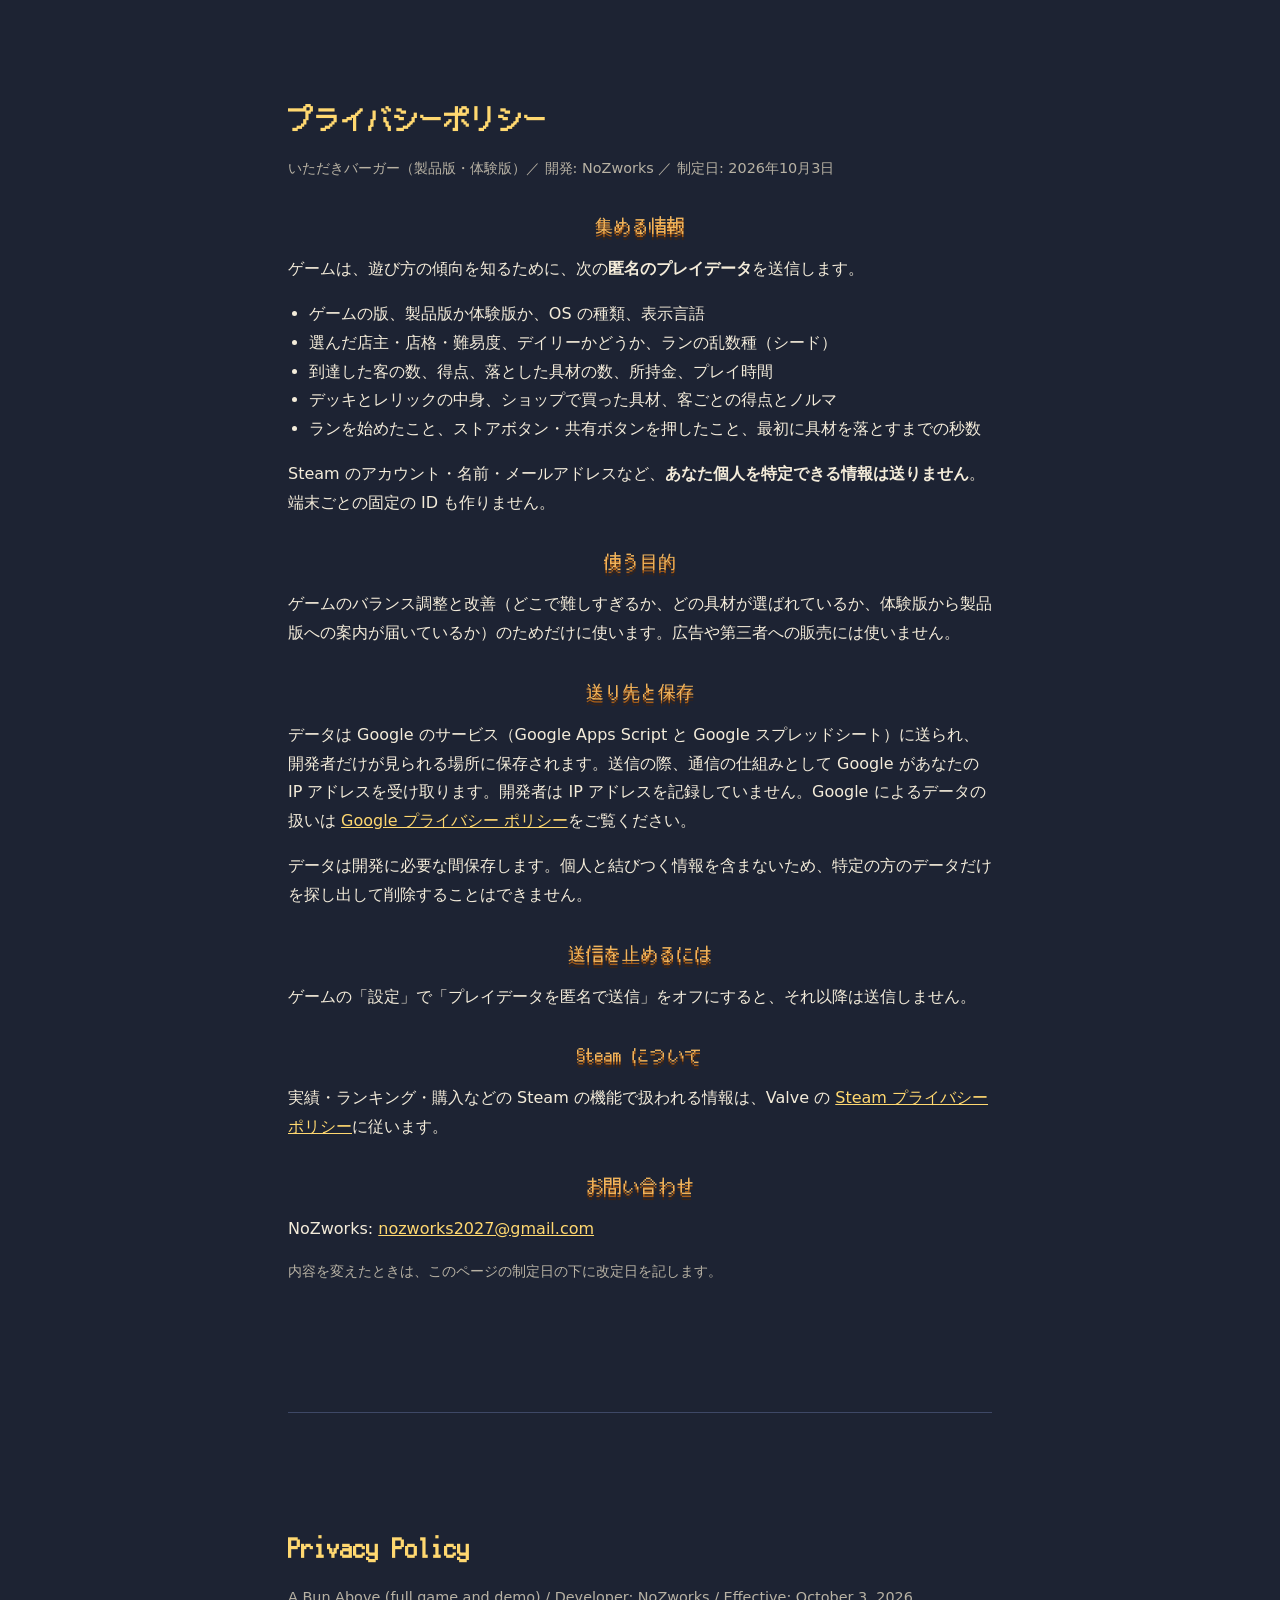
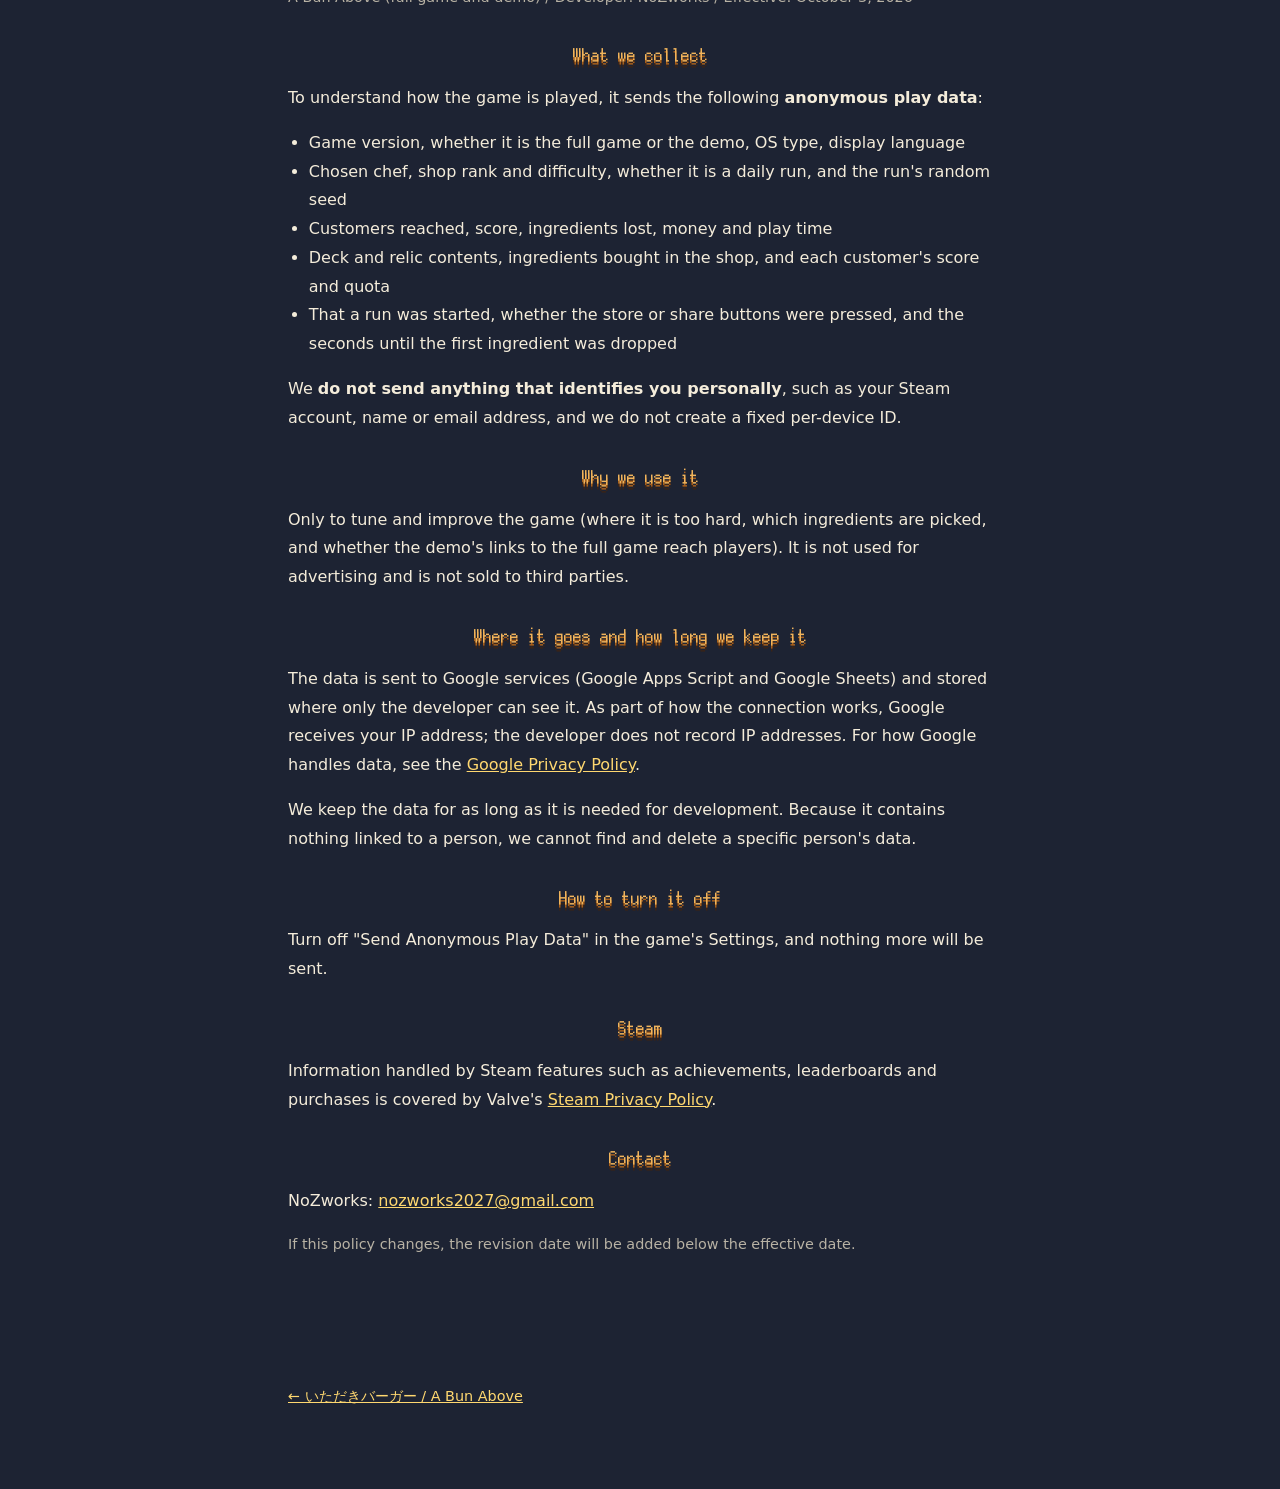
<file: privacy/index.html>
<!DOCTYPE html>
<html lang="ja">
<head>
<meta charset="utf-8">
<meta name="viewport" content="width=device-width, initial-scale=1">
<title>プライバシーポリシー / Privacy Policy — いただきバーガー / A Bun Above</title>
<meta name="robots" content="index,follow">
<link rel="canonical" href="https://kn1111.github.io/itadaki-burger/privacy/">
<link rel="stylesheet" href="../style.css">
<style>
  .policy { max-width: 46rem; margin: 0 auto; padding: 2rem 1rem 4rem; line-height: 1.8; font-family: var(--text); }
  .policy h1 { font-family: var(--pixel); color: var(--gold); font-size: 1.6rem; margin: 0 0 .25rem; }
  .policy h2 { font-family: var(--pixel); color: var(--brass); font-size: 1.15rem; margin: 2rem 0 .5rem; }
  .policy p, .policy li { color: var(--ink); }
  .policy .meta { color: var(--mute); font-size: .9rem; }
  .policy ul { padding-left: 1.3rem; }
  .policy hr { border: 0; border-top: 1px solid var(--line); margin: 3rem 0; }
  .policy a { color: var(--gold); }
</style>
</head>
<body>
<main class="policy">

<section lang="ja">
<h1>プライバシーポリシー</h1>
<p class="meta">いただきバーガー（製品版・体験版）／ 開発: NoZworks ／ 制定日: 2026年10月3日</p>

<h2>集める情報</h2>
<p>ゲームは、遊び方の傾向を知るために、次の<strong>匿名のプレイデータ</strong>を送信します。</p>
<ul>
  <li>ゲームの版、製品版か体験版か、OS の種類、表示言語</li>
  <li>選んだ店主・店格・難易度、デイリーかどうか、ランの乱数種（シード）</li>
  <li>到達した客の数、得点、落とした具材の数、所持金、プレイ時間</li>
  <li>デッキとレリックの中身、ショップで買った具材、客ごとの得点とノルマ</li>
  <li>ランを始めたこと、ストアボタン・共有ボタンを押したこと、最初に具材を落とすまでの秒数</li>
</ul>
<p>Steam のアカウント・名前・メールアドレスなど、<strong>あなた個人を特定できる情報は送りません</strong>。端末ごとの固定の ID も作りません。</p>

<h2>使う目的</h2>
<p>ゲームのバランス調整と改善（どこで難しすぎるか、どの具材が選ばれているか、体験版から製品版への案内が届いているか）のためだけに使います。広告や第三者への販売には使いません。</p>

<h2>送り先と保存</h2>
<p>データは Google のサービス（Google Apps Script と Google スプレッドシート）に送られ、開発者だけが見られる場所に保存されます。送信の際、通信の仕組みとして Google があなたの IP アドレスを受け取ります。開発者は IP アドレスを記録していません。Google によるデータの扱いは <a href="https://policies.google.com/privacy" rel="noopener">Google プライバシー ポリシー</a>をご覧ください。</p>
<p>データは開発に必要な間保存します。個人と結びつく情報を含まないため、特定の方のデータだけを探し出して削除することはできません。</p>

<h2>送信を止めるには</h2>
<p>ゲームの「設定」で「プレイデータを匿名で送信」をオフにすると、それ以降は送信しません。</p>

<h2>Steam について</h2>
<p>実績・ランキング・購入などの Steam の機能で扱われる情報は、Valve の <a href="https://store.steampowered.com/privacy_agreement/" rel="noopener">Steam プライバシーポリシー</a>に従います。</p>

<h2>お問い合わせ</h2>
<p>NoZworks: <a href="mailto:nozworks2027@gmail.com">nozworks2027@gmail.com</a></p>
<p class="meta">内容を変えたときは、このページの制定日の下に改定日を記します。</p>
</section>

<hr>

<section lang="en">
<h1>Privacy Policy</h1>
<p class="meta">A Bun Above (full game and demo) / Developer: NoZworks / Effective: October 3, 2026</p>

<h2>What we collect</h2>
<p>To understand how the game is played, it sends the following <strong>anonymous play data</strong>:</p>
<ul>
  <li>Game version, whether it is the full game or the demo, OS type, display language</li>
  <li>Chosen chef, shop rank and difficulty, whether it is a daily run, and the run's random seed</li>
  <li>Customers reached, score, ingredients lost, money and play time</li>
  <li>Deck and relic contents, ingredients bought in the shop, and each customer's score and quota</li>
  <li>That a run was started, whether the store or share buttons were pressed, and the seconds until the first ingredient was dropped</li>
</ul>
<p>We <strong>do not send anything that identifies you personally</strong>, such as your Steam account, name or email address, and we do not create a fixed per-device ID.</p>

<h2>Why we use it</h2>
<p>Only to tune and improve the game (where it is too hard, which ingredients are picked, and whether the demo's links to the full game reach players). It is not used for advertising and is not sold to third parties.</p>

<h2>Where it goes and how long we keep it</h2>
<p>The data is sent to Google services (Google Apps Script and Google Sheets) and stored where only the developer can see it. As part of how the connection works, Google receives your IP address; the developer does not record IP addresses. For how Google handles data, see the <a href="https://policies.google.com/privacy" rel="noopener">Google Privacy Policy</a>.</p>
<p>We keep the data for as long as it is needed for development. Because it contains nothing linked to a person, we cannot find and delete a specific person's data.</p>

<h2>How to turn it off</h2>
<p>Turn off "Send Anonymous Play Data" in the game's Settings, and nothing more will be sent.</p>

<h2>Steam</h2>
<p>Information handled by Steam features such as achievements, leaderboards and purchases is covered by Valve's <a href="https://store.steampowered.com/privacy_agreement/" rel="noopener">Steam Privacy Policy</a>.</p>

<h2>Contact</h2>
<p>NoZworks: <a href="mailto:nozworks2027@gmail.com">nozworks2027@gmail.com</a></p>
<p class="meta">If this policy changes, the revision date will be added below the effective date.</p>
</section>

<p class="meta" style="margin-top:3rem"><a href="../">← いただきバーガー / A Bun Above</a></p>
</main>
</body>
</html>
</file>
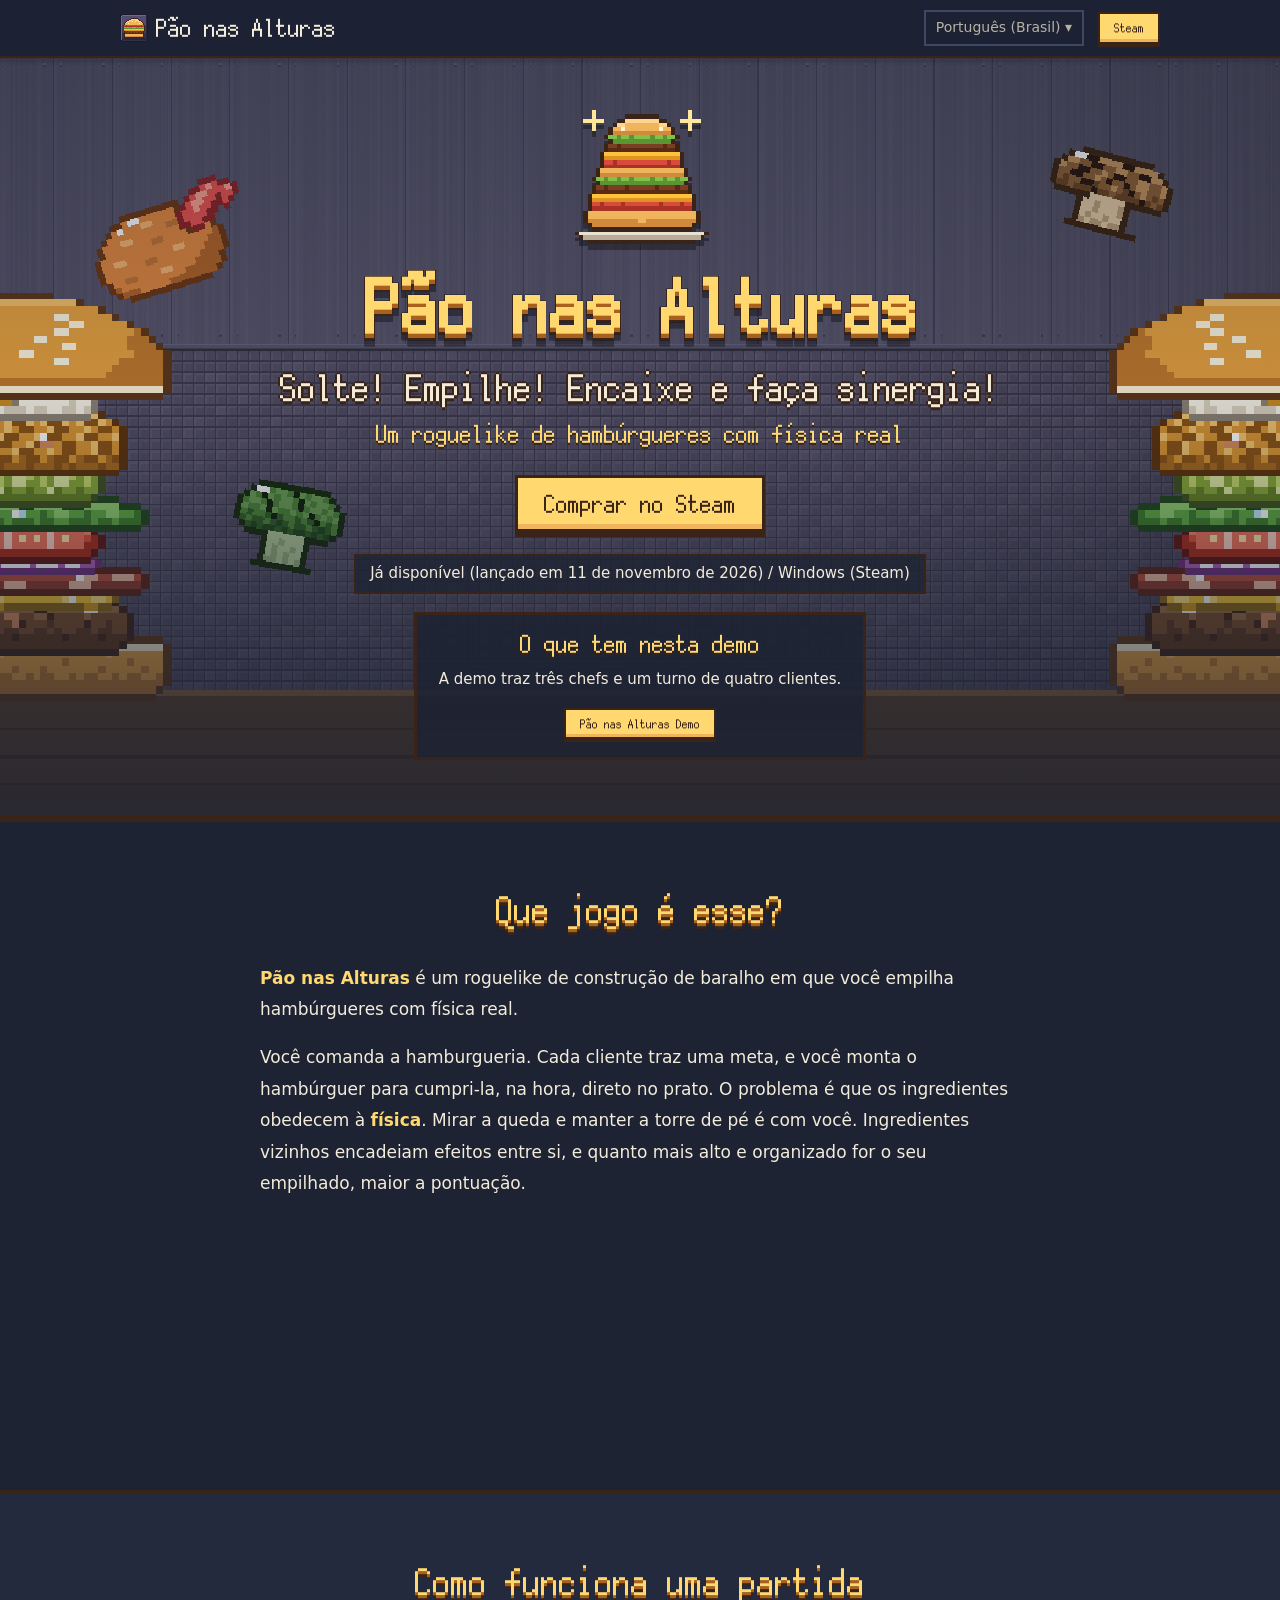
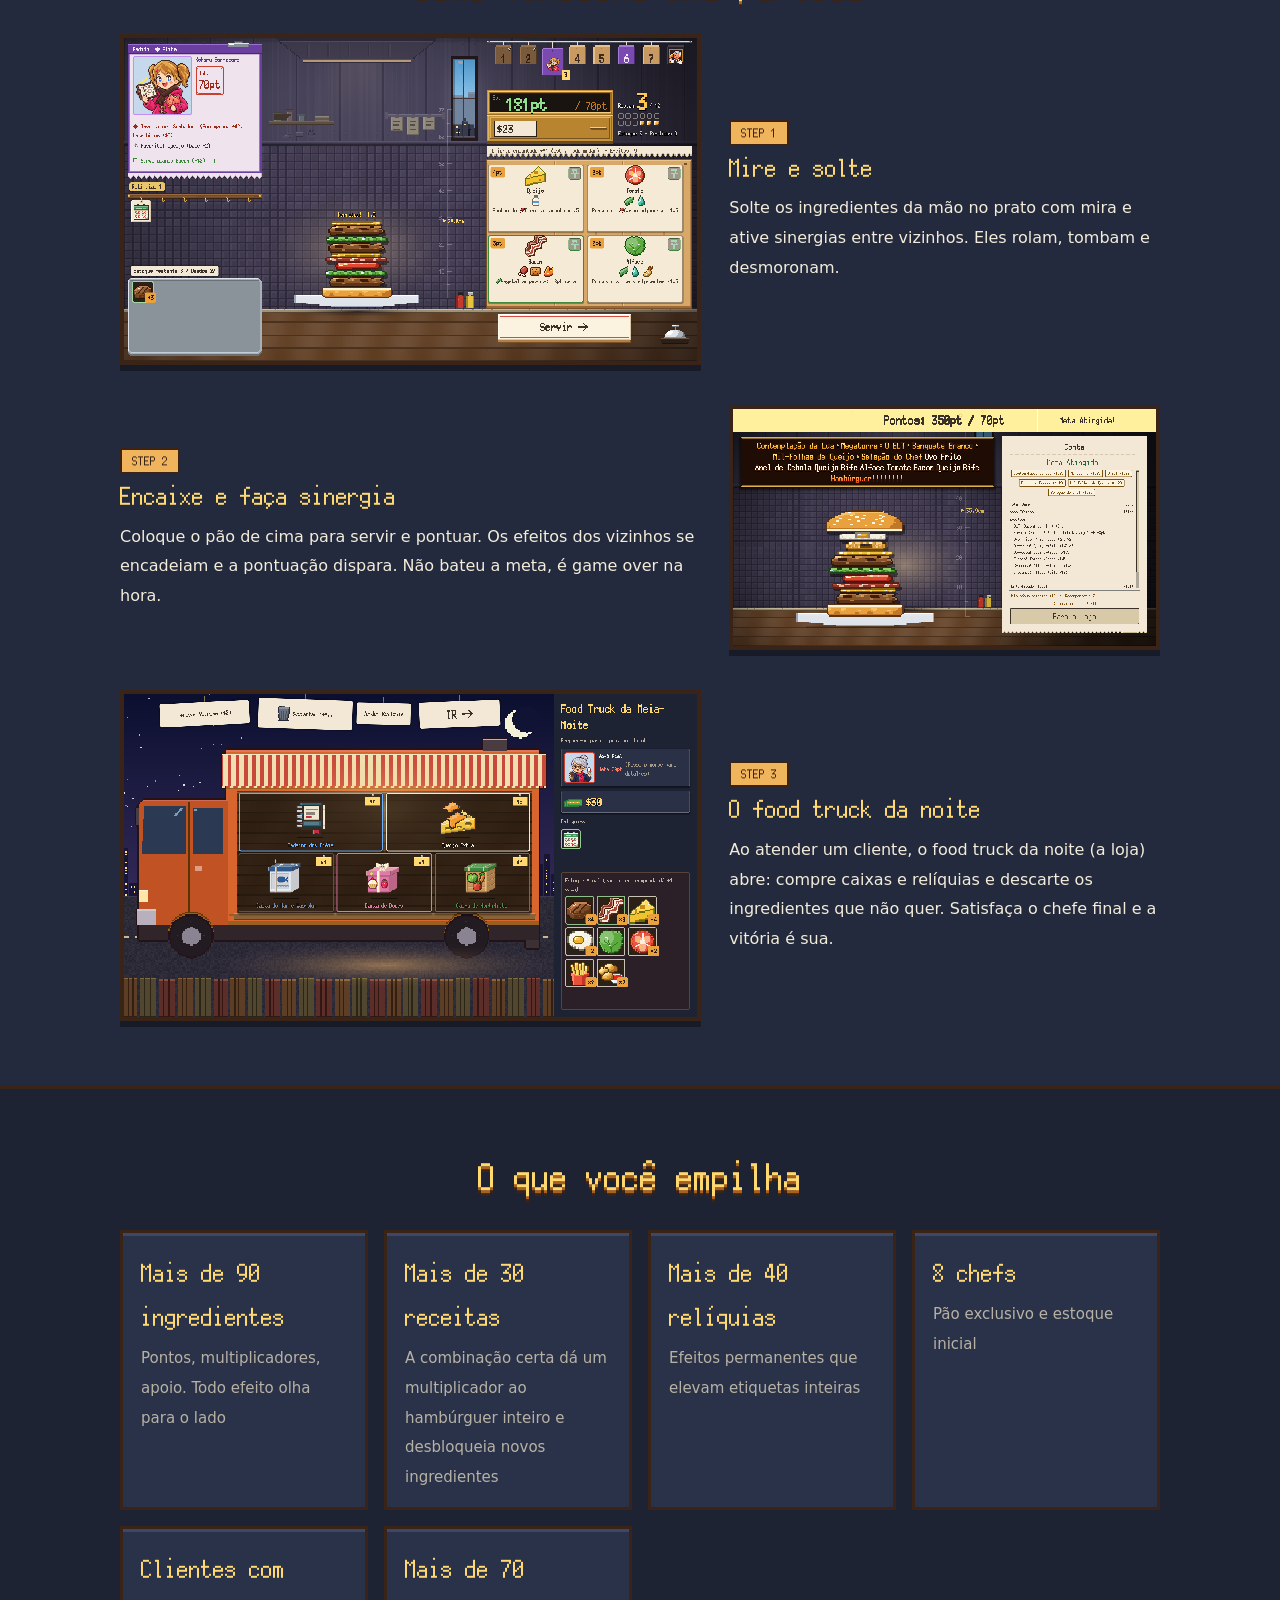
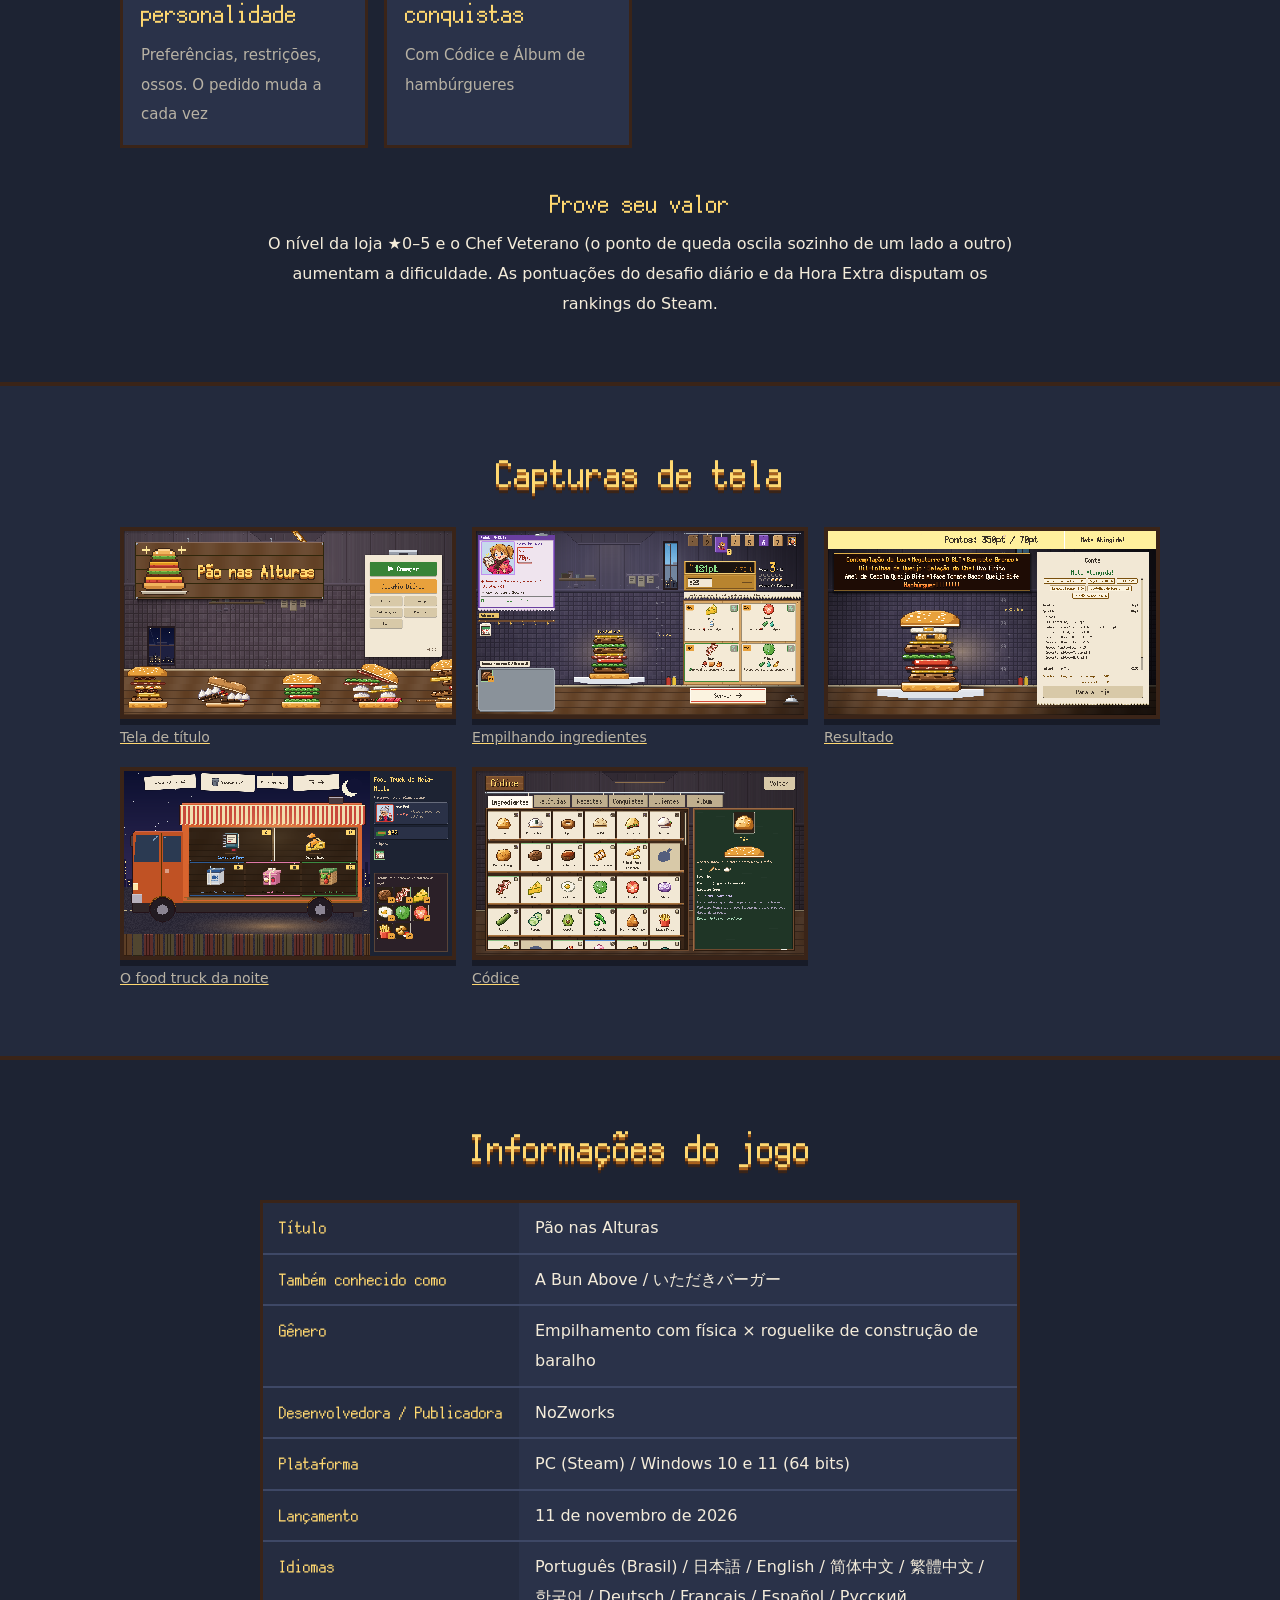
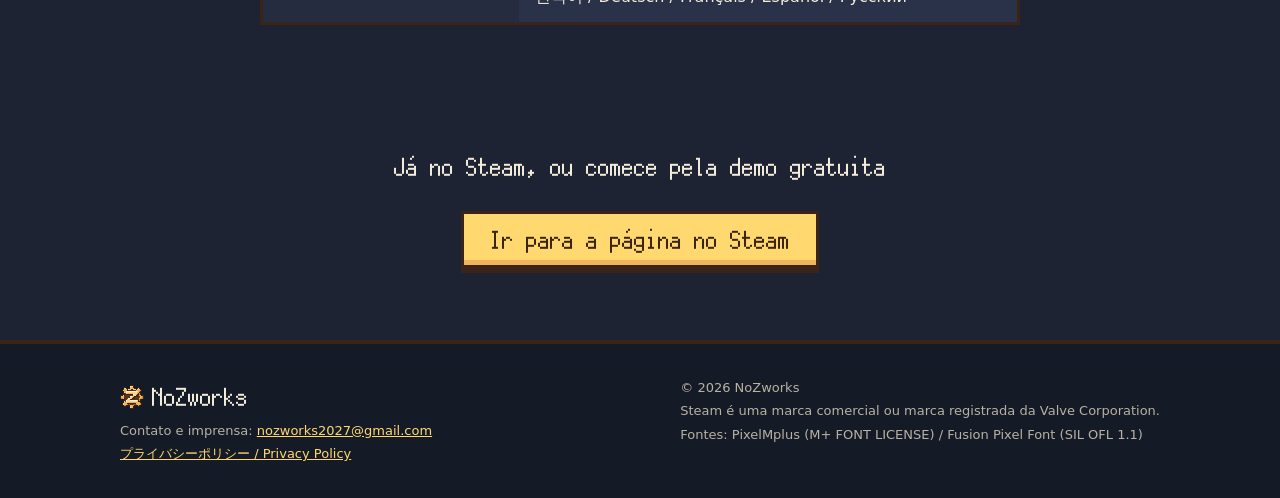
<file: pt-br/index.html>
<!doctype html>
<html lang="pt-BR">
<head>
<meta charset="utf-8">
<meta name="viewport" content="width=device-width, initial-scale=1">
<title>Pão nas Alturas – Roguelike de empilhar hambúrgueres | Steam</title>
<meta name="description" content="Pão nas Alturas (いただきバーガー) é um roguelike de empilhar hambúrgueres com física real. Solte ingredientes, ative sinergias entre vizinhos e mantenha a torre de pé para bater a meta de cada cliente. Da NoZworks, já disponível no Steam.">
<link rel="canonical" href="https://kn1111.github.io/itadaki-burger/pt-br/">
<link rel="alternate" hreflang="ja" href="https://kn1111.github.io/itadaki-burger/">
<link rel="alternate" hreflang="en" href="https://kn1111.github.io/itadaki-burger/en/">
<link rel="alternate" hreflang="zh-Hans" href="https://kn1111.github.io/itadaki-burger/zh-hans/">
<link rel="alternate" hreflang="zh-Hant" href="https://kn1111.github.io/itadaki-burger/zh-hant/">
<link rel="alternate" hreflang="ko" href="https://kn1111.github.io/itadaki-burger/ko/">
<link rel="alternate" hreflang="de" href="https://kn1111.github.io/itadaki-burger/de/">
<link rel="alternate" hreflang="fr" href="https://kn1111.github.io/itadaki-burger/fr/">
<link rel="alternate" hreflang="es" href="https://kn1111.github.io/itadaki-burger/es/">
<link rel="alternate" hreflang="pt-BR" href="https://kn1111.github.io/itadaki-burger/pt-br/">
<link rel="alternate" hreflang="ru" href="https://kn1111.github.io/itadaki-burger/ru/">
<link rel="alternate" hreflang="x-default" href="https://kn1111.github.io/itadaki-burger/en/">
<link rel="icon" type="image/png" sizes="32x32" href="../assets/icon-32.png">
<link rel="apple-touch-icon" href="../assets/icon-256.png">
<meta name="theme-color" content="#1d2333">

<meta property="og:type" content="website">
<meta property="og:site_name" content="Pão nas Alturas">
<meta property="og:title" content="Pão nas Alturas – Roguelike de empilhar hambúrgueres">
<meta property="og:description" content="Empilhe sem derrubar e lucre com a sinergia. Já disponível no Steam.">
<meta property="og:url" content="https://kn1111.github.io/itadaki-burger/pt-br/">
<meta property="og:image" content="https://kn1111.github.io/itadaki-burger/assets/og-pt-br.png">
<meta property="og:locale" content="pt_BR">
<meta property="og:locale:alternate" content="ja_JP">
<meta property="og:locale:alternate" content="en_US">
<meta property="og:locale:alternate" content="zh_CN">
<meta property="og:locale:alternate" content="zh_TW">
<meta property="og:locale:alternate" content="ko_KR">
<meta property="og:locale:alternate" content="de_DE">
<meta property="og:locale:alternate" content="fr_FR">
<meta property="og:locale:alternate" content="es_LA">
<meta property="og:locale:alternate" content="ru_RU">
<meta name="twitter:card" content="summary_large_image">

<script type="application/ld+json">
{
  "@context": "https://schema.org",
  "@type": "VideoGame",
  "name": "Pão nas Alturas",
  "alternateName": [
    "いただきバーガー",
    "Itadaki Burger",
    "A Bun Above",
    "顶饱汉堡",
    "頂飽漢堡",
    "탑버거",
    "Burger obenauf",
    "Un pain au-dessus",
    "Burger a Tope",
    "Булка Что Надо"
  ],
  "url": "https://kn1111.github.io/itadaki-burger/pt-br/",
  "image": "https://kn1111.github.io/itadaki-burger/assets/og-pt-br.png",
  "description": "Um roguelike de hambúrgueres com física real: ingredientes vizinhos encadeiam efeitos entre si, e quanto mais alto e organizado for o seu empilhado, maior a pontuação.",
  "genre": [
    "Roguelike",
    "Construção de baralho",
    "Puzzle de física",
    "Culinária"
  ],
  "gamePlatform": "PC",
  "operatingSystem": "Windows 10 / 11 (64 bits)",
  "applicationCategory": "Game",
  "inLanguage": [
    "ja",
    "en",
    "zh-Hans",
    "zh-Hant",
    "ko",
    "de",
    "fr",
    "es",
    "pt-BR",
    "ru"
  ],
  "author": {
    "@type": "Organization",
    "name": "NoZworks"
  },
  "publisher": {
    "@type": "Organization",
    "name": "NoZworks"
  },
  "sameAs": [
    "https://store.steampowered.com/app/5161560/"
  ]
}
</script>
<link rel="stylesheet" href="../style.css">
</head>
<body>

<header class="site-header">
  <div class="wrap">
    <a class="brand" href="./"><img class="px" src="../assets/icon-32.png" alt="" width="28" height="28"><span class="brand-name">Pão nas Alturas</span></a>
    <nav class="nav">
      <details class="langs">
        <summary aria-label="Idioma">Português (Brasil)</summary>
        <ul>
          <li><a href="../" hreflang="ja" lang="ja">日本語</a></li>
          <li><a href="../en/" hreflang="en" lang="en">English</a></li>
          <li><a href="../zh-hans/" hreflang="zh-Hans" lang="zh-Hans">简体中文</a></li>
          <li><a href="../zh-hant/" hreflang="zh-Hant" lang="zh-Hant">繁體中文</a></li>
          <li><a href="../ko/" hreflang="ko" lang="ko">한국어</a></li>
          <li><a href="../de/" hreflang="de" lang="de">Deutsch</a></li>
          <li><a href="../fr/" hreflang="fr" lang="fr">Français</a></li>
          <li><a href="../es/" hreflang="es" lang="es">Español</a></li>
          <li><a href="../pt-br/" hreflang="pt-BR" lang="pt-BR" aria-current="page">Português (Brasil)</a></li>
          <li><a href="../ru/" hreflang="ru" lang="ru">Русский</a></li>
        </ul>
      </details>
      <a class="btn small" href="https://store.steampowered.com/app/5161560/?l=brazilian&utm_source=official_site&utm_medium=web&utm_campaign=site&utm_content=pt-BR">Steam</a>
    </nav>
  </div>
</header>

<main>
  <div class="hero">
    <div class="wrap">
      <h1>
        <img class="logo px" src="../assets/logo-pt-br.png" alt="Pão nas Alturas">
      </h1>
      <p class="tagline">Solte! Empilhe! Encaixe e faça sinergia!</p>
      <p class="alt-name">Um roguelike de hambúrgueres com física real</p>
      <a class="btn" href="https://store.steampowered.com/app/5161560/?l=brazilian&utm_source=official_site&utm_medium=web&utm_campaign=site&utm_content=pt-BR">Comprar no Steam</a>
      <p class="release">Já disponível (lançado em 11 de novembro de 2026) / Windows (Steam)</p>
      <div class="demo">
        <p class="fest" data-until="2026-10-26T17:00:00Z">Steam Next Fest</p>
        <p class="demo-h">O que tem nesta demo</p>
        <p class="demo-scope">A demo traz três chefs e um turno de quatro clientes.</p>
        <a class="btn small" href="https://store.steampowered.com/app/5194060/?l=brazilian&utm_source=official_site&utm_medium=web&utm_campaign=demo&utm_content=pt-BR">Pão nas Alturas Demo</a>
      </div>
    </div>
  </div>

  <section id="about">
    <div class="wrap">
      <h2>Que jogo é esse?</h2>
      <div class="lead">
        <p><strong>Pão nas Alturas</strong> é um roguelike de construção de baralho em que você empilha hambúrgueres com física real.</p>
        <p>Você comanda a hamburgueria. Cada cliente traz uma meta, e você monta o hambúrguer para cumpri-la, na hora, direto no prato. O problema é que os ingredientes obedecem à <strong>física</strong>. Mirar a queda e manter a torre de pé é com você. Ingredientes vizinhos encadeiam efeitos entre si, e quanto mais alto e organizado for o seu empilhado, maior a pontuação.</p>
      </div>
      <!-- trailer: embed the YouTube video here once it is uploaded
      <div class="trailer"><iframe src="https://www.youtube-nocookie.com/embed/VIDEO_ID" title="Pão nas Alturas" allowfullscreen></iframe></div>
      -->
      <div class="steam-widget">
        <iframe src="https://store.steampowered.com/widget/5161560/?l=brazilian" title="Pão nas Alturas (Steam)" loading="lazy"></iframe>
      </div>
    </div>
  </section>

  <section id="flow" class="alt">
    <div class="wrap">
      <h2>Como funciona uma partida</h2>
      <div class="steps">
        <div class="step">
          <img class="shot px" src="../assets/ss/pt-br-2.png" width="1920" height="1080" loading="lazy" alt="Partida: ingredientes caem no prato e são empilhados">
          <div>
            <span class="num">STEP 1</span>
            <h3>Mire e solte</h3>
            <p>Solte os ingredientes da mão no prato com mira e ative sinergias entre vizinhos. Eles rolam, tombam e desmoronam.</p>
          </div>
        </div>
        <div class="step">
          <img class="shot px" src="../assets/ss/pt-br-3.png" width="1920" height="1080" loading="lazy" alt="Tela de resultado de um cliente">
          <div>
            <span class="num">STEP 2</span>
            <h3>Encaixe e faça sinergia</h3>
            <p>Coloque o pão de cima para servir e pontuar. Os efeitos dos vizinhos se encadeiam e a pontuação dispara. Não bateu a meta, é game over na hora.</p>
          </div>
        </div>
        <div class="step">
          <img class="shot px" src="../assets/ss/pt-br-4.png" width="1920" height="1080" loading="lazy" alt="O food truck da noite com caixas e relíquias">
          <div>
            <span class="num">STEP 3</span>
            <h3>O food truck da noite</h3>
            <p>Ao atender um cliente, o food truck da noite (a loja) abre: compre caixas e relíquias e descarte os ingredientes que não quer. Satisfaça o chefe final e a vitória é sua.</p>
          </div>
        </div>
      </div>
    </div>
  </section>

  <section id="features">
    <div class="wrap">
      <h2>O que você empilha</h2>
      <ul class="features">
        <li><b>Mais de 90 ingredientes</b><span>Pontos, multiplicadores, apoio. Todo efeito olha para o lado</span></li>
        <li><b>Mais de 30 receitas</b><span>A combinação certa dá um multiplicador ao hambúrguer inteiro e desbloqueia novos ingredientes</span></li>
        <li><b>Mais de 40 relíquias</b><span>Efeitos permanentes que elevam etiquetas inteiras</span></li>
        <li><b>8 chefs</b><span>Pão exclusivo e estoque inicial</span></li>
        <li><b>Clientes com personalidade</b><span>Preferências, restrições, ossos. O pedido muda a cada vez</span></li>
        <li><b>Mais de 70 conquistas</b><span>Com Códice e Álbum de hambúrgueres</span></li>
      </ul>
      <div class="challenge">
        <h3>Prove seu valor</h3>
        <p>O nível da loja ★0–5 e o Chef Veterano (o ponto de queda oscila sozinho de um lado a outro) aumentam a dificuldade. As pontuações do desafio diário e da Hora Extra disputam os rankings do Steam.</p>
      </div>
    </div>
  </section>

  <section id="screenshots" class="alt">
    <div class="wrap">
      <h2>Capturas de tela</h2>
      <div class="gallery">
        <a href="../assets/ss/pt-br-1.png"><figure><img class="shot px" src="../assets/ss/pt-br-1.png" width="1920" height="1080" loading="lazy" alt="Tela de título de Pão nas Alturas"><figcaption>Tela de título</figcaption></figure></a>
        <a href="../assets/ss/pt-br-2.png"><figure><img class="shot px" src="../assets/ss/pt-br-2.png" width="1920" height="1080" loading="lazy" alt="Empilhando ingredientes no prato"><figcaption>Empilhando ingredientes</figcaption></figure></a>
        <a href="../assets/ss/pt-br-3.png"><figure><img class="shot px" src="../assets/ss/pt-br-3.png" width="1920" height="1080" loading="lazy" alt="Tela de resultado de um cliente"><figcaption>Resultado</figcaption></figure></a>
        <a href="../assets/ss/pt-br-4.png"><figure><img class="shot px" src="../assets/ss/pt-br-4.png" width="1920" height="1080" loading="lazy" alt="O food truck da noite (loja)"><figcaption>O food truck da noite</figcaption></figure></a>
        <a href="../assets/ss/pt-br-5.png"><figure><img class="shot px" src="../assets/ss/pt-br-5.png" width="1920" height="1080" loading="lazy" alt="Códice de ingredientes"><figcaption>Códice</figcaption></figure></a>
      </div>
    </div>
  </section>

  <section id="info">
    <div class="wrap">
      <h2>Informações do jogo</h2>
      <dl class="facts">
        <dt>Título</dt><dd>Pão nas Alturas</dd>
        <dt>Também conhecido como</dt><dd><span lang="en">A Bun Above</span> / <span lang="ja">いただきバーガー</span></dd>
        <dt>Gênero</dt><dd>Empilhamento com física × roguelike de construção de baralho</dd>
        <dt>Desenvolvedora / Publicadora</dt><dd>NoZworks</dd>
        <dt>Plataforma</dt><dd>PC (Steam) / Windows 10 e 11 (64 bits)</dd>
        <dt>Lançamento</dt><dd>11 de novembro de 2026</dd>
        <dt>Idiomas</dt><dd>Português (Brasil) / 日本語 / English / 简体中文 / 繁體中文 / 한국어 / Deutsch / Français / Español / Русский</dd>
      </dl>
    </div>
  </section>

  <div class="cta-bottom">
    <p>Já no Steam, ou comece pela demo gratuita</p>
    <a class="btn" href="https://store.steampowered.com/app/5161560/?l=brazilian&utm_source=official_site&utm_medium=web&utm_campaign=site&utm_content=pt-BR">Ir para a página no Steam</a>
  </div>
</main>

<footer class="site-footer">
  <div class="wrap">
    <div>
      <p class="maker"><img class="px" src="../assets/nozworks-gear.png" alt="" width="24" height="24">NoZworks</p>
      <p>Contato e imprensa: <a href="mailto:nozworks2027@gmail.com">nozworks2027@gmail.com</a></p>
      <p><a href="../privacy/">プライバシーポリシー / Privacy Policy</a></p>
    </div>
    <div>
      <p>&copy; 2026 NoZworks</p>
      <p>Steam é uma marca comercial ou marca registrada da Valve Corporation.</p>
      <p>Fontes: PixelMplus (M+ FONT LICENSE) / Fusion Pixel Font (SIL OFL 1.1)</p>
    </div>
  </div>
</footer>

<script>document.querySelectorAll("[data-until]").forEach(function (e) { if (Date.now() > Date.parse(e.dataset.until)) e.remove(); });</script>
</body>
</html>
</file>
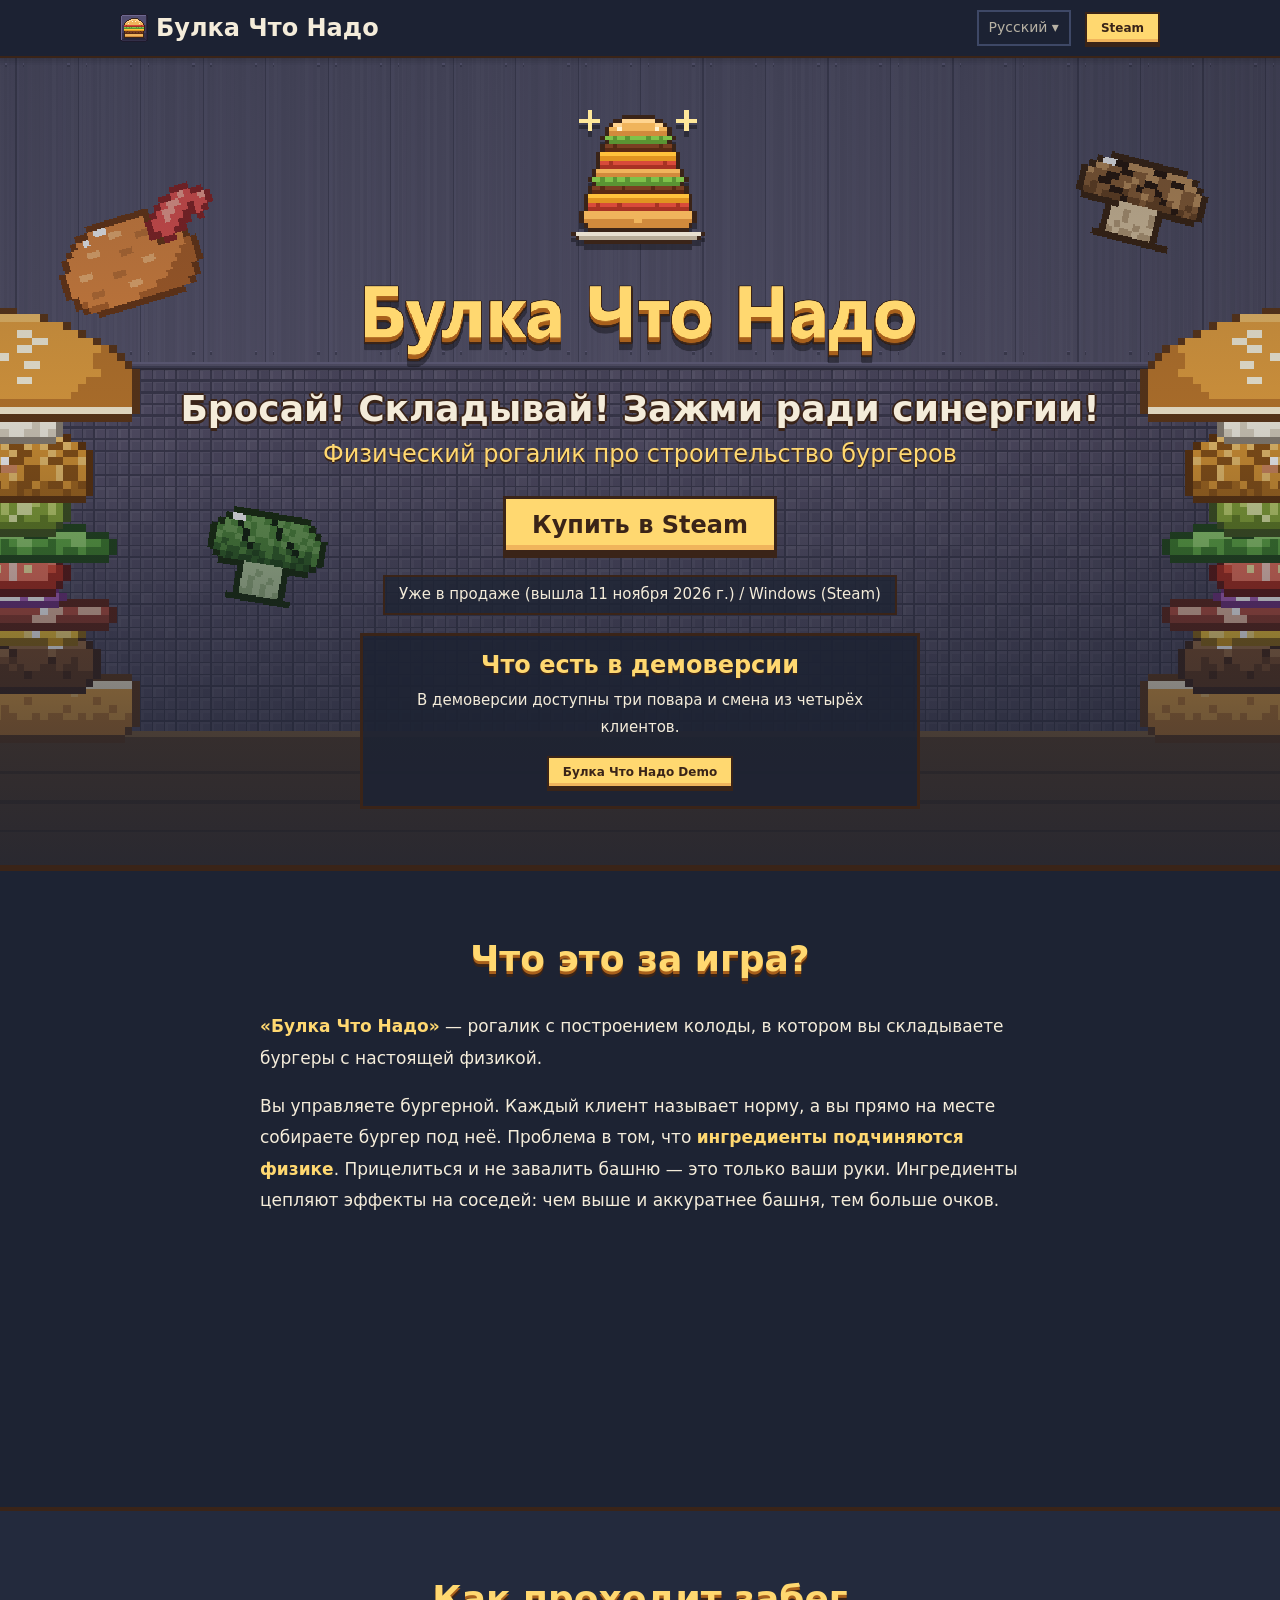
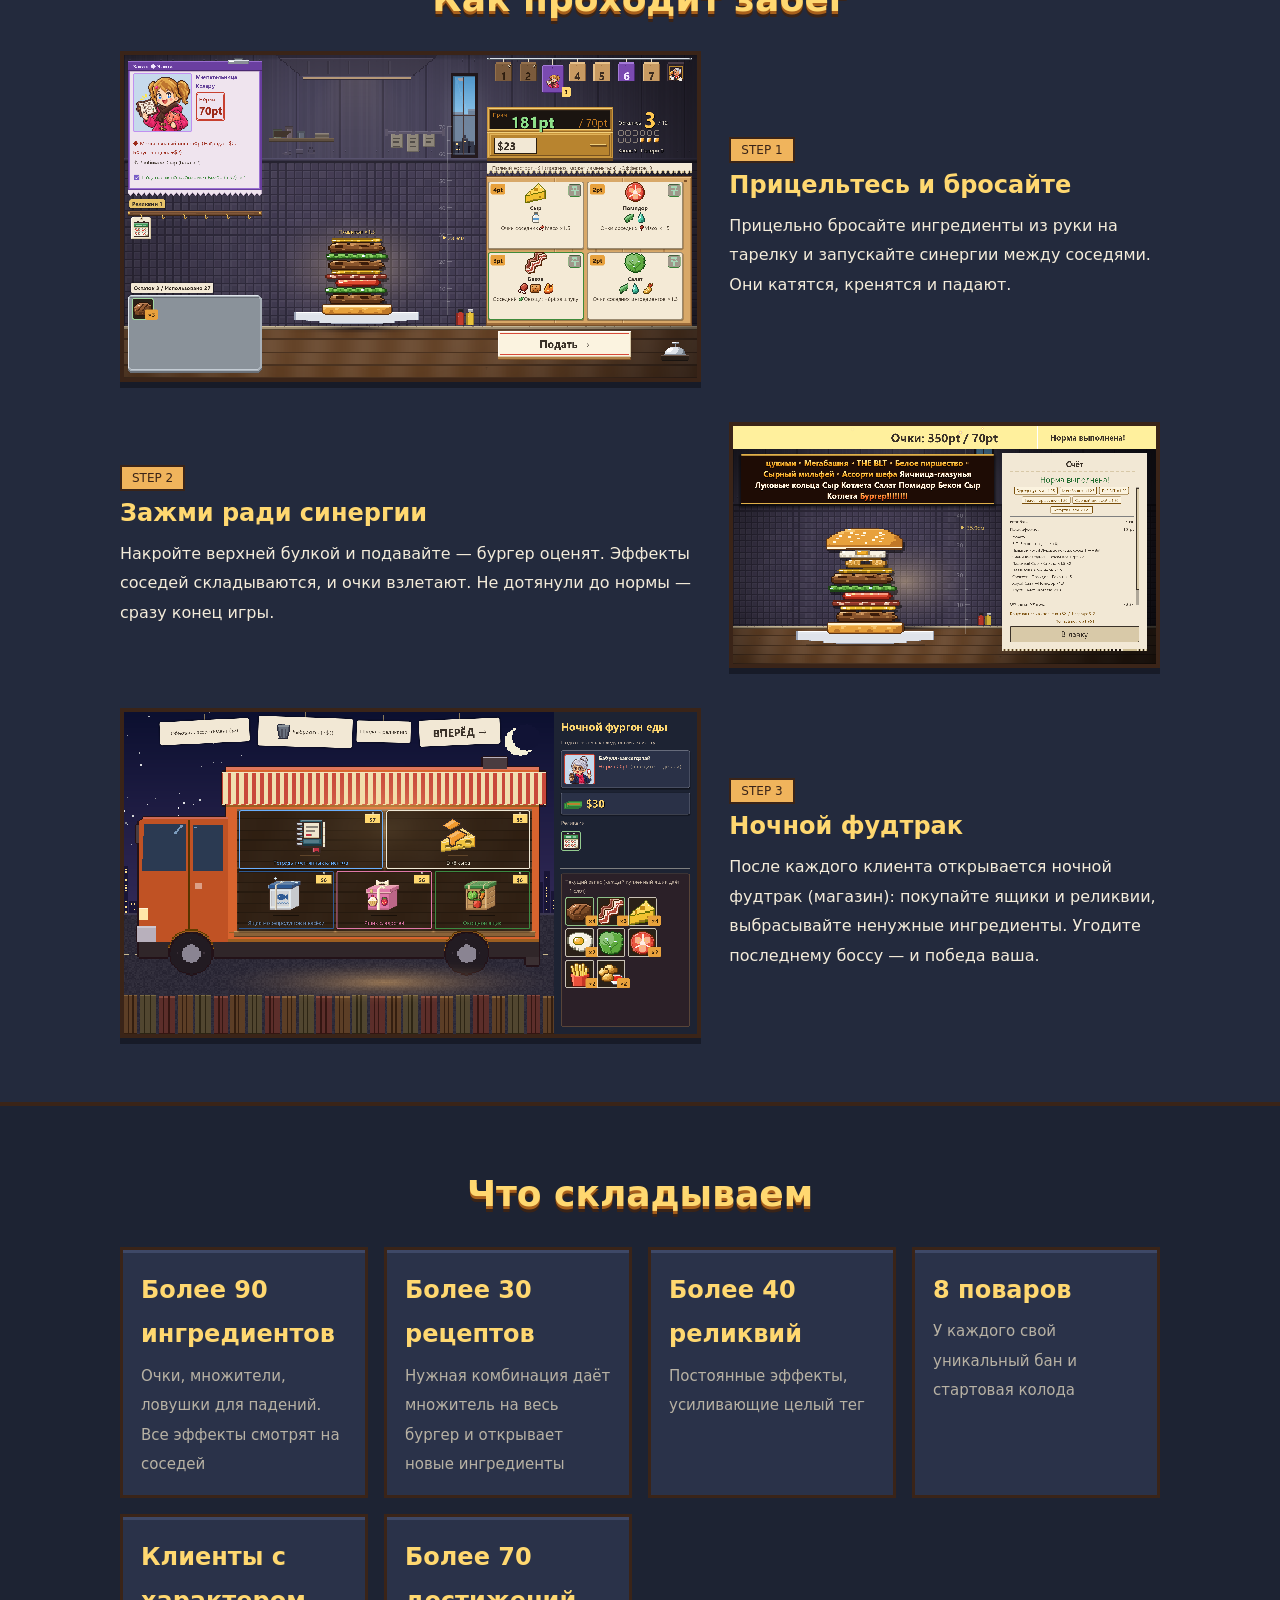
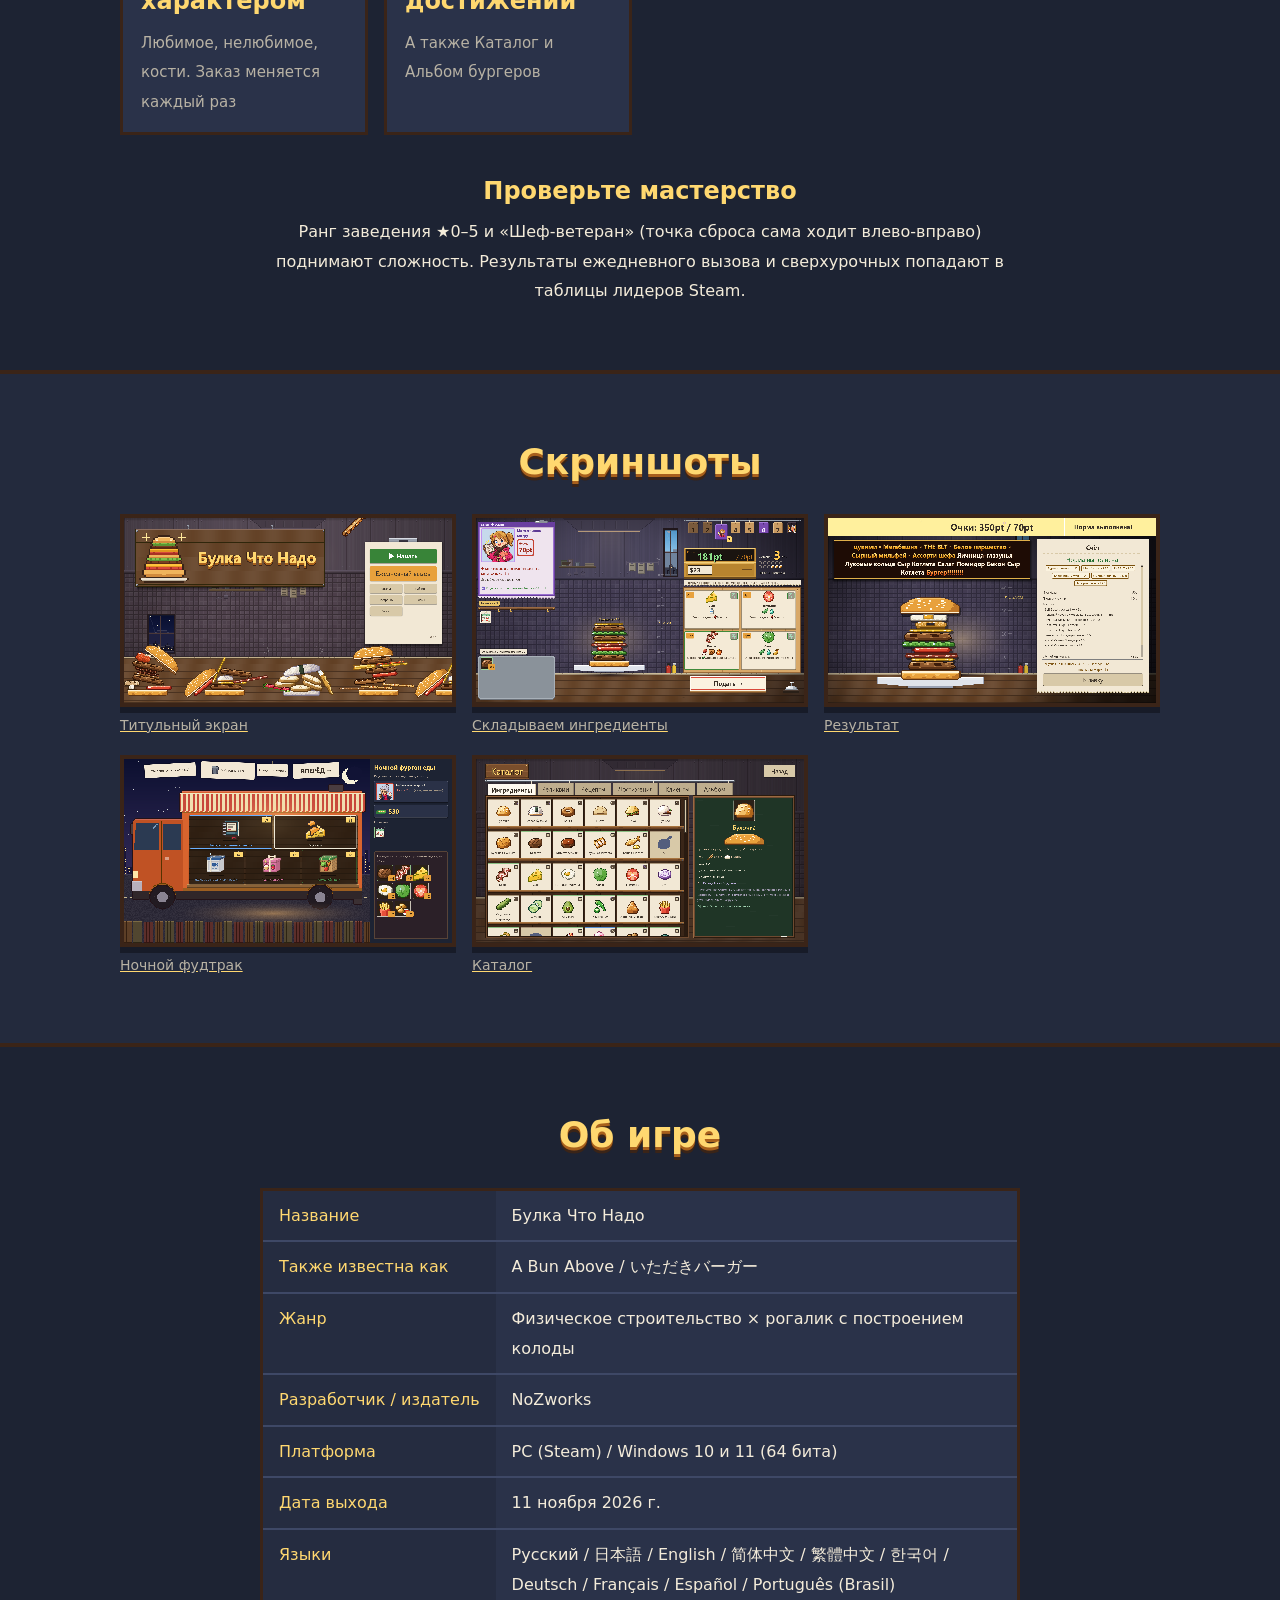
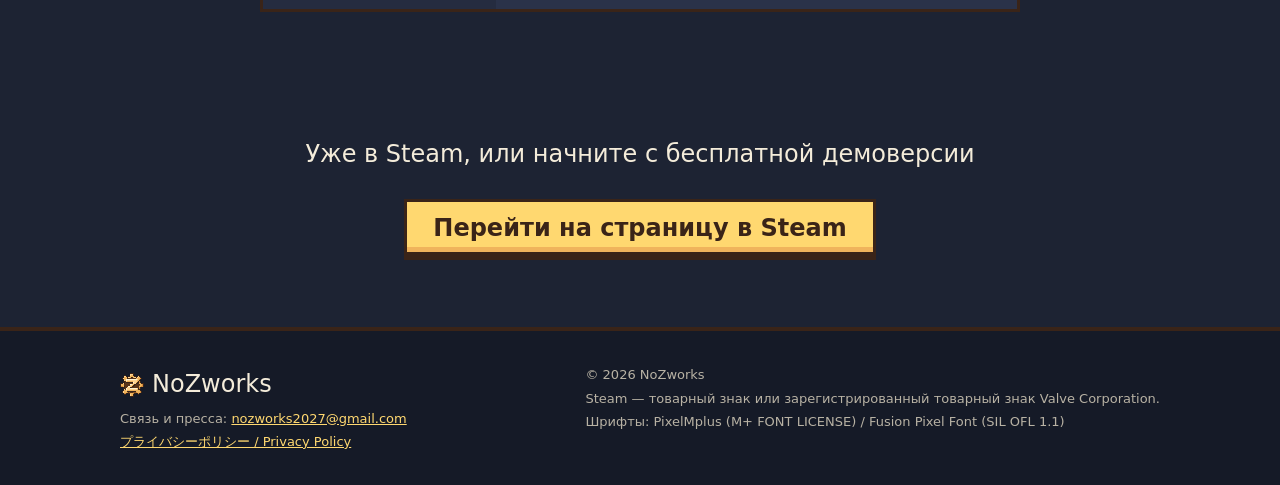
<file: ru/index.html>
<!doctype html>
<html lang="ru">
<head>
<meta charset="utf-8">
<meta name="viewport" content="width=device-width, initial-scale=1">
<title>Булка Что Надо — рогалик про башни из бургеров | Steam</title>
<meta name="description" content="«Булка Что Надо» (いただきバーガー) — рогалик, в котором вы складываете бургеры с настоящей физикой. Бросайте ингредиенты, запускайте синергии между соседями и держите башню, чтобы выполнить норму каждого клиента. От NoZworks, уже в Steam.">
<link rel="canonical" href="https://kn1111.github.io/itadaki-burger/ru/">
<link rel="alternate" hreflang="ja" href="https://kn1111.github.io/itadaki-burger/">
<link rel="alternate" hreflang="en" href="https://kn1111.github.io/itadaki-burger/en/">
<link rel="alternate" hreflang="zh-Hans" href="https://kn1111.github.io/itadaki-burger/zh-hans/">
<link rel="alternate" hreflang="zh-Hant" href="https://kn1111.github.io/itadaki-burger/zh-hant/">
<link rel="alternate" hreflang="ko" href="https://kn1111.github.io/itadaki-burger/ko/">
<link rel="alternate" hreflang="de" href="https://kn1111.github.io/itadaki-burger/de/">
<link rel="alternate" hreflang="fr" href="https://kn1111.github.io/itadaki-burger/fr/">
<link rel="alternate" hreflang="es" href="https://kn1111.github.io/itadaki-burger/es/">
<link rel="alternate" hreflang="pt-BR" href="https://kn1111.github.io/itadaki-burger/pt-br/">
<link rel="alternate" hreflang="ru" href="https://kn1111.github.io/itadaki-burger/ru/">
<link rel="alternate" hreflang="x-default" href="https://kn1111.github.io/itadaki-burger/en/">
<link rel="icon" type="image/png" sizes="32x32" href="../assets/icon-32.png">
<link rel="apple-touch-icon" href="../assets/icon-256.png">
<meta name="theme-color" content="#1d2333">

<meta property="og:type" content="website">
<meta property="og:site_name" content="Булка Что Надо">
<meta property="og:title" content="Булка Что Надо — рогалик про башни из бургеров">
<meta property="og:description" content="Складывайте бургер, не роняйте его и собирайте комбо от соседних ингредиентов. Уже в Steam.">
<meta property="og:url" content="https://kn1111.github.io/itadaki-burger/ru/">
<meta property="og:image" content="https://kn1111.github.io/itadaki-burger/assets/og-ru.png">
<meta property="og:locale" content="ru_RU">
<meta property="og:locale:alternate" content="ja_JP">
<meta property="og:locale:alternate" content="en_US">
<meta property="og:locale:alternate" content="zh_CN">
<meta property="og:locale:alternate" content="zh_TW">
<meta property="og:locale:alternate" content="ko_KR">
<meta property="og:locale:alternate" content="de_DE">
<meta property="og:locale:alternate" content="fr_FR">
<meta property="og:locale:alternate" content="es_LA">
<meta property="og:locale:alternate" content="pt_BR">
<meta name="twitter:card" content="summary_large_image">

<script type="application/ld+json">
{
  "@context": "https://schema.org",
  "@type": "VideoGame",
  "name": "Булка Что Надо",
  "alternateName": [
    "いただきバーガー",
    "Itadaki Burger",
    "A Bun Above",
    "顶饱汉堡",
    "頂飽漢堡",
    "탑버거",
    "Burger obenauf",
    "Un pain au-dessus",
    "Burger a Tope",
    "Pão nas Alturas"
  ],
  "url": "https://kn1111.github.io/itadaki-burger/ru/",
  "image": "https://kn1111.github.io/itadaki-burger/assets/og-ru.png",
  "description": "Физический рогалик про строительство бургеров: ингредиенты цепляют эффекты на соседей, и чем выше и аккуратнее башня, тем больше очков.",
  "genre": [
    "Рогалик",
    "Построение колоды",
    "Физическая головоломка",
    "Кулинария"
  ],
  "gamePlatform": "PC",
  "operatingSystem": "Windows 10 / 11 (64 бита)",
  "applicationCategory": "Game",
  "inLanguage": [
    "ja",
    "en",
    "zh-Hans",
    "zh-Hant",
    "ko",
    "de",
    "fr",
    "es",
    "pt-BR",
    "ru"
  ],
  "author": {
    "@type": "Organization",
    "name": "NoZworks"
  },
  "publisher": {
    "@type": "Organization",
    "name": "NoZworks"
  },
  "sameAs": [
    "https://store.steampowered.com/app/5161560/"
  ]
}
</script>
<link rel="stylesheet" href="../style.css">
</head>
<body>

<header class="site-header">
  <div class="wrap">
    <a class="brand" href="./"><img class="px" src="../assets/icon-32.png" alt="" width="28" height="28"><span class="brand-name">Булка Что Надо</span></a>
    <nav class="nav">
      <details class="langs">
        <summary aria-label="Язык">Русский</summary>
        <ul>
          <li><a href="../" hreflang="ja" lang="ja">日本語</a></li>
          <li><a href="../en/" hreflang="en" lang="en">English</a></li>
          <li><a href="../zh-hans/" hreflang="zh-Hans" lang="zh-Hans">简体中文</a></li>
          <li><a href="../zh-hant/" hreflang="zh-Hant" lang="zh-Hant">繁體中文</a></li>
          <li><a href="../ko/" hreflang="ko" lang="ko">한국어</a></li>
          <li><a href="../de/" hreflang="de" lang="de">Deutsch</a></li>
          <li><a href="../fr/" hreflang="fr" lang="fr">Français</a></li>
          <li><a href="../es/" hreflang="es" lang="es">Español</a></li>
          <li><a href="../pt-br/" hreflang="pt-BR" lang="pt-BR">Português (Brasil)</a></li>
          <li><a href="../ru/" hreflang="ru" lang="ru" aria-current="page">Русский</a></li>
        </ul>
      </details>
      <a class="btn small" href="https://store.steampowered.com/app/5161560/?l=russian&utm_source=official_site&utm_medium=web&utm_campaign=site&utm_content=ru">Steam</a>
    </nav>
  </div>
</header>

<main>
  <div class="hero">
    <div class="wrap">
      <h1>
        <img class="logo px" src="../assets/logo-ru.png" alt="Булка Что Надо">
      </h1>
      <p class="tagline">Бросай! Складывай! Зажми ради синергии!</p>
      <p class="alt-name">Физический рогалик про строительство бургеров</p>
      <a class="btn" href="https://store.steampowered.com/app/5161560/?l=russian&utm_source=official_site&utm_medium=web&utm_campaign=site&utm_content=ru">Купить в Steam</a>
      <p class="release">Уже в продаже (вышла 11 ноября 2026 г.) / Windows (Steam)</p>
      <div class="demo">
        <p class="fest" data-until="2026-10-26T17:00:00Z">Steam Next Fest</p>
        <p class="demo-h">Что есть в демоверсии</p>
        <p class="demo-scope">В демоверсии доступны три повара и смена из четырёх клиентов.</p>
        <a class="btn small" href="https://store.steampowered.com/app/5194060/?l=russian&utm_source=official_site&utm_medium=web&utm_campaign=demo&utm_content=ru">Булка Что Надо Demo</a>
      </div>
    </div>
  </div>

  <section id="about">
    <div class="wrap">
      <h2>Что это за игра?</h2>
      <div class="lead">
        <p><strong>«Булка Что Надо»</strong> — рогалик с построением колоды, в котором вы складываете бургеры с настоящей физикой.</p>
        <p>Вы управляете бургерной. Каждый клиент называет норму, а вы прямо на месте собираете бургер под неё. Проблема в том, что <strong>ингредиенты подчиняются физике</strong>. Прицелиться и не завалить башню — это только ваши руки. Ингредиенты цепляют эффекты на соседей: чем выше и аккуратнее башня, тем больше очков.</p>
      </div>
      <!-- trailer: embed the YouTube video here once it is uploaded
      <div class="trailer"><iframe src="https://www.youtube-nocookie.com/embed/VIDEO_ID" title="Булка Что Надо" allowfullscreen></iframe></div>
      -->
      <div class="steam-widget">
        <iframe src="https://store.steampowered.com/widget/5161560/?l=russian" title="Булка Что Надо (Steam)" loading="lazy"></iframe>
      </div>
    </div>
  </section>

  <section id="flow" class="alt">
    <div class="wrap">
      <h2>Как проходит забег</h2>
      <div class="steps">
        <div class="step">
          <img class="shot px" src="../assets/ss/ru-2.png" width="1920" height="1080" loading="lazy" alt="Игровой процесс: ингредиенты падают на тарелку и складываются в башню">
          <div>
            <span class="num">STEP 1</span>
            <h3>Прицельтесь и бросайте</h3>
            <p>Прицельно бросайте ингредиенты из руки на тарелку и запускайте синергии между соседями. Они катятся, кренятся и падают.</p>
          </div>
        </div>
        <div class="step">
          <img class="shot px" src="../assets/ss/ru-3.png" width="1920" height="1080" loading="lazy" alt="Экран результата клиента">
          <div>
            <span class="num">STEP 2</span>
            <h3>Зажми ради синергии</h3>
            <p>Накройте верхней булкой и подавайте — бургер оценят. Эффекты соседей складываются, и очки взлетают. Не дотянули до нормы — сразу конец игры.</p>
          </div>
        </div>
        <div class="step">
          <img class="shot px" src="../assets/ss/ru-4.png" width="1920" height="1080" loading="lazy" alt="Ночной фудтрак с ящиками и реликвиями">
          <div>
            <span class="num">STEP 3</span>
            <h3>Ночной фудтрак</h3>
            <p>После каждого клиента открывается ночной фудтрак (магазин): покупайте ящики и реликвии, выбрасывайте ненужные ингредиенты. Угодите последнему боссу — и победа ваша.</p>
          </div>
        </div>
      </div>
    </div>
  </section>

  <section id="features">
    <div class="wrap">
      <h2>Что складываем</h2>
      <ul class="features">
        <li><b>Более 90 ингредиентов</b><span>Очки, множители, ловушки для падений. Все эффекты смотрят на соседей</span></li>
        <li><b>Более 30 рецептов</b><span>Нужная комбинация даёт множитель на весь бургер и открывает новые ингредиенты</span></li>
        <li><b>Более 40 реликвий</b><span>Постоянные эффекты, усиливающие целый тег</span></li>
        <li><b>8 поваров</b><span>У каждого свой уникальный бан и стартовая колода</span></li>
        <li><b>Клиенты с характером</b><span>Любимое, нелюбимое, кости. Заказ меняется каждый раз</span></li>
        <li><b>Более 70 достижений</b><span>А также Каталог и Альбом бургеров</span></li>
      </ul>
      <div class="challenge">
        <h3>Проверьте мастерство</h3>
        <p>Ранг заведения ★0–5 и «Шеф-ветеран» (точка сброса сама ходит влево-вправо) поднимают сложность. Результаты ежедневного вызова и сверхурочных попадают в таблицы лидеров Steam.</p>
      </div>
    </div>
  </section>

  <section id="screenshots" class="alt">
    <div class="wrap">
      <h2>Скриншоты</h2>
      <div class="gallery">
        <a href="../assets/ss/ru-1.png"><figure><img class="shot px" src="../assets/ss/ru-1.png" width="1920" height="1080" loading="lazy" alt="Титульный экран «Булка Что Надо»"><figcaption>Титульный экран</figcaption></figure></a>
        <a href="../assets/ss/ru-2.png"><figure><img class="shot px" src="../assets/ss/ru-2.png" width="1920" height="1080" loading="lazy" alt="Ингредиенты складываются на тарелке"><figcaption>Складываем ингредиенты</figcaption></figure></a>
        <a href="../assets/ss/ru-3.png"><figure><img class="shot px" src="../assets/ss/ru-3.png" width="1920" height="1080" loading="lazy" alt="Экран результата клиента"><figcaption>Результат</figcaption></figure></a>
        <a href="../assets/ss/ru-4.png"><figure><img class="shot px" src="../assets/ss/ru-4.png" width="1920" height="1080" loading="lazy" alt="Ночной фудтрак (магазин)"><figcaption>Ночной фудтрак</figcaption></figure></a>
        <a href="../assets/ss/ru-5.png"><figure><img class="shot px" src="../assets/ss/ru-5.png" width="1920" height="1080" loading="lazy" alt="Каталог ингредиентов"><figcaption>Каталог</figcaption></figure></a>
      </div>
    </div>
  </section>

  <section id="info">
    <div class="wrap">
      <h2>Об игре</h2>
      <dl class="facts">
        <dt>Название</dt><dd>Булка Что Надо</dd>
        <dt>Также известна как</dt><dd><span lang="en">A Bun Above</span> / <span lang="ja">いただきバーガー</span></dd>
        <dt>Жанр</dt><dd>Физическое строительство × рогалик с построением колоды</dd>
        <dt>Разработчик / издатель</dt><dd>NoZworks</dd>
        <dt>Платформа</dt><dd>PC (Steam) / Windows 10 и 11 (64 бита)</dd>
        <dt>Дата выхода</dt><dd>11 ноября 2026 г.</dd>
        <dt>Языки</dt><dd>Русский / 日本語 / English / 简体中文 / 繁體中文 / 한국어 / Deutsch / Français / Español / Português (Brasil)</dd>
      </dl>
    </div>
  </section>

  <div class="cta-bottom">
    <p>Уже в Steam, или начните с бесплатной демоверсии</p>
    <a class="btn" href="https://store.steampowered.com/app/5161560/?l=russian&utm_source=official_site&utm_medium=web&utm_campaign=site&utm_content=ru">Перейти на страницу в Steam</a>
  </div>
</main>

<footer class="site-footer">
  <div class="wrap">
    <div>
      <p class="maker"><img class="px" src="../assets/nozworks-gear.png" alt="" width="24" height="24">NoZworks</p>
      <p>Связь и пресса: <a href="mailto:nozworks2027@gmail.com">nozworks2027@gmail.com</a></p>
      <p><a href="../privacy/">プライバシーポリシー / Privacy Policy</a></p>
    </div>
    <div>
      <p>&copy; 2026 NoZworks</p>
      <p>Steam — товарный знак или зарегистрированный товарный знак Valve Corporation.</p>
      <p>Шрифты: PixelMplus (M+ FONT LICENSE) / Fusion Pixel Font (SIL OFL 1.1)</p>
    </div>
  </div>
</footer>

<script>document.querySelectorAll("[data-until]").forEach(function (e) { if (Date.now() > Date.parse(e.dataset.until)) e.remove(); });</script>
</body>
</html>
</file>
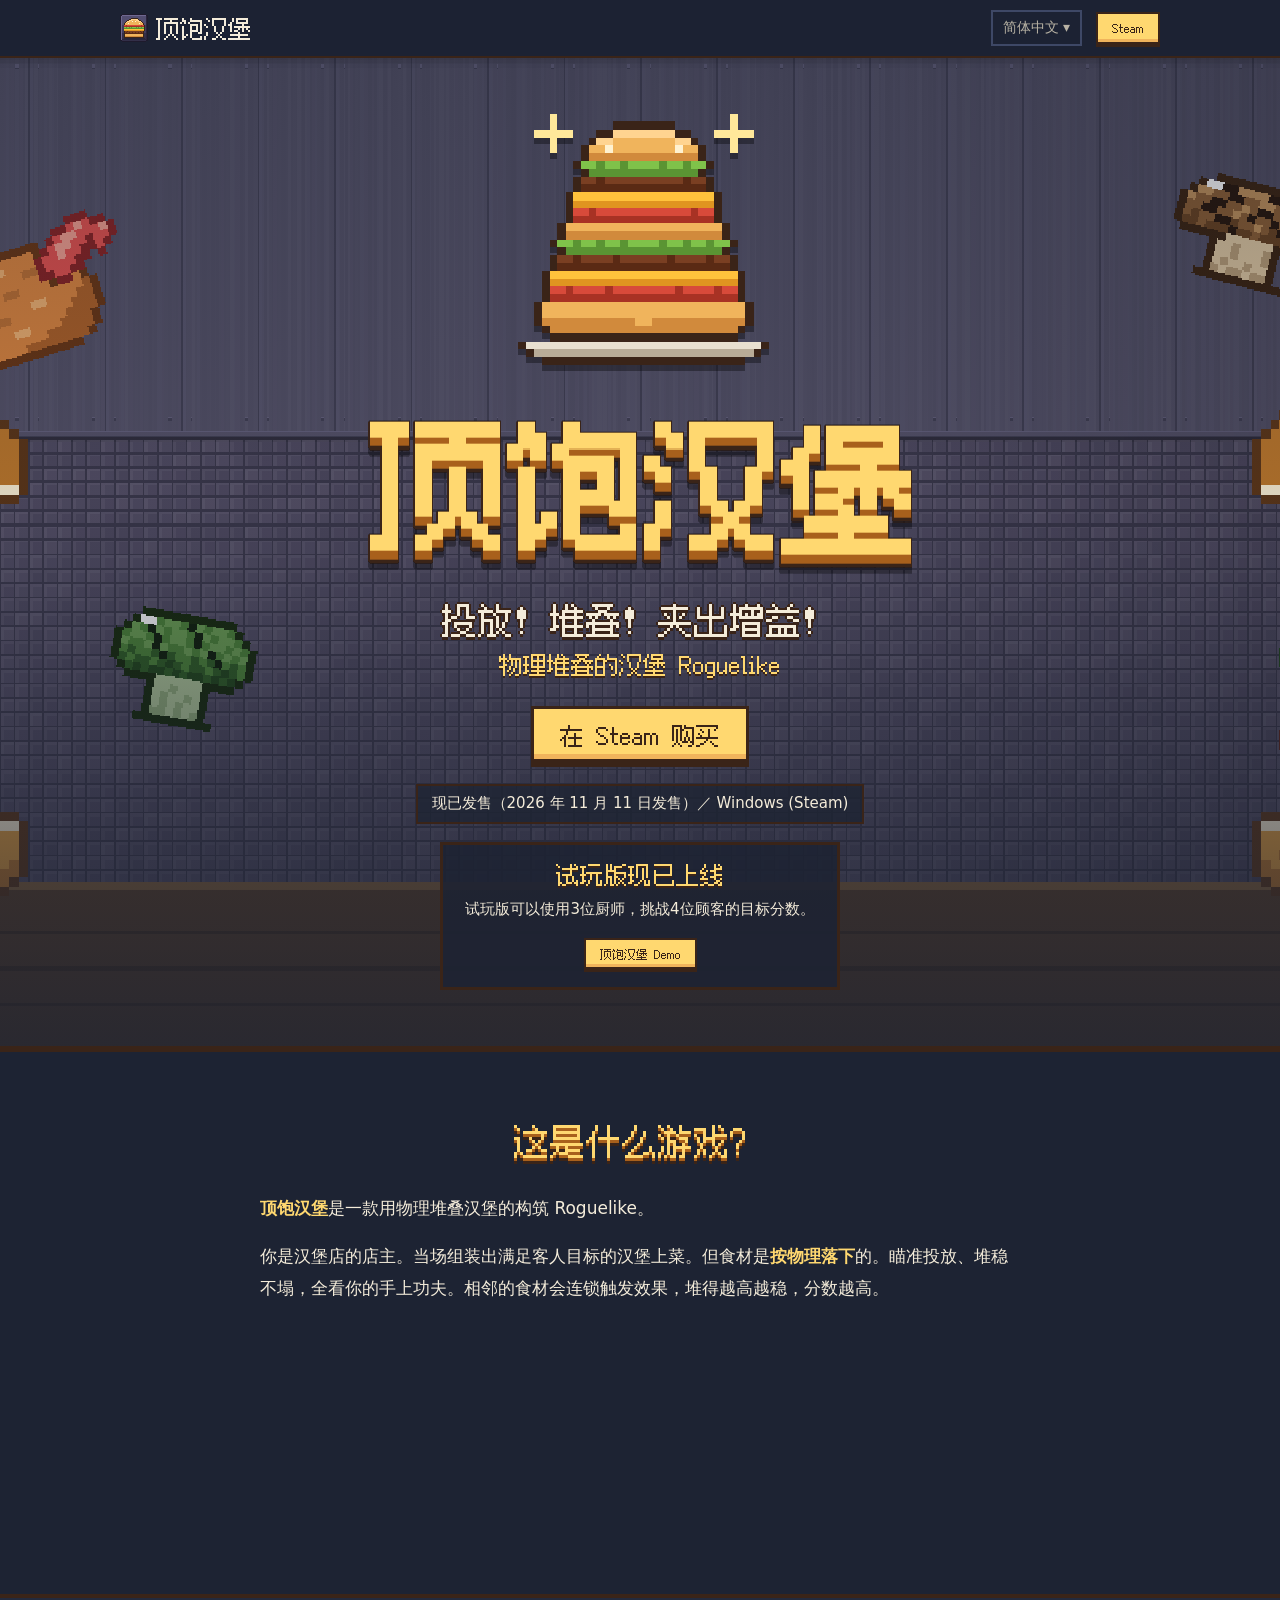
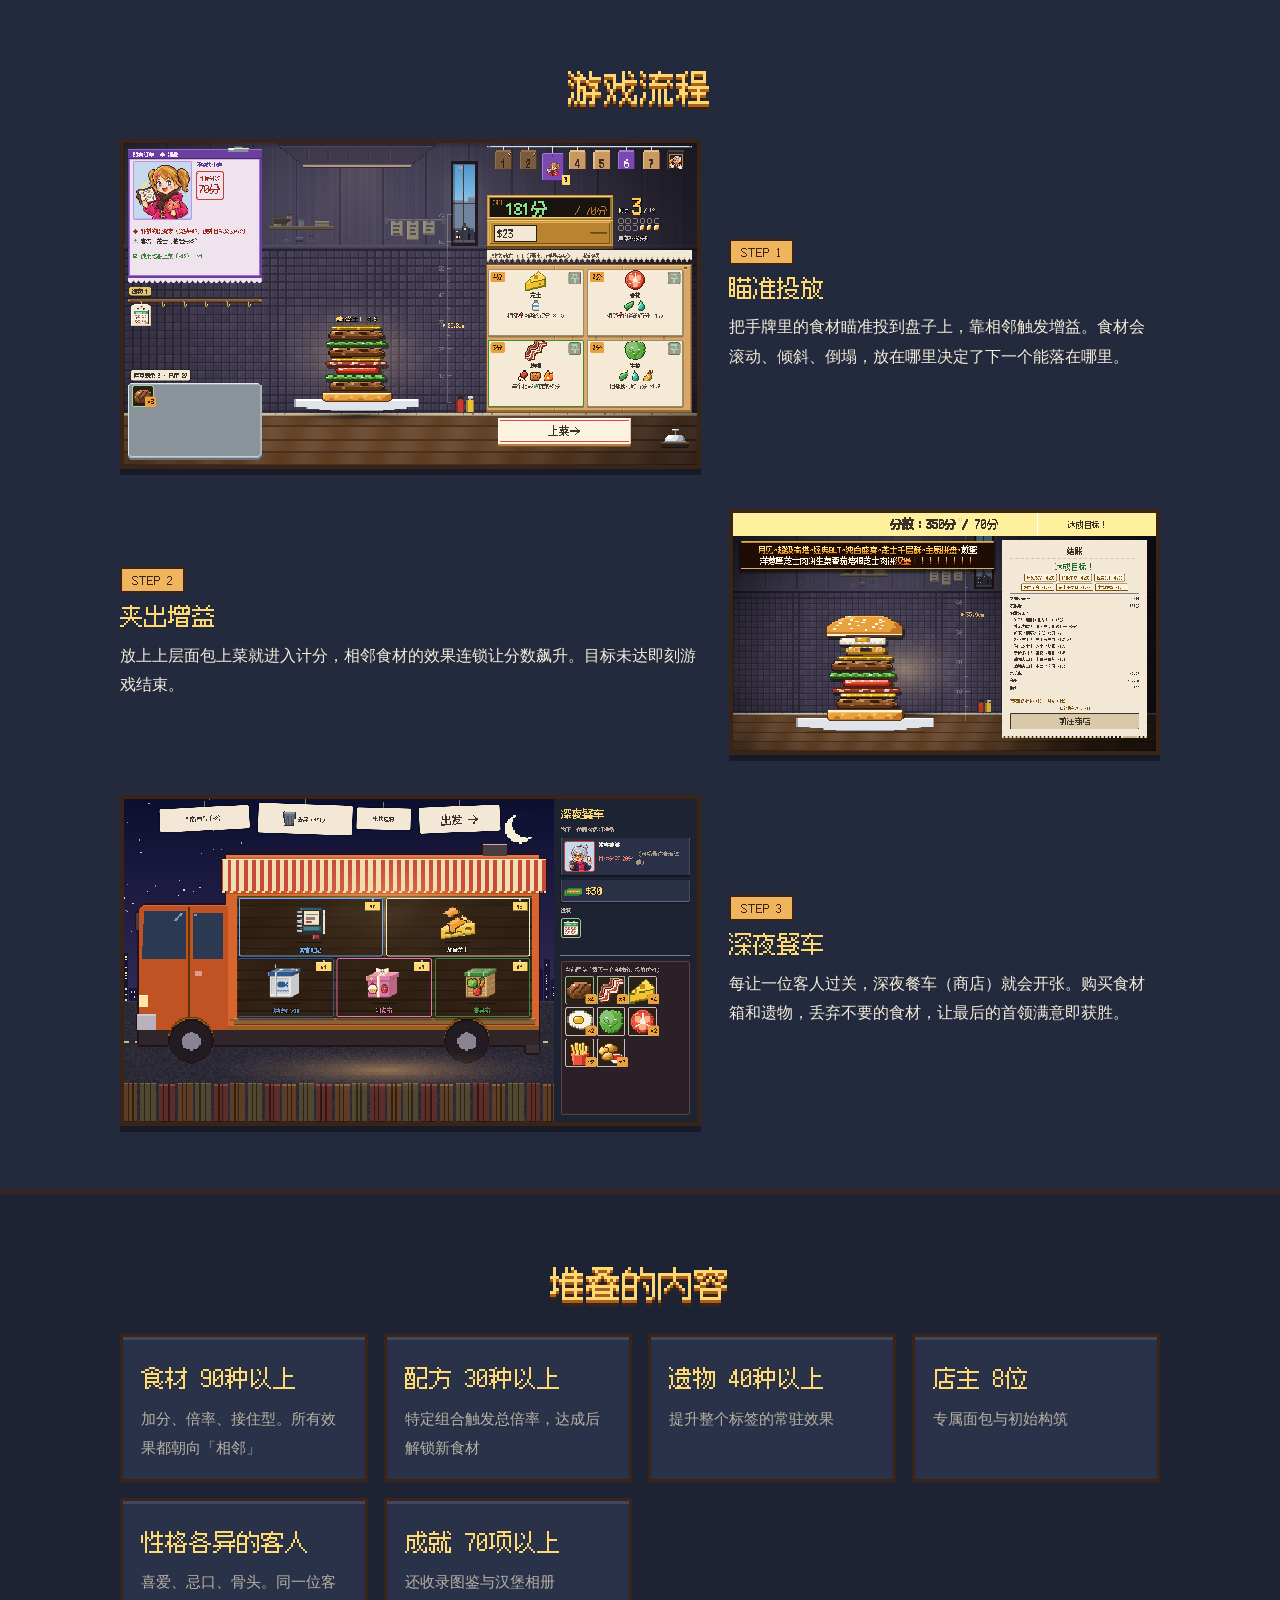
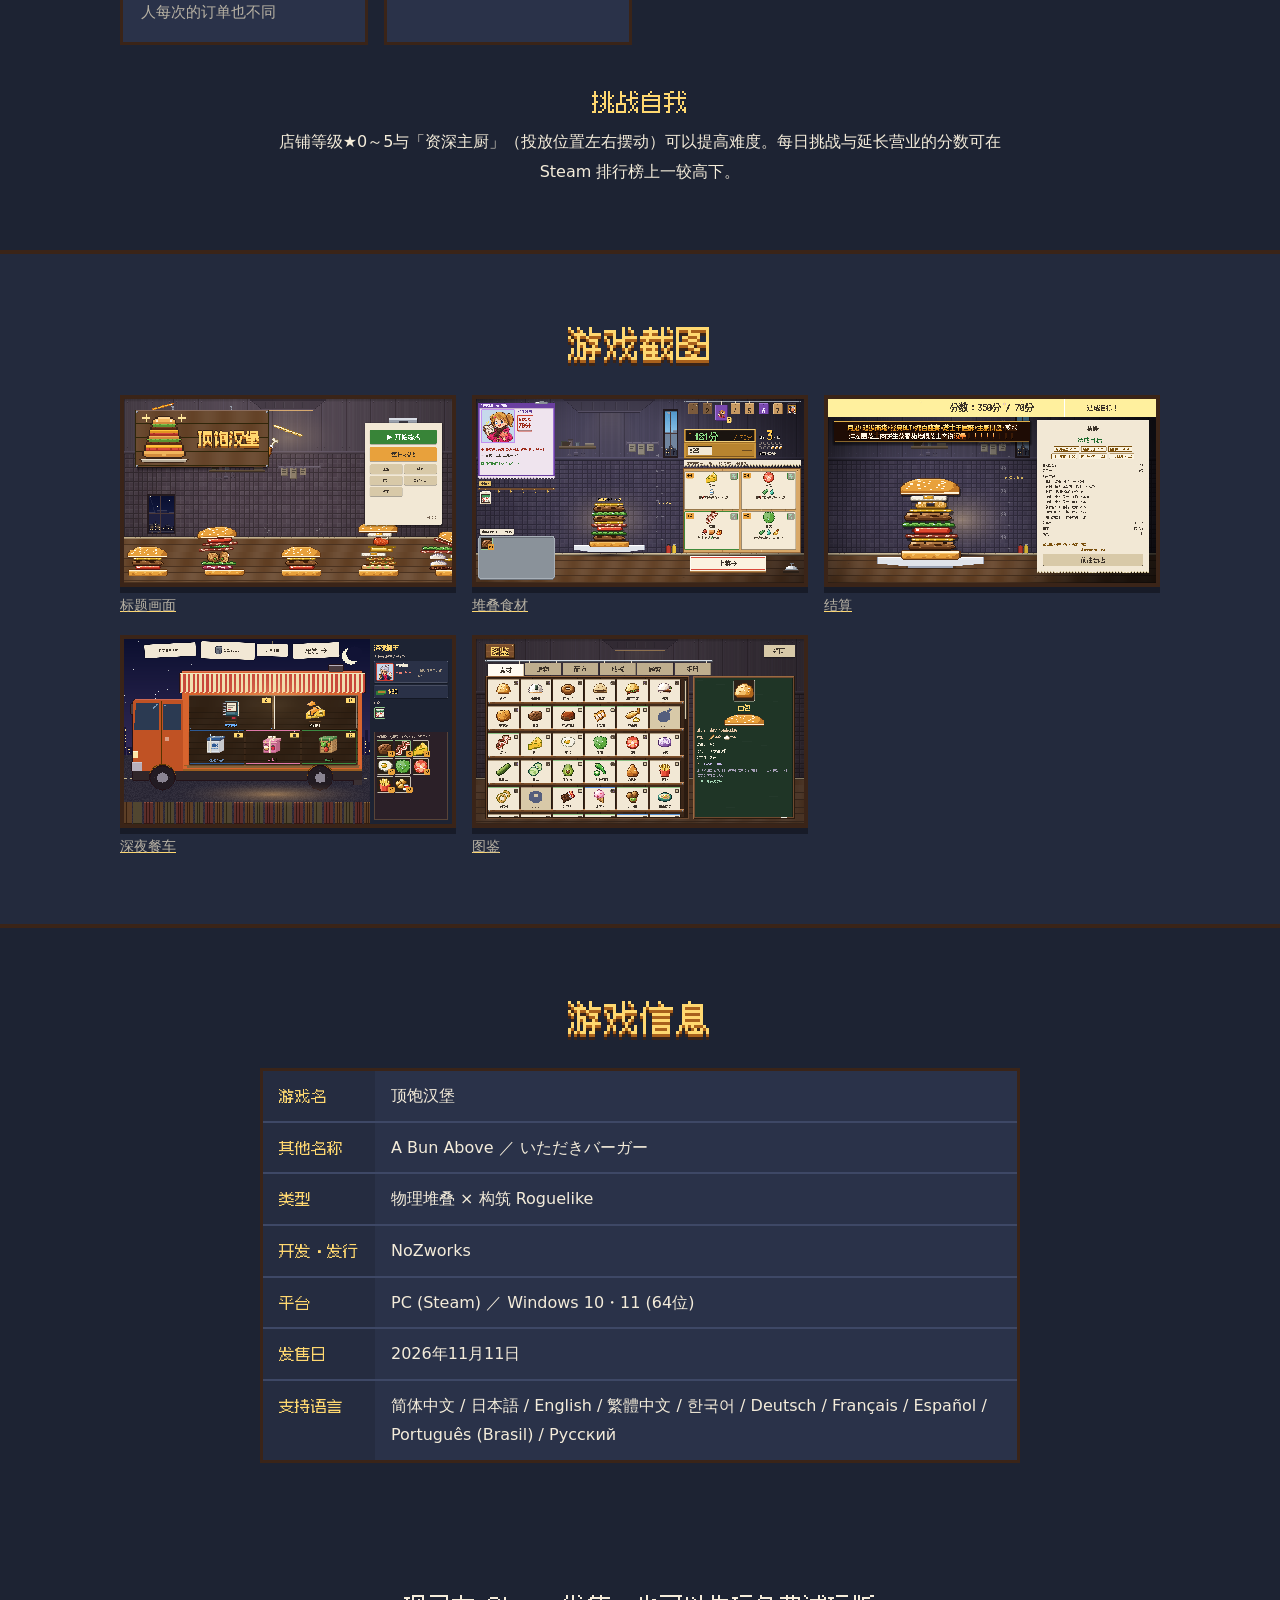
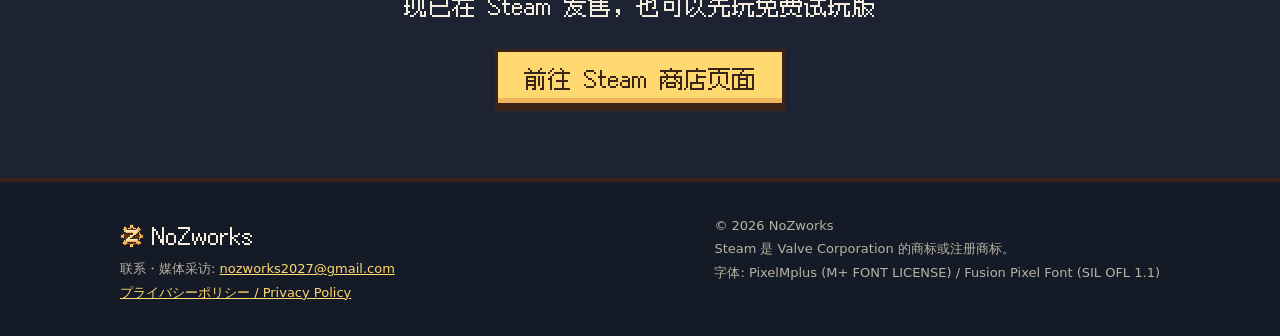
<file: zh-hans/index.html>
<!doctype html>
<html lang="zh-Hans">
<head>
<meta charset="utf-8">
<meta name="viewport" content="width=device-width, initial-scale=1">
<title>顶饱汉堡｜物理堆叠的汉堡 Roguelike【Steam】</title>
<meta name="description" content="《顶饱汉堡》是一款用物理堆叠食材的汉堡 Roguelike。靠相邻食材的增益赚分，堆得又高又稳，挑战客人的目标。NoZworks 开发，现已在 Steam 发售。">
<link rel="canonical" href="https://kn1111.github.io/itadaki-burger/zh-hans/">
<link rel="alternate" hreflang="ja" href="https://kn1111.github.io/itadaki-burger/">
<link rel="alternate" hreflang="en" href="https://kn1111.github.io/itadaki-burger/en/">
<link rel="alternate" hreflang="zh-Hans" href="https://kn1111.github.io/itadaki-burger/zh-hans/">
<link rel="alternate" hreflang="zh-Hant" href="https://kn1111.github.io/itadaki-burger/zh-hant/">
<link rel="alternate" hreflang="ko" href="https://kn1111.github.io/itadaki-burger/ko/">
<link rel="alternate" hreflang="de" href="https://kn1111.github.io/itadaki-burger/de/">
<link rel="alternate" hreflang="fr" href="https://kn1111.github.io/itadaki-burger/fr/">
<link rel="alternate" hreflang="es" href="https://kn1111.github.io/itadaki-burger/es/">
<link rel="alternate" hreflang="pt-BR" href="https://kn1111.github.io/itadaki-burger/pt-br/">
<link rel="alternate" hreflang="ru" href="https://kn1111.github.io/itadaki-burger/ru/">
<link rel="alternate" hreflang="x-default" href="https://kn1111.github.io/itadaki-burger/en/">
<link rel="icon" type="image/png" sizes="32x32" href="../assets/icon-32.png">
<link rel="apple-touch-icon" href="../assets/icon-256.png">
<meta name="theme-color" content="#1d2333">

<meta property="og:type" content="website">
<meta property="og:site_name" content="顶饱汉堡">
<meta property="og:title" content="顶饱汉堡｜物理堆叠的汉堡 Roguelike">
<meta property="og:description" content="堆起来，别塌了，靠相邻增益赚分。物理堆叠的汉堡 Roguelike。现已在 Steam 发售。">
<meta property="og:url" content="https://kn1111.github.io/itadaki-burger/zh-hans/">
<meta property="og:image" content="https://kn1111.github.io/itadaki-burger/assets/og-zh-hans.png">
<meta property="og:locale" content="zh_CN">
<meta property="og:locale:alternate" content="ja_JP">
<meta property="og:locale:alternate" content="en_US">
<meta property="og:locale:alternate" content="zh_TW">
<meta property="og:locale:alternate" content="ko_KR">
<meta property="og:locale:alternate" content="de_DE">
<meta property="og:locale:alternate" content="fr_FR">
<meta property="og:locale:alternate" content="es_LA">
<meta property="og:locale:alternate" content="pt_BR">
<meta property="og:locale:alternate" content="ru_RU">
<meta name="twitter:card" content="summary_large_image">

<script type="application/ld+json">
{
  "@context": "https://schema.org",
  "@type": "VideoGame",
  "name": "顶饱汉堡",
  "alternateName": [
    "いただきバーガー",
    "Itadaki Burger",
    "A Bun Above",
    "頂飽漢堡",
    "탑버거",
    "Burger obenauf",
    "Un pain au-dessus",
    "Burger a Tope",
    "Pão nas Alturas",
    "Булка Что Надо"
  ],
  "url": "https://kn1111.github.io/itadaki-burger/zh-hans/",
  "image": "https://kn1111.github.io/itadaki-burger/assets/og-zh-hans.png",
  "description": "物理堆叠的汉堡 Roguelike。相邻的食材会连锁触发效果，堆得越高越稳，分数越高。",
  "genre": [
    "Roguelike",
    "构筑",
    "物理益智",
    "料理"
  ],
  "gamePlatform": "PC",
  "operatingSystem": "Windows 10 / 11 (64位)",
  "applicationCategory": "Game",
  "inLanguage": [
    "ja",
    "en",
    "zh-Hans",
    "zh-Hant",
    "ko",
    "de",
    "fr",
    "es",
    "pt-BR",
    "ru"
  ],
  "author": {
    "@type": "Organization",
    "name": "NoZworks"
  },
  "publisher": {
    "@type": "Organization",
    "name": "NoZworks"
  },
  "sameAs": [
    "https://store.steampowered.com/app/5161560/"
  ]
}
</script>
<link rel="stylesheet" href="../style.css">
</head>
<body>

<header class="site-header">
  <div class="wrap">
    <a class="brand" href="./"><img class="px" src="../assets/icon-32.png" alt="" width="28" height="28"><span class="brand-name">顶饱汉堡</span></a>
    <nav class="nav">
      <details class="langs">
        <summary aria-label="语言">简体中文</summary>
        <ul>
          <li><a href="../" hreflang="ja" lang="ja">日本語</a></li>
          <li><a href="../en/" hreflang="en" lang="en">English</a></li>
          <li><a href="../zh-hans/" hreflang="zh-Hans" lang="zh-Hans" aria-current="page">简体中文</a></li>
          <li><a href="../zh-hant/" hreflang="zh-Hant" lang="zh-Hant">繁體中文</a></li>
          <li><a href="../ko/" hreflang="ko" lang="ko">한국어</a></li>
          <li><a href="../de/" hreflang="de" lang="de">Deutsch</a></li>
          <li><a href="../fr/" hreflang="fr" lang="fr">Français</a></li>
          <li><a href="../es/" hreflang="es" lang="es">Español</a></li>
          <li><a href="../pt-br/" hreflang="pt-BR" lang="pt-BR">Português (Brasil)</a></li>
          <li><a href="../ru/" hreflang="ru" lang="ru">Русский</a></li>
        </ul>
      </details>
      <a class="btn small" href="https://store.steampowered.com/app/5161560/?l=schinese&utm_source=official_site&utm_medium=web&utm_campaign=site&utm_content=zh-Hans">Steam</a>
    </nav>
  </div>
</header>

<main>
  <div class="hero">
    <div class="wrap">
      <h1>
        <img class="logo px" src="../assets/logo-zh-hans.png" alt="顶饱汉堡">
      </h1>
      <p class="tagline">投放！堆叠！夹出增益！</p>
      <p class="alt-name">物理堆叠的汉堡 Roguelike</p>
      <a class="btn" href="https://store.steampowered.com/app/5161560/?l=schinese&utm_source=official_site&utm_medium=web&utm_campaign=site&utm_content=zh-Hans">在 Steam 购买</a>
      <p class="release">现已发售（2026 年 11 月 11 日发售）／ Windows (Steam)</p>
      <div class="demo">
        <p class="fest" data-until="2026-10-26T17:00:00Z">Steam Next Fest</p>
        <p class="demo-h">试玩版现已上线</p>
        <p class="demo-scope">试玩版可以使用3位厨师，挑战4位顾客的目标分数。</p>
        <a class="btn small" href="https://store.steampowered.com/app/5194060/?l=schinese&utm_source=official_site&utm_medium=web&utm_campaign=demo&utm_content=zh-Hans">顶饱汉堡 Demo</a>
      </div>
    </div>
  </div>

  <section id="about">
    <div class="wrap">
      <h2>这是什么游戏？</h2>
      <div class="lead">
        <p><strong>顶饱汉堡</strong>是一款用物理堆叠汉堡的构筑 Roguelike。</p>
        <p>你是汉堡店的店主。当场组装出满足客人目标的汉堡上菜。但食材是<strong>按物理落下</strong>的。瞄准投放、堆稳不塌，全看你的手上功夫。相邻的食材会连锁触发效果，堆得越高越稳，分数越高。</p>
      </div>
      <!-- trailer: embed the YouTube video here once it is uploaded
      <div class="trailer"><iframe src="https://www.youtube-nocookie.com/embed/VIDEO_ID" title="顶饱汉堡" allowfullscreen></iframe></div>
      -->
      <div class="steam-widget">
        <iframe src="https://store.steampowered.com/widget/5161560/?l=schinese" title="顶饱汉堡 (Steam)" loading="lazy"></iframe>
      </div>
    </div>
  </section>

  <section id="flow" class="alt">
    <div class="wrap">
      <h2>游戏流程</h2>
      <div class="steps">
        <div class="step">
          <img class="shot px" src="../assets/ss/zh-hans-2.png" width="1920" height="1080" loading="lazy" alt="把食材投到盘子上堆叠的游戏画面">
          <div>
            <span class="num">STEP 1</span>
            <h3>瞄准投放</h3>
            <p>把手牌里的食材瞄准投到盘子上，靠相邻触发增益。食材会滚动、倾斜、倒塌，放在哪里决定了下一个能落在哪里。</p>
          </div>
        </div>
        <div class="step">
          <img class="shot px" src="../assets/ss/zh-hans-3.png" width="1920" height="1080" loading="lazy" alt="客人结算画面">
          <div>
            <span class="num">STEP 2</span>
            <h3>夹出增益</h3>
            <p>放上上层面包上菜就进入计分，相邻食材的效果连锁让分数飙升。目标未达即刻游戏结束。</p>
          </div>
        </div>
        <div class="step">
          <img class="shot px" src="../assets/ss/zh-hans-4.png" width="1920" height="1080" loading="lazy" alt="深夜餐车的商店画面">
          <div>
            <span class="num">STEP 3</span>
            <h3>深夜餐车</h3>
            <p>每让一位客人过关，深夜餐车（商店）就会开张。购买食材箱和遗物，丢弃不要的食材，让最后的首领满意即获胜。</p>
          </div>
        </div>
      </div>
    </div>
  </section>

  <section id="features">
    <div class="wrap">
      <h2>堆叠的内容</h2>
      <ul class="features">
        <li><b>食材 90种以上</b><span>加分、倍率、接住型。所有效果都朝向「相邻」</span></li>
        <li><b>配方 30种以上</b><span>特定组合触发总倍率，达成后解锁新食材</span></li>
        <li><b>遗物 40种以上</b><span>提升整个标签的常驻效果</span></li>
        <li><b>店主 8位</b><span>专属面包与初始构筑</span></li>
        <li><b>性格各异的客人</b><span>喜爱、忌口、骨头。同一位客人每次的订单也不同</span></li>
        <li><b>成就 70项以上</b><span>还收录图鉴与汉堡相册</span></li>
      </ul>
      <div class="challenge">
        <h3>挑战自我</h3>
        <p>店铺等级★0～5与「资深主厨」（投放位置左右摆动）可以提高难度。每日挑战与延长营业的分数可在 Steam 排行榜上一较高下。</p>
      </div>
    </div>
  </section>

  <section id="screenshots" class="alt">
    <div class="wrap">
      <h2>游戏截图</h2>
      <div class="gallery">
        <a href="../assets/ss/zh-hans-1.png"><figure><img class="shot px" src="../assets/ss/zh-hans-1.png" width="1920" height="1080" loading="lazy" alt="顶饱汉堡的标题画面"><figcaption>标题画面</figcaption></figure></a>
        <a href="../assets/ss/zh-hans-2.png"><figure><img class="shot px" src="../assets/ss/zh-hans-2.png" width="1920" height="1080" loading="lazy" alt="把食材堆叠在盘子上的游戏画面"><figcaption>堆叠食材</figcaption></figure></a>
        <a href="../assets/ss/zh-hans-3.png"><figure><img class="shot px" src="../assets/ss/zh-hans-3.png" width="1920" height="1080" loading="lazy" alt="客人结算画面"><figcaption>结算</figcaption></figure></a>
        <a href="../assets/ss/zh-hans-4.png"><figure><img class="shot px" src="../assets/ss/zh-hans-4.png" width="1920" height="1080" loading="lazy" alt="深夜餐车的商店画面"><figcaption>深夜餐车</figcaption></figure></a>
        <a href="../assets/ss/zh-hans-5.png"><figure><img class="shot px" src="../assets/ss/zh-hans-5.png" width="1920" height="1080" loading="lazy" alt="食材图鉴画面"><figcaption>图鉴</figcaption></figure></a>
      </div>
    </div>
  </section>

  <section id="info">
    <div class="wrap">
      <h2>游戏信息</h2>
      <dl class="facts">
        <dt>游戏名</dt><dd>顶饱汉堡</dd>
        <dt>其他名称</dt><dd><span lang="en">A Bun Above</span> ／ <span lang="ja">いただきバーガー</span></dd>
        <dt>类型</dt><dd>物理堆叠 × 构筑 Roguelike</dd>
        <dt>开发・发行</dt><dd>NoZworks</dd>
        <dt>平台</dt><dd>PC (Steam) ／ Windows 10・11 (64位)</dd>
        <dt>发售日</dt><dd>2026年11月11日</dd>
        <dt>支持语言</dt><dd>简体中文 / 日本語 / English / 繁體中文 / 한국어 / Deutsch / Français / Español / Português (Brasil) / Русский</dd>
      </dl>
    </div>
  </section>

  <div class="cta-bottom">
    <p>现已在 Steam 发售，也可以先玩免费试玩版</p>
    <a class="btn" href="https://store.steampowered.com/app/5161560/?l=schinese&utm_source=official_site&utm_medium=web&utm_campaign=site&utm_content=zh-Hans">前往 Steam 商店页面</a>
  </div>
</main>

<footer class="site-footer">
  <div class="wrap">
    <div>
      <p class="maker"><img class="px" src="../assets/nozworks-gear.png" alt="" width="24" height="24">NoZworks</p>
      <p>联系・媒体采访: <a href="mailto:nozworks2027@gmail.com">nozworks2027@gmail.com</a></p>
      <p><a href="../privacy/">プライバシーポリシー / Privacy Policy</a></p>
    </div>
    <div>
      <p>&copy; 2026 NoZworks</p>
      <p>Steam 是 Valve Corporation 的商标或注册商标。</p>
      <p>字体: PixelMplus (M+ FONT LICENSE) / Fusion Pixel Font (SIL OFL 1.1)</p>
    </div>
  </div>
</footer>

<script>document.querySelectorAll("[data-until]").forEach(function (e) { if (Date.now() > Date.parse(e.dataset.until)) e.remove(); });</script>
</body>
</html>
</file>
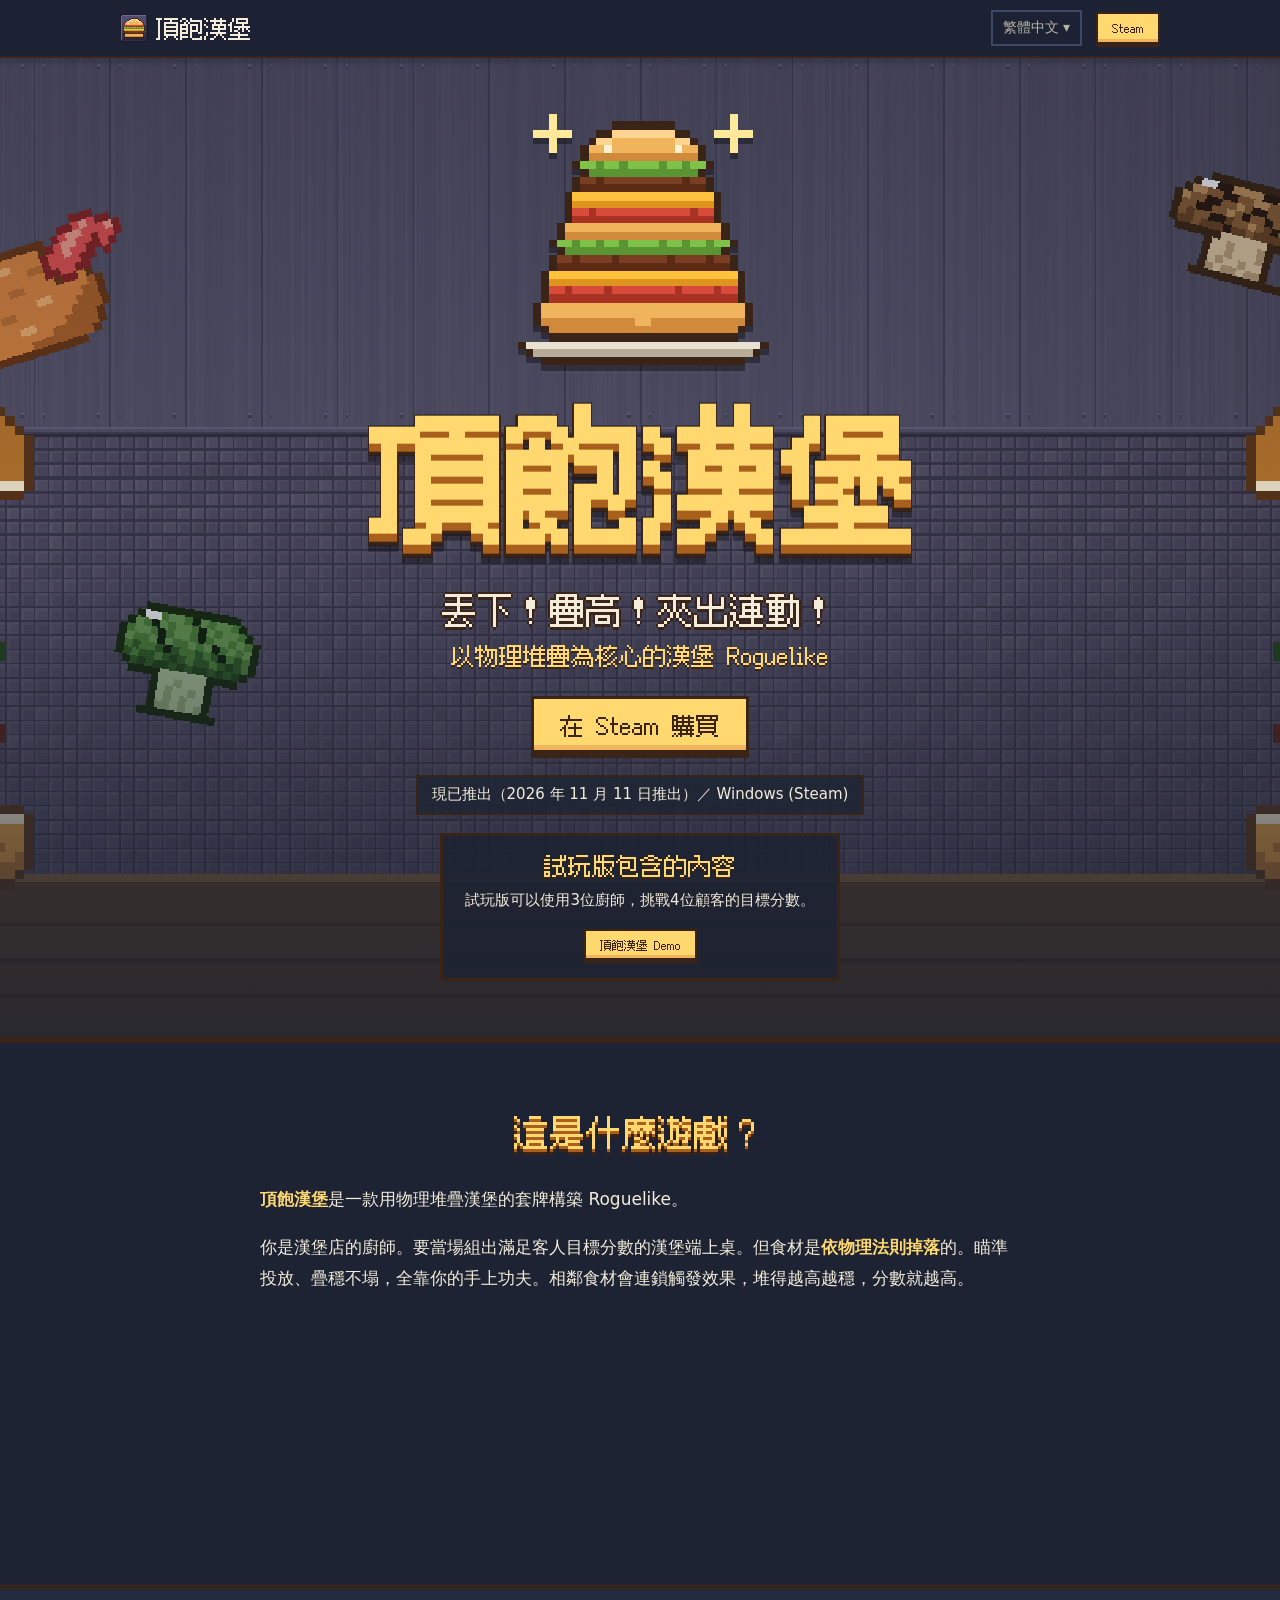
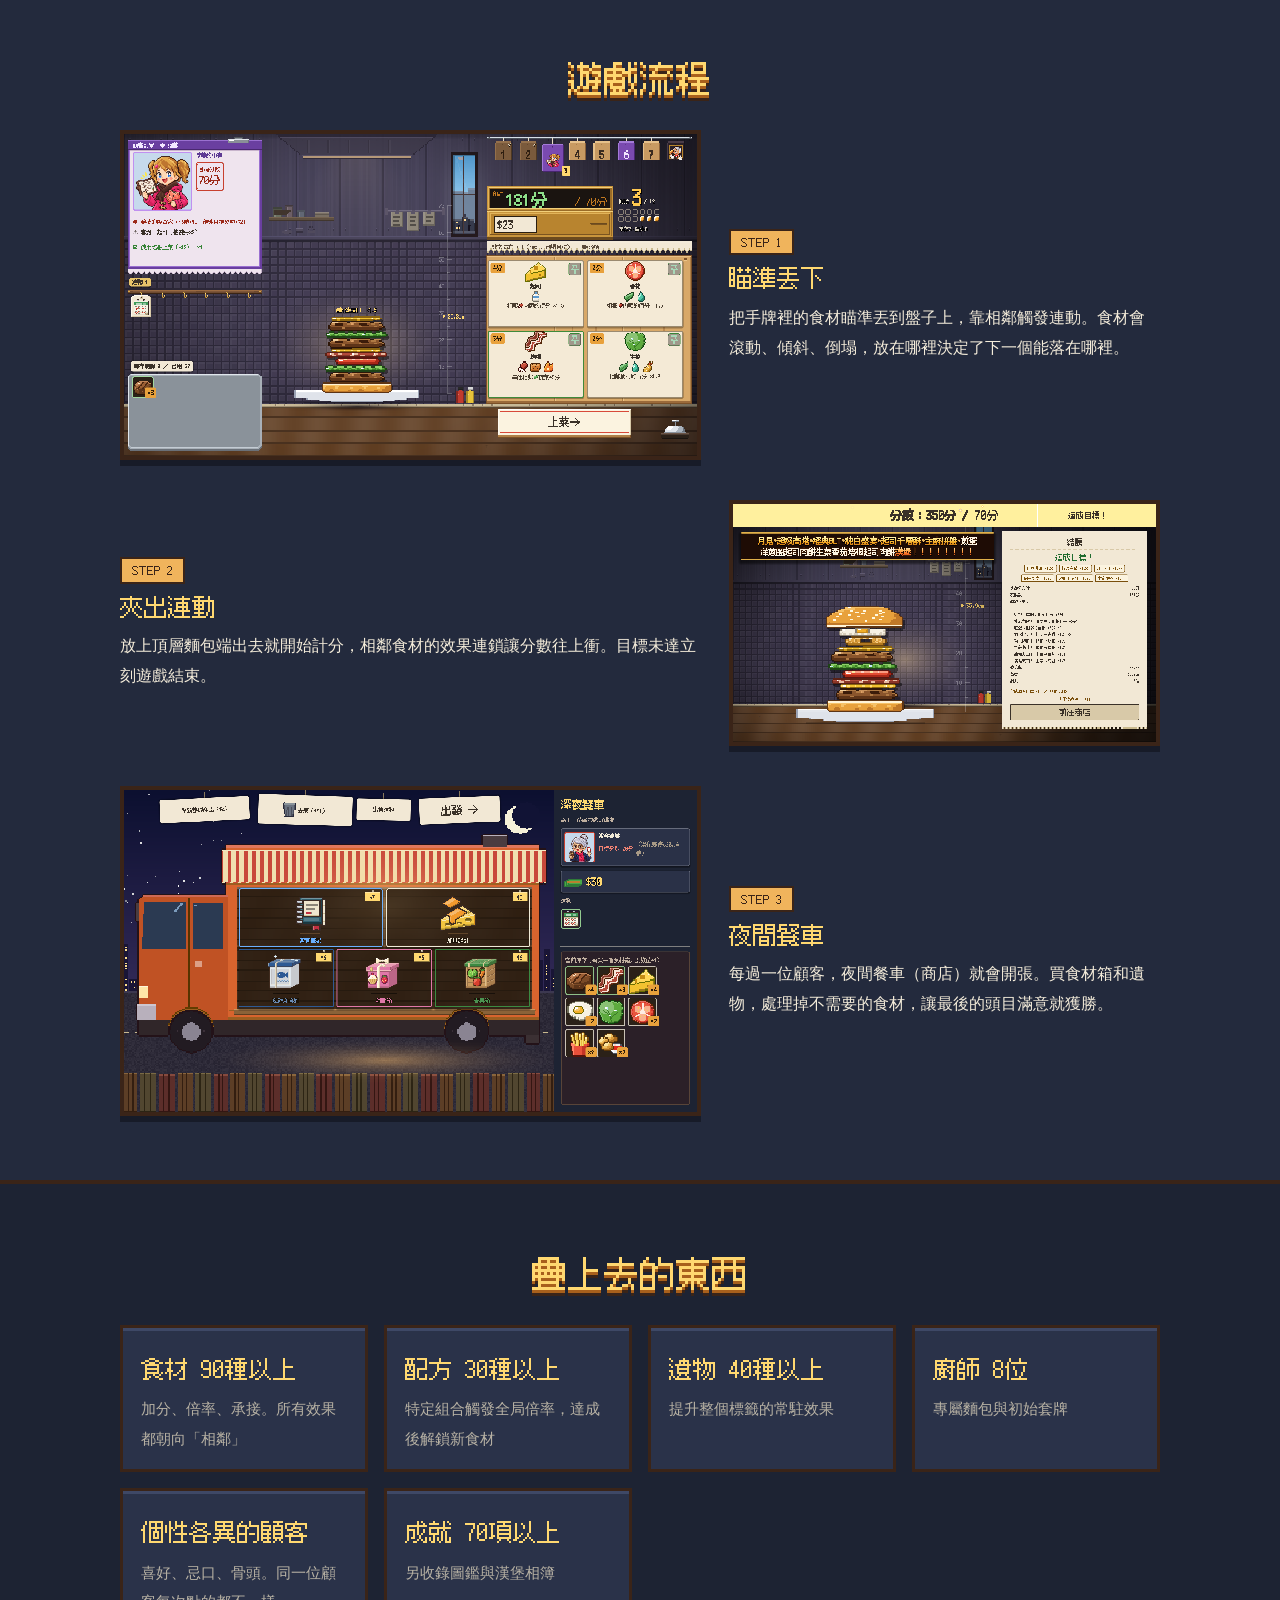
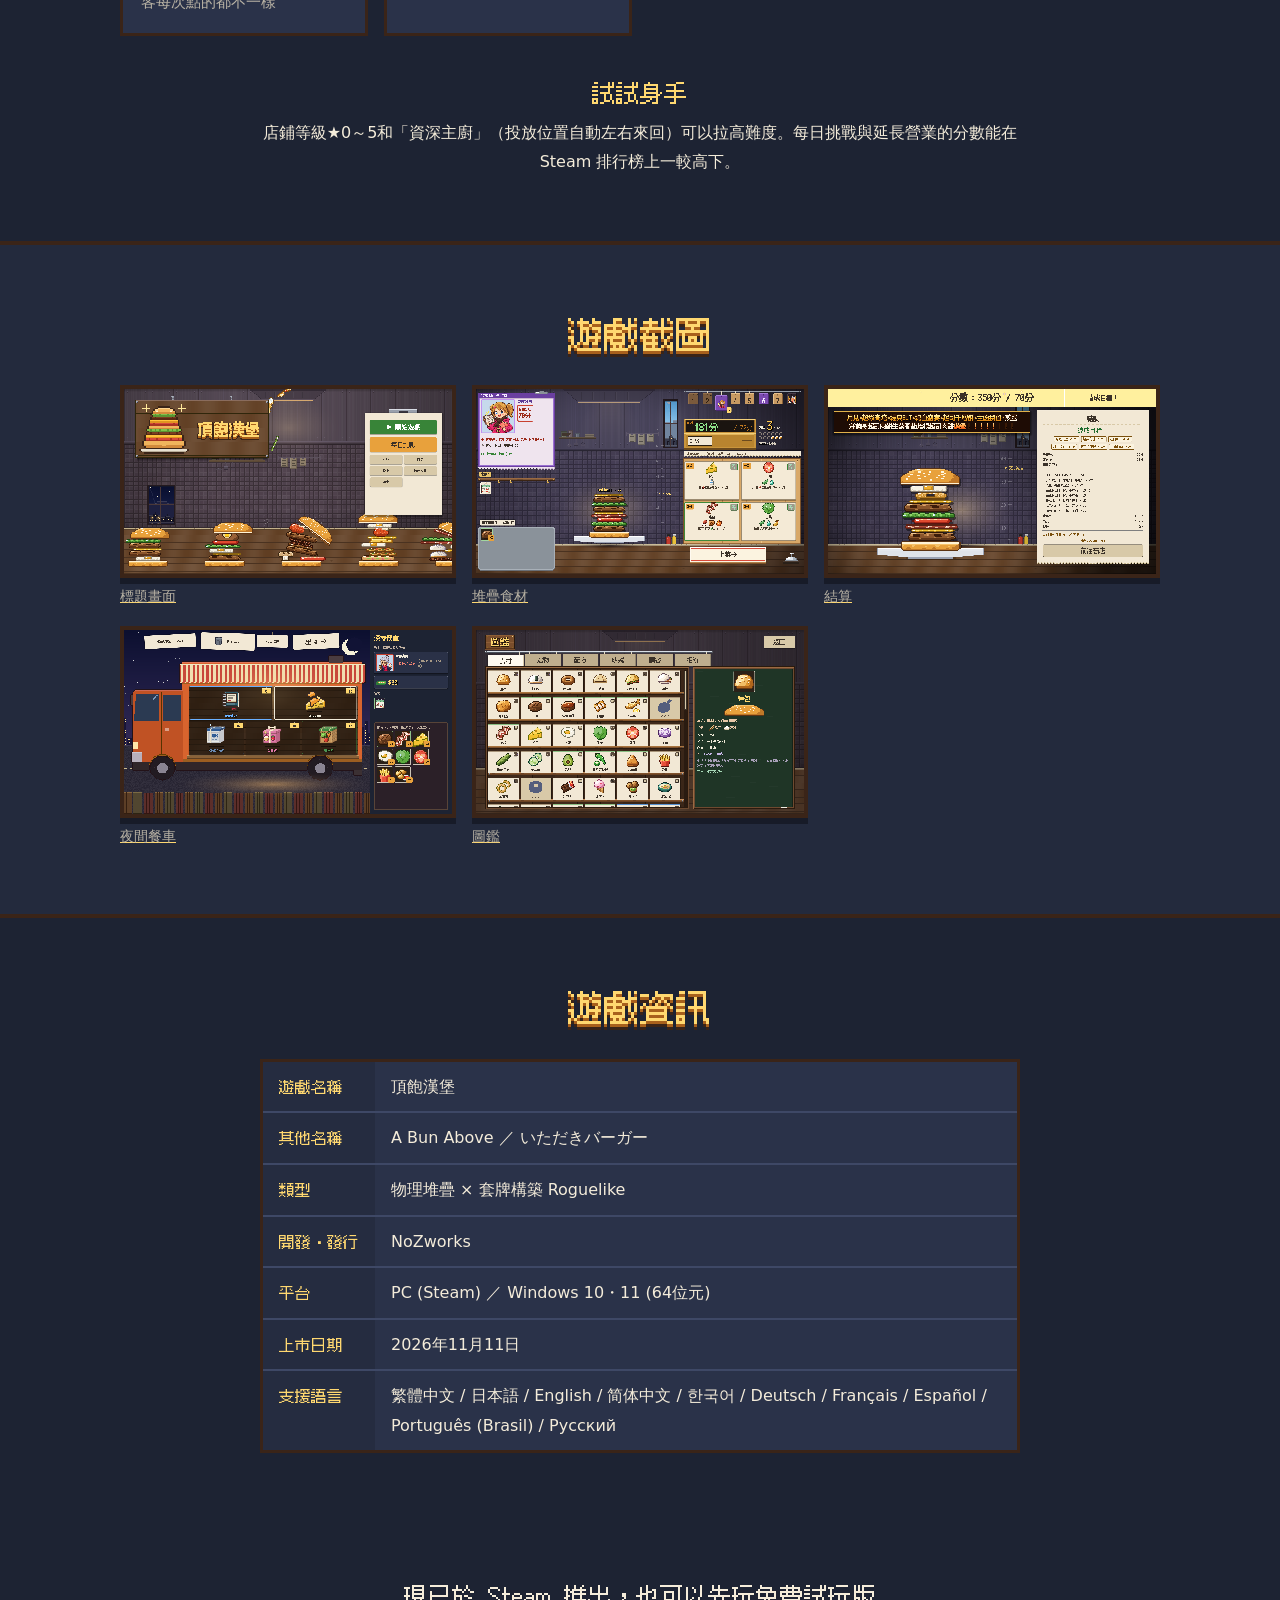
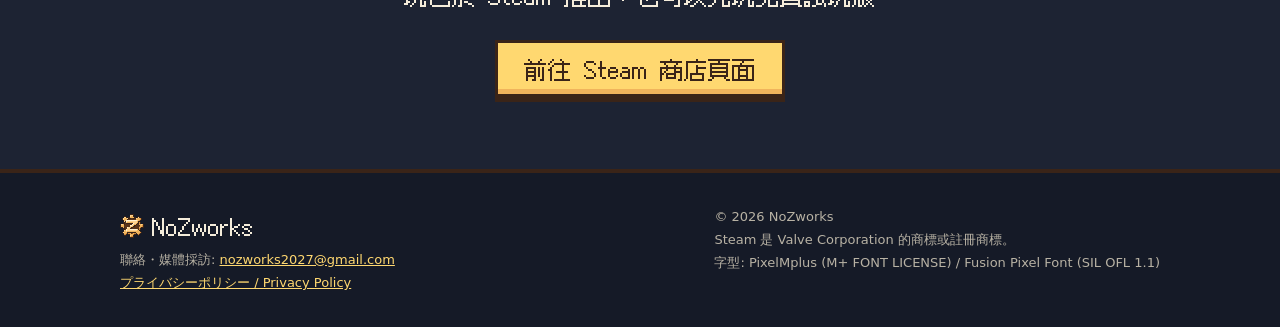
<file: zh-hant/index.html>
<!doctype html>
<html lang="zh-Hant">
<head>
<meta charset="utf-8">
<meta name="viewport" content="width=device-width, initial-scale=1">
<title>頂飽漢堡｜物理堆疊的漢堡 Roguelike【Steam】</title>
<meta name="description" content="《頂飽漢堡》是一款以物理堆疊食材的漢堡 Roguelike。靠相鄰食材的連動得分，疊得又高又穩，挑戰客人的目標分數。NoZworks 開發，現已於 Steam 推出。">
<link rel="canonical" href="https://kn1111.github.io/itadaki-burger/zh-hant/">
<link rel="alternate" hreflang="ja" href="https://kn1111.github.io/itadaki-burger/">
<link rel="alternate" hreflang="en" href="https://kn1111.github.io/itadaki-burger/en/">
<link rel="alternate" hreflang="zh-Hans" href="https://kn1111.github.io/itadaki-burger/zh-hans/">
<link rel="alternate" hreflang="zh-Hant" href="https://kn1111.github.io/itadaki-burger/zh-hant/">
<link rel="alternate" hreflang="ko" href="https://kn1111.github.io/itadaki-burger/ko/">
<link rel="alternate" hreflang="de" href="https://kn1111.github.io/itadaki-burger/de/">
<link rel="alternate" hreflang="fr" href="https://kn1111.github.io/itadaki-burger/fr/">
<link rel="alternate" hreflang="es" href="https://kn1111.github.io/itadaki-burger/es/">
<link rel="alternate" hreflang="pt-BR" href="https://kn1111.github.io/itadaki-burger/pt-br/">
<link rel="alternate" hreflang="ru" href="https://kn1111.github.io/itadaki-burger/ru/">
<link rel="alternate" hreflang="x-default" href="https://kn1111.github.io/itadaki-burger/en/">
<link rel="icon" type="image/png" sizes="32x32" href="../assets/icon-32.png">
<link rel="apple-touch-icon" href="../assets/icon-256.png">
<meta name="theme-color" content="#1d2333">

<meta property="og:type" content="website">
<meta property="og:site_name" content="頂飽漢堡">
<meta property="og:title" content="頂飽漢堡｜物理堆疊的漢堡 Roguelike">
<meta property="og:description" content="堆疊起來，別倒下，靠相鄰效應大量得分。以物理堆疊為核心的漢堡 Roguelike。現已於 Steam 推出。">
<meta property="og:url" content="https://kn1111.github.io/itadaki-burger/zh-hant/">
<meta property="og:image" content="https://kn1111.github.io/itadaki-burger/assets/og-zh-hant.png">
<meta property="og:locale" content="zh_TW">
<meta property="og:locale:alternate" content="ja_JP">
<meta property="og:locale:alternate" content="en_US">
<meta property="og:locale:alternate" content="zh_CN">
<meta property="og:locale:alternate" content="ko_KR">
<meta property="og:locale:alternate" content="de_DE">
<meta property="og:locale:alternate" content="fr_FR">
<meta property="og:locale:alternate" content="es_LA">
<meta property="og:locale:alternate" content="pt_BR">
<meta property="og:locale:alternate" content="ru_RU">
<meta name="twitter:card" content="summary_large_image">

<script type="application/ld+json">
{
  "@context": "https://schema.org",
  "@type": "VideoGame",
  "name": "頂飽漢堡",
  "alternateName": [
    "いただきバーガー",
    "Itadaki Burger",
    "A Bun Above",
    "顶饱汉堡",
    "탑버거",
    "Burger obenauf",
    "Un pain au-dessus",
    "Burger a Tope",
    "Pão nas Alturas",
    "Булка Что Надо"
  ],
  "url": "https://kn1111.github.io/itadaki-burger/zh-hant/",
  "image": "https://kn1111.github.io/itadaki-burger/assets/og-zh-hant.png",
  "description": "以物理堆疊為核心的漢堡 Roguelike。相鄰食材會連鎖觸發效果，堆得越高越穩，分數就越高。",
  "genre": [
    "Roguelike",
    "套牌構築",
    "物理益智",
    "料理"
  ],
  "gamePlatform": "PC",
  "operatingSystem": "Windows 10 / 11 (64位元)",
  "applicationCategory": "Game",
  "inLanguage": [
    "ja",
    "en",
    "zh-Hans",
    "zh-Hant",
    "ko",
    "de",
    "fr",
    "es",
    "pt-BR",
    "ru"
  ],
  "author": {
    "@type": "Organization",
    "name": "NoZworks"
  },
  "publisher": {
    "@type": "Organization",
    "name": "NoZworks"
  },
  "sameAs": [
    "https://store.steampowered.com/app/5161560/"
  ]
}
</script>
<link rel="stylesheet" href="../style.css">
</head>
<body>

<header class="site-header">
  <div class="wrap">
    <a class="brand" href="./"><img class="px" src="../assets/icon-32.png" alt="" width="28" height="28"><span class="brand-name">頂飽漢堡</span></a>
    <nav class="nav">
      <details class="langs">
        <summary aria-label="語言">繁體中文</summary>
        <ul>
          <li><a href="../" hreflang="ja" lang="ja">日本語</a></li>
          <li><a href="../en/" hreflang="en" lang="en">English</a></li>
          <li><a href="../zh-hans/" hreflang="zh-Hans" lang="zh-Hans">简体中文</a></li>
          <li><a href="../zh-hant/" hreflang="zh-Hant" lang="zh-Hant" aria-current="page">繁體中文</a></li>
          <li><a href="../ko/" hreflang="ko" lang="ko">한국어</a></li>
          <li><a href="../de/" hreflang="de" lang="de">Deutsch</a></li>
          <li><a href="../fr/" hreflang="fr" lang="fr">Français</a></li>
          <li><a href="../es/" hreflang="es" lang="es">Español</a></li>
          <li><a href="../pt-br/" hreflang="pt-BR" lang="pt-BR">Português (Brasil)</a></li>
          <li><a href="../ru/" hreflang="ru" lang="ru">Русский</a></li>
        </ul>
      </details>
      <a class="btn small" href="https://store.steampowered.com/app/5161560/?l=tchinese&utm_source=official_site&utm_medium=web&utm_campaign=site&utm_content=zh-Hant">Steam</a>
    </nav>
  </div>
</header>

<main>
  <div class="hero">
    <div class="wrap">
      <h1>
        <img class="logo px" src="../assets/logo-zh-hant.png" alt="頂飽漢堡">
      </h1>
      <p class="tagline">丟下！疊高！夾出連動！</p>
      <p class="alt-name">以物理堆疊為核心的漢堡 Roguelike</p>
      <a class="btn" href="https://store.steampowered.com/app/5161560/?l=tchinese&utm_source=official_site&utm_medium=web&utm_campaign=site&utm_content=zh-Hant">在 Steam 購買</a>
      <p class="release">現已推出（2026 年 11 月 11 日推出）／ Windows (Steam)</p>
      <div class="demo">
        <p class="fest" data-until="2026-10-26T17:00:00Z">Steam Next Fest</p>
        <p class="demo-h">試玩版包含的內容</p>
        <p class="demo-scope">試玩版可以使用3位廚師，挑戰4位顧客的目標分數。</p>
        <a class="btn small" href="https://store.steampowered.com/app/5194060/?l=tchinese&utm_source=official_site&utm_medium=web&utm_campaign=demo&utm_content=zh-Hant">頂飽漢堡 Demo</a>
      </div>
    </div>
  </div>

  <section id="about">
    <div class="wrap">
      <h2>這是什麼遊戲？</h2>
      <div class="lead">
        <p><strong>頂飽漢堡</strong>是一款用物理堆疊漢堡的套牌構築 Roguelike。</p>
        <p>你是漢堡店的廚師。要當場組出滿足客人目標分數的漢堡端上桌。但食材是<strong>依物理法則掉落</strong>的。瞄準投放、疊穩不塌，全靠你的手上功夫。相鄰食材會連鎖觸發效果，堆得越高越穩，分數就越高。</p>
      </div>
      <!-- trailer: embed the YouTube video here once it is uploaded
      <div class="trailer"><iframe src="https://www.youtube-nocookie.com/embed/VIDEO_ID" title="頂飽漢堡" allowfullscreen></iframe></div>
      -->
      <div class="steam-widget">
        <iframe src="https://store.steampowered.com/widget/5161560/?l=tchinese" title="頂飽漢堡 (Steam)" loading="lazy"></iframe>
      </div>
    </div>
  </section>

  <section id="flow" class="alt">
    <div class="wrap">
      <h2>遊戲流程</h2>
      <div class="steps">
        <div class="step">
          <img class="shot px" src="../assets/ss/zh-hant-2.png" width="1920" height="1080" loading="lazy" alt="把食材丟到盤子上堆疊的遊戲畫面">
          <div>
            <span class="num">STEP 1</span>
            <h3>瞄準丟下</h3>
            <p>把手牌裡的食材瞄準丟到盤子上，靠相鄰觸發連動。食材會滾動、傾斜、倒塌，放在哪裡決定了下一個能落在哪裡。</p>
          </div>
        </div>
        <div class="step">
          <img class="shot px" src="../assets/ss/zh-hant-3.png" width="1920" height="1080" loading="lazy" alt="顧客結算畫面">
          <div>
            <span class="num">STEP 2</span>
            <h3>夾出連動</h3>
            <p>放上頂層麵包端出去就開始計分，相鄰食材的效果連鎖讓分數往上衝。目標未達立刻遊戲結束。</p>
          </div>
        </div>
        <div class="step">
          <img class="shot px" src="../assets/ss/zh-hant-4.png" width="1920" height="1080" loading="lazy" alt="夜間餐車的商店畫面">
          <div>
            <span class="num">STEP 3</span>
            <h3>夜間餐車</h3>
            <p>每過一位顧客，夜間餐車（商店）就會開張。買食材箱和遺物，處理掉不需要的食材，讓最後的頭目滿意就獲勝。</p>
          </div>
        </div>
      </div>
    </div>
  </section>

  <section id="features">
    <div class="wrap">
      <h2>疊上去的東西</h2>
      <ul class="features">
        <li><b>食材 90種以上</b><span>加分、倍率、承接。所有效果都朝向「相鄰」</span></li>
        <li><b>配方 30種以上</b><span>特定組合觸發全局倍率，達成後解鎖新食材</span></li>
        <li><b>遺物 40種以上</b><span>提升整個標籤的常駐效果</span></li>
        <li><b>廚師 8位</b><span>專屬麵包與初始套牌</span></li>
        <li><b>個性各異的顧客</b><span>喜好、忌口、骨頭。同一位顧客每次點的都不一樣</span></li>
        <li><b>成就 70項以上</b><span>另收錄圖鑑與漢堡相簿</span></li>
      </ul>
      <div class="challenge">
        <h3>試試身手</h3>
        <p>店鋪等級★0～5和「資深主廚」（投放位置自動左右來回）可以拉高難度。每日挑戰與延長營業的分數能在 Steam 排行榜上一較高下。</p>
      </div>
    </div>
  </section>

  <section id="screenshots" class="alt">
    <div class="wrap">
      <h2>遊戲截圖</h2>
      <div class="gallery">
        <a href="../assets/ss/zh-hant-1.png"><figure><img class="shot px" src="../assets/ss/zh-hant-1.png" width="1920" height="1080" loading="lazy" alt="頂飽漢堡的標題畫面"><figcaption>標題畫面</figcaption></figure></a>
        <a href="../assets/ss/zh-hant-2.png"><figure><img class="shot px" src="../assets/ss/zh-hant-2.png" width="1920" height="1080" loading="lazy" alt="把食材堆疊在盤子上的遊戲畫面"><figcaption>堆疊食材</figcaption></figure></a>
        <a href="../assets/ss/zh-hant-3.png"><figure><img class="shot px" src="../assets/ss/zh-hant-3.png" width="1920" height="1080" loading="lazy" alt="顧客結算畫面"><figcaption>結算</figcaption></figure></a>
        <a href="../assets/ss/zh-hant-4.png"><figure><img class="shot px" src="../assets/ss/zh-hant-4.png" width="1920" height="1080" loading="lazy" alt="夜間餐車的商店畫面"><figcaption>夜間餐車</figcaption></figure></a>
        <a href="../assets/ss/zh-hant-5.png"><figure><img class="shot px" src="../assets/ss/zh-hant-5.png" width="1920" height="1080" loading="lazy" alt="食材圖鑑畫面"><figcaption>圖鑑</figcaption></figure></a>
      </div>
    </div>
  </section>

  <section id="info">
    <div class="wrap">
      <h2>遊戲資訊</h2>
      <dl class="facts">
        <dt>遊戲名稱</dt><dd>頂飽漢堡</dd>
        <dt>其他名稱</dt><dd><span lang="en">A Bun Above</span> ／ <span lang="ja">いただきバーガー</span></dd>
        <dt>類型</dt><dd>物理堆疊 × 套牌構築 Roguelike</dd>
        <dt>開發・發行</dt><dd>NoZworks</dd>
        <dt>平台</dt><dd>PC (Steam) ／ Windows 10・11 (64位元)</dd>
        <dt>上市日期</dt><dd>2026年11月11日</dd>
        <dt>支援語言</dt><dd>繁體中文 / 日本語 / English / 简体中文 / 한국어 / Deutsch / Français / Español / Português (Brasil) / Русский</dd>
      </dl>
    </div>
  </section>

  <div class="cta-bottom">
    <p>現已於 Steam 推出，也可以先玩免費試玩版</p>
    <a class="btn" href="https://store.steampowered.com/app/5161560/?l=tchinese&utm_source=official_site&utm_medium=web&utm_campaign=site&utm_content=zh-Hant">前往 Steam 商店頁面</a>
  </div>
</main>

<footer class="site-footer">
  <div class="wrap">
    <div>
      <p class="maker"><img class="px" src="../assets/nozworks-gear.png" alt="" width="24" height="24">NoZworks</p>
      <p>聯絡・媒體採訪: <a href="mailto:nozworks2027@gmail.com">nozworks2027@gmail.com</a></p>
      <p><a href="../privacy/">プライバシーポリシー / Privacy Policy</a></p>
    </div>
    <div>
      <p>&copy; 2026 NoZworks</p>
      <p>Steam 是 Valve Corporation 的商標或註冊商標。</p>
      <p>字型: PixelMplus (M+ FONT LICENSE) / Fusion Pixel Font (SIL OFL 1.1)</p>
    </div>
  </div>
</footer>

<script>document.querySelectorAll("[data-until]").forEach(function (e) { if (Date.now() > Date.parse(e.dataset.until)) e.remove(); });</script>
</body>
</html>
</file>
<file: style.css>
/* いただきバーガー 公式サイト — 1 枚の CSS を ja / en で共有する */

@font-face {
  font-family: "PixelMplus";
  src: url("fonts/pixelmplus12-subset.woff2") format("woff2"),
       url("fonts/pixelmplus12-subset.woff") format("woff");
  font-display: swap;
}
@font-face { font-family: "FusionPixelSC"; src: url("fonts/fusion-sc-subset.woff2") format("woff2"); font-display: swap; }
@font-face { font-family: "FusionPixelTC"; src: url("fonts/fusion-tc-subset.woff2") format("woff2"); font-display: swap; }
@font-face { font-family: "FusionPixelKO"; src: url("fonts/fusion-ko-subset.woff2") format("woff2"); font-display: swap; }

:root {
  --bg: #1d2333;
  --bg2: #232a3d;
  --panel: #2a3249;
  --line: #3e4866;
  --ink: #f4ecda;
  --mute: #b8b2a4;
  --gold: #ffd870;
  --brass: #f0b45c;
  --brown: #a8601c;
  --dark: #3a2418;
  --wood: #5a3c22;
  --pixel: "PixelMplus", "Hiragino Sans", "Noto Sans JP", "Yu Gothic UI", Meiryo, sans-serif;
  --text: system-ui, -apple-system, "Hiragino Sans", "Noto Sans JP", "Yu Gothic UI", Meiryo, sans-serif;
}

/* 見出しのドットフォントは言語で替える (ゲームと同じ: 中韓は Fusion Pixel、ロシア語は普通の書体) */
html[lang="zh-Hans"] {
  --pixel: "FusionPixelSC", "Microsoft YaHei", "PingFang SC", "Noto Sans SC", sans-serif;
  --text: system-ui, -apple-system, "Microsoft YaHei", "PingFang SC", "Noto Sans SC", sans-serif;
}
html[lang="zh-Hant"] {
  --pixel: "FusionPixelTC", "Microsoft JhengHei", "PingFang TC", "Noto Sans TC", sans-serif;
  --text: system-ui, -apple-system, "Microsoft JhengHei", "PingFang TC", "Noto Sans TC", sans-serif;
}
html[lang="ko"] {
  --pixel: "FusionPixelKO", "Malgun Gothic", "Apple SD Gothic Neo", "Noto Sans KR", sans-serif;
  --text: system-ui, -apple-system, "Malgun Gothic", "Apple SD Gothic Neo", "Noto Sans KR", sans-serif;
}
html[lang="ko"] { word-break: keep-all; }
html[lang="ru"] { --pixel: system-ui, -apple-system, "Segoe UI", Roboto, sans-serif; }
html[lang="ru"] h2, html[lang="ru"] h3, html[lang="ru"] .tagline, html[lang="ru"] .btn,
html[lang="ru"] .features b, html[lang="ru"] .brand, html[lang="ru"] .demo-h { font-weight: 700; }

* { box-sizing: border-box; }

html { scroll-behavior: smooth; }

body {
  margin: 0;
  background: var(--bg);
  color: var(--ink);
  font-family: var(--text);
  font-size: 16px;
  line-height: 1.85;
  -webkit-text-size-adjust: 100%;
}

img { max-width: 100%; height: auto; display: block; }
.px { image-rendering: pixelated; image-rendering: crisp-edges; }
a { color: var(--gold); }

.wrap { max-width: 1080px; margin: 0 auto; padding-inline: 20px; }

.sr {
  position: absolute; width: 1px; height: 1px; overflow: hidden;
  clip: rect(0 0 0 0); white-space: nowrap;
}

/* ---------- ヘッダー ---------- */

.site-header {
  position: sticky; top: 0; z-index: 10;
  background: rgba(29, 35, 51, 0.92);
  backdrop-filter: blur(6px);
  border-bottom: 2px solid var(--dark);
}
.site-header .wrap {
  display: flex; align-items: center; justify-content: space-between;
  gap: 12px; min-height: 56px;
}
.brand {
  display: flex; align-items: center; gap: 8px;
  color: var(--ink); text-decoration: none;
  font-family: var(--pixel); font-size: 24px;
}
.brand img { width: 28px; height: 28px; }
.nav { display: flex; align-items: center; gap: 14px; font-family: var(--pixel); }
.nav a { text-decoration: none; }

/* 言語メニュー (JS なし、details で開閉) */
.langs { position: relative; font-family: var(--text); font-size: 14px; }
.langs summary {
  list-style: none; cursor: pointer; white-space: nowrap;
  color: var(--mute); padding: 3px 10px; border: 2px solid var(--line);
}
.langs summary::-webkit-details-marker { display: none; }
.langs summary::after { content: " ▾"; }
.langs summary:hover, .langs[open] summary { color: var(--ink); border-color: var(--mute); }
.langs ul {
  position: absolute; right: 0; top: calc(100% + 8px); z-index: 20;
  margin: 0; padding: 6px 0; list-style: none; min-width: 190px;
  background: var(--panel); border: 3px solid var(--dark); box-shadow: 0 6px 0 rgba(0,0,0,0.35);
}
.langs li a { display: block; padding: 5px 16px; color: var(--ink); text-decoration: none; line-height: 1.5; }
.langs li a:hover { background: var(--line); }
.langs li a[aria-current] { color: var(--gold); }

/* ---------- ボタン ---------- */

.btn {
  display: inline-block;
  font-family: var(--pixel);
  font-size: 24px; line-height: 1.2;
  padding: 12px 26px 10px;
  color: var(--dark);
  background: var(--gold);
  text-decoration: none;
  border: 3px solid var(--dark);
  box-shadow: inset 0 -5px 0 var(--brass), 0 5px 0 var(--dark);
  transition: transform 0.08s, box-shadow 0.08s;
}
.btn:hover { transform: translateY(2px); box-shadow: inset 0 -5px 0 var(--brass), 0 3px 0 var(--dark); }
.btn:active { transform: translateY(5px); box-shadow: inset 0 -3px 0 var(--brass), 0 0 0 var(--dark); }
.btn.small { font-size: 12px; padding: 7px 14px 6px; border-width: 2px; box-shadow: inset 0 -3px 0 var(--brass), 0 3px 0 var(--dark); }

/* ---------- ヒーロー ---------- */

.hero {
  position: relative;
  background: var(--bg2) url("assets/hero.png") center bottom / cover no-repeat;
  image-rendering: pixelated;
  border-bottom: 6px solid var(--dark);
}
.hero::after {
  content: ""; position: absolute; inset: 0;
  background: linear-gradient(180deg, rgba(29,35,51,0.35) 0%, rgba(29,35,51,0.15) 45%, rgba(29,35,51,0.8) 100%);
  pointer-events: none;
}
.hero .wrap {
  position: relative; z-index: 1;
  display: flex; flex-direction: column; align-items: center; text-align: center;
  padding-block: 48px 56px;
}
.hero h1 { margin: 0; }
.hero .logo { width: min(560px, 86vw); filter: drop-shadow(0 6px 0 rgba(0,0,0,0.35)); }
.tagline {
  margin: 18px 0 4px;
  font-family: var(--pixel); font-size: 36px; line-height: 1.4;
  color: var(--ink);
  text-shadow: 0 3px 0 var(--dark), 2px 0 0 var(--dark), -2px 0 0 var(--dark), 0 -2px 0 var(--dark);
}
.alt-name { margin: 0 0 24px; font-family: var(--pixel); font-size: 24px; line-height: 1.4; color: var(--gold); text-shadow: 0 2px 0 var(--dark); }
.release {
  margin: 22px 0 0; font-size: 15px; color: var(--ink);
  background: rgba(29,35,51,0.8); padding: 4px 14px; border: 2px solid var(--dark);
}

/* 体験版の案内 (2026-10-20)。発売日の行の下に置く */
.demo {
  margin: 18px 0 0; padding: 14px 22px 18px; max-width: 560px;
  background: rgba(29,35,51,0.88); border: 3px solid var(--dark);
  display: flex; flex-direction: column; align-items: center; gap: 6px;
}
.demo p { margin: 0; }
.demo .fest {
  font-family: var(--pixel); font-size: 12px; letter-spacing: 0.05em;
  color: var(--dark); background: var(--brass); padding: 2px 10px;
}
.demo-h { font-family: var(--pixel); font-size: 24px; line-height: 1.3; color: var(--gold); text-shadow: 0 2px 0 var(--dark); }
.demo-scope { font-size: 15px; color: var(--ink); }
.demo .btn { margin-top: 8px; }

/* ---------- セクション共通 ---------- */

section { padding-block: 64px; }
section.alt { background: var(--bg2); border-block: 4px solid var(--dark); }

h2 {
  margin: 0 0 28px;
  font-family: var(--pixel); font-weight: normal;
  font-size: 36px; line-height: 1.35;
  color: var(--gold);
  text-shadow: 0 3px 0 var(--brown), 0 6px 0 var(--dark);
  text-align: center;
}
h3 { margin: 0 0 8px; font-family: var(--pixel); font-weight: normal; font-size: 24px; line-height: 1.4; color: var(--gold); }

.lead { max-width: 760px; margin: 0 auto; font-size: 17px; }
.lead p { margin: 0 0 1em; }
.lead strong { color: var(--gold); }

/* ---------- Steam ウィジェット ---------- */

.steam-widget { max-width: 646px; margin: 36px auto 0; }
.steam-widget iframe { display: block; width: 100%; height: 190px; border: 0; }
@media (max-width: 680px) { .steam-widget { display: none; } }

/* ---------- 遊びの流れ ---------- */

.steps { display: grid; gap: 40px; }
.step {
  display: grid; grid-template-columns: 1.35fr 1fr; gap: 28px; align-items: center;
}
.step:nth-child(even) .shot { order: 2; }
.shot { border: 4px solid var(--dark); box-shadow: 0 6px 0 rgba(0,0,0,0.35); background: var(--dark); }
.step .num {
  display: inline-block; margin-bottom: 6px;
  font-family: var(--pixel); font-size: 12px; color: var(--dark);
  background: var(--brass); padding: 0 10px; border: 2px solid var(--dark);
}
.step p { margin: 0; }
@media (max-width: 760px) {
  .step { grid-template-columns: 1fr; gap: 14px; }
  .step:nth-child(even) .shot { order: 0; }
}

/* ---------- 積み上げるもの ---------- */

.features {
  list-style: none; margin: 0; padding: 0;
  display: grid; grid-template-columns: repeat(auto-fit, minmax(230px, 1fr)); gap: 16px;
}
.features li {
  background: var(--panel); border: 3px solid var(--dark);
  box-shadow: inset 0 3px 0 var(--line); padding: 18px 18px 16px;
}
.features b { display: block; font-family: var(--pixel); font-weight: normal; font-size: 24px; color: var(--gold); margin-bottom: 4px; }
.features span { color: var(--mute); font-size: 15px; line-height: 1.7; }

.challenge { max-width: 760px; margin: 40px auto 0; text-align: center; }
.challenge p { margin: 0; }

/* ---------- スクリーンショット ---------- */

.gallery { display: grid; grid-template-columns: repeat(auto-fit, minmax(300px, 1fr)); gap: 16px; }
.gallery a { display: block; }
.gallery figure { margin: 0; }
.gallery figcaption { margin-top: 6px; font-size: 14px; color: var(--mute); }

/* ---------- ゲーム情報 ---------- */

.facts {
  max-width: 760px; margin: 0 auto;
  display: grid; grid-template-columns: max-content 1fr;
  border: 3px solid var(--dark); background: var(--panel);
}
.facts dt, .facts dd { margin: 0; padding: 10px 16px; border-bottom: 2px solid var(--line); }
.facts dt { font-family: var(--pixel); color: var(--gold); background: rgba(0,0,0,0.12); }
.facts dt:last-of-type, .facts dd:last-of-type { border-bottom: 0; }
@media (max-width: 520px) {
  .facts { grid-template-columns: 1fr; }
  .facts dt { border-bottom: 0; padding-bottom: 0; background: none; }
}

.cta-bottom { text-align: center; padding-block: 56px 72px; }
.cta-bottom p { margin: 0 0 22px; font-family: var(--pixel); font-size: 24px; }

@media (max-width: 560px) {
  .brand-name { display: none; }  /* 長い名前は折れる。すぐ下にロゴがあるのでアイコンだけにする */
  h2, .tagline { font-size: 24px; }
  .btn, .brand { font-size: 18px; }
  .alt-name { font-size: 16px; }
  .demo-h { font-size: 18px; }
}

/* ---------- フッター ---------- */

.site-footer {
  background: #151a27; border-top: 4px solid var(--dark);
  padding-block: 32px; font-size: 13px; color: var(--mute); line-height: 1.8;
}
.site-footer .wrap { display: flex; flex-wrap: wrap; justify-content: space-between; gap: 18px; }
.site-footer p { margin: 0; }
.site-footer .maker { display: flex; align-items: center; gap: 8px; font-family: var(--pixel); font-size: 24px; color: var(--ink); }
.site-footer .maker img { width: 24px; height: 24px; }
</file>
